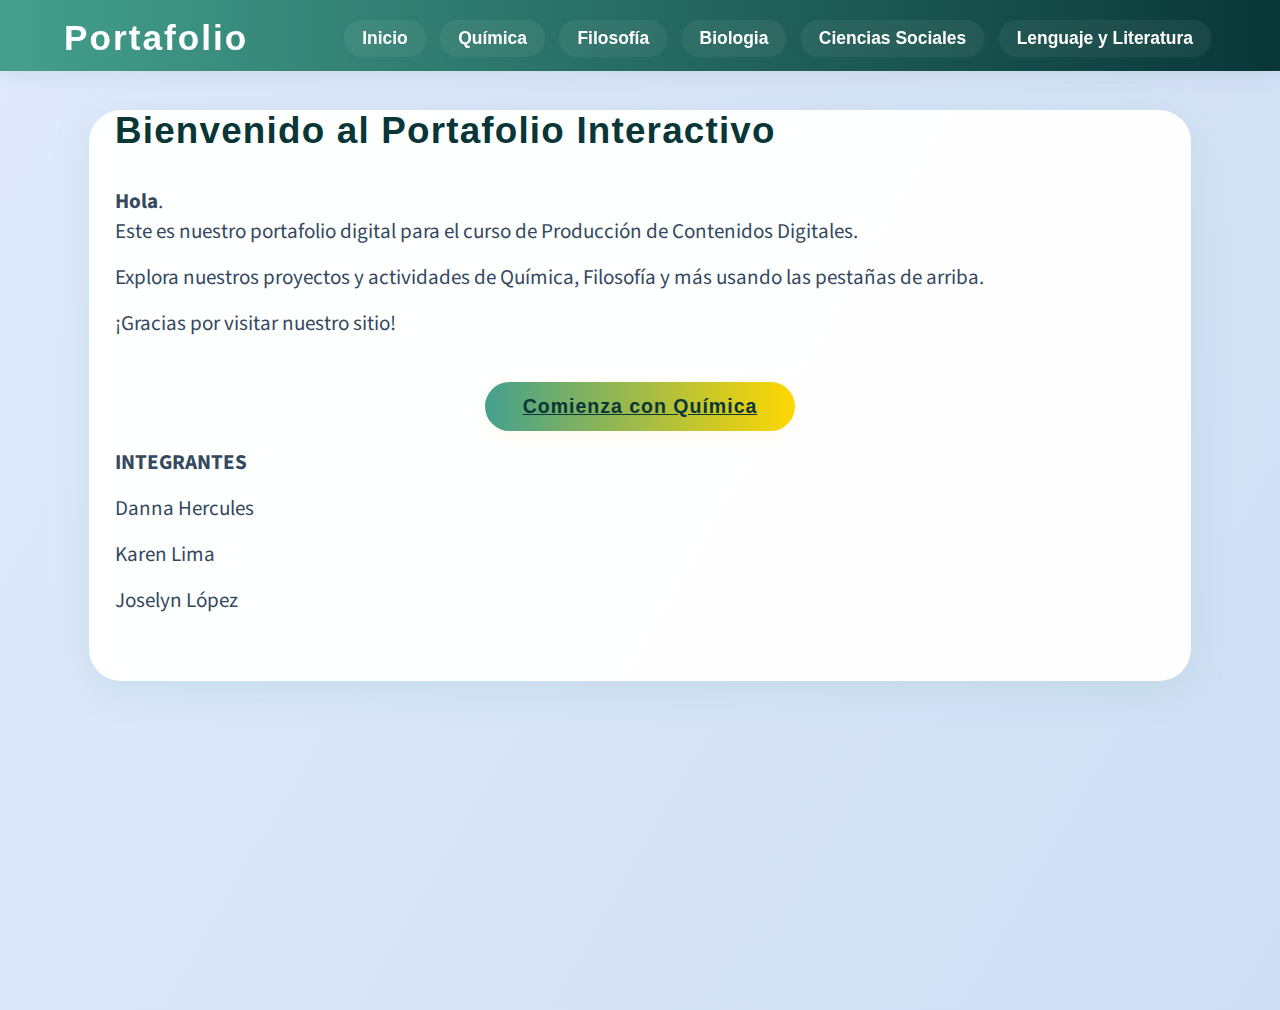
<file: index.html>
<!DOCTYPE html>
<html lang="es">
<head>
  <meta charset="UTF-8">
  <title>Portafolio Interactivo</title>
  <link rel="stylesheet" href="styles.css">
</head>
<body>
  <header class="banner">
    <h1>Portafolio</h1>

    <nav>
      <a href="index.html">Inicio</a>
      <a href="pagina2.html">Química</a>
      <a href="pagina3.html">Filosofía</a>
      <a href="pagina4.html">Biologia</a>
      <a href="pagina5.html">Ciencias Sociales</a>
      <a href="pagina6.html">Lenguaje y Literatura</a>
    </nav>
  </header>
  <main>
    <h2>Bienvenido al Portafolio Interactivo</h2>
    <p><strong>Hola</strong>.<br>
    Este es nuestro portafolio digital para el curso de Producción de Contenidos Digitales.</p>
    <p>Explora nuestros proyectos y actividades de Química, Filosofía y más usando las pestañas de arriba.</p>
    <p>¡Gracias por visitar nuestro sitio!</p>
    <a class="cta-btn" href="pagina2.html">Comienza con Química</a>
    <p><b>INTEGRANTES</b></p>
    <p>Danna Hercules</p>
    <p>Karen Lima</p>
    <p>Joselyn López</p>
  </main>
</body>
</html>
</file>
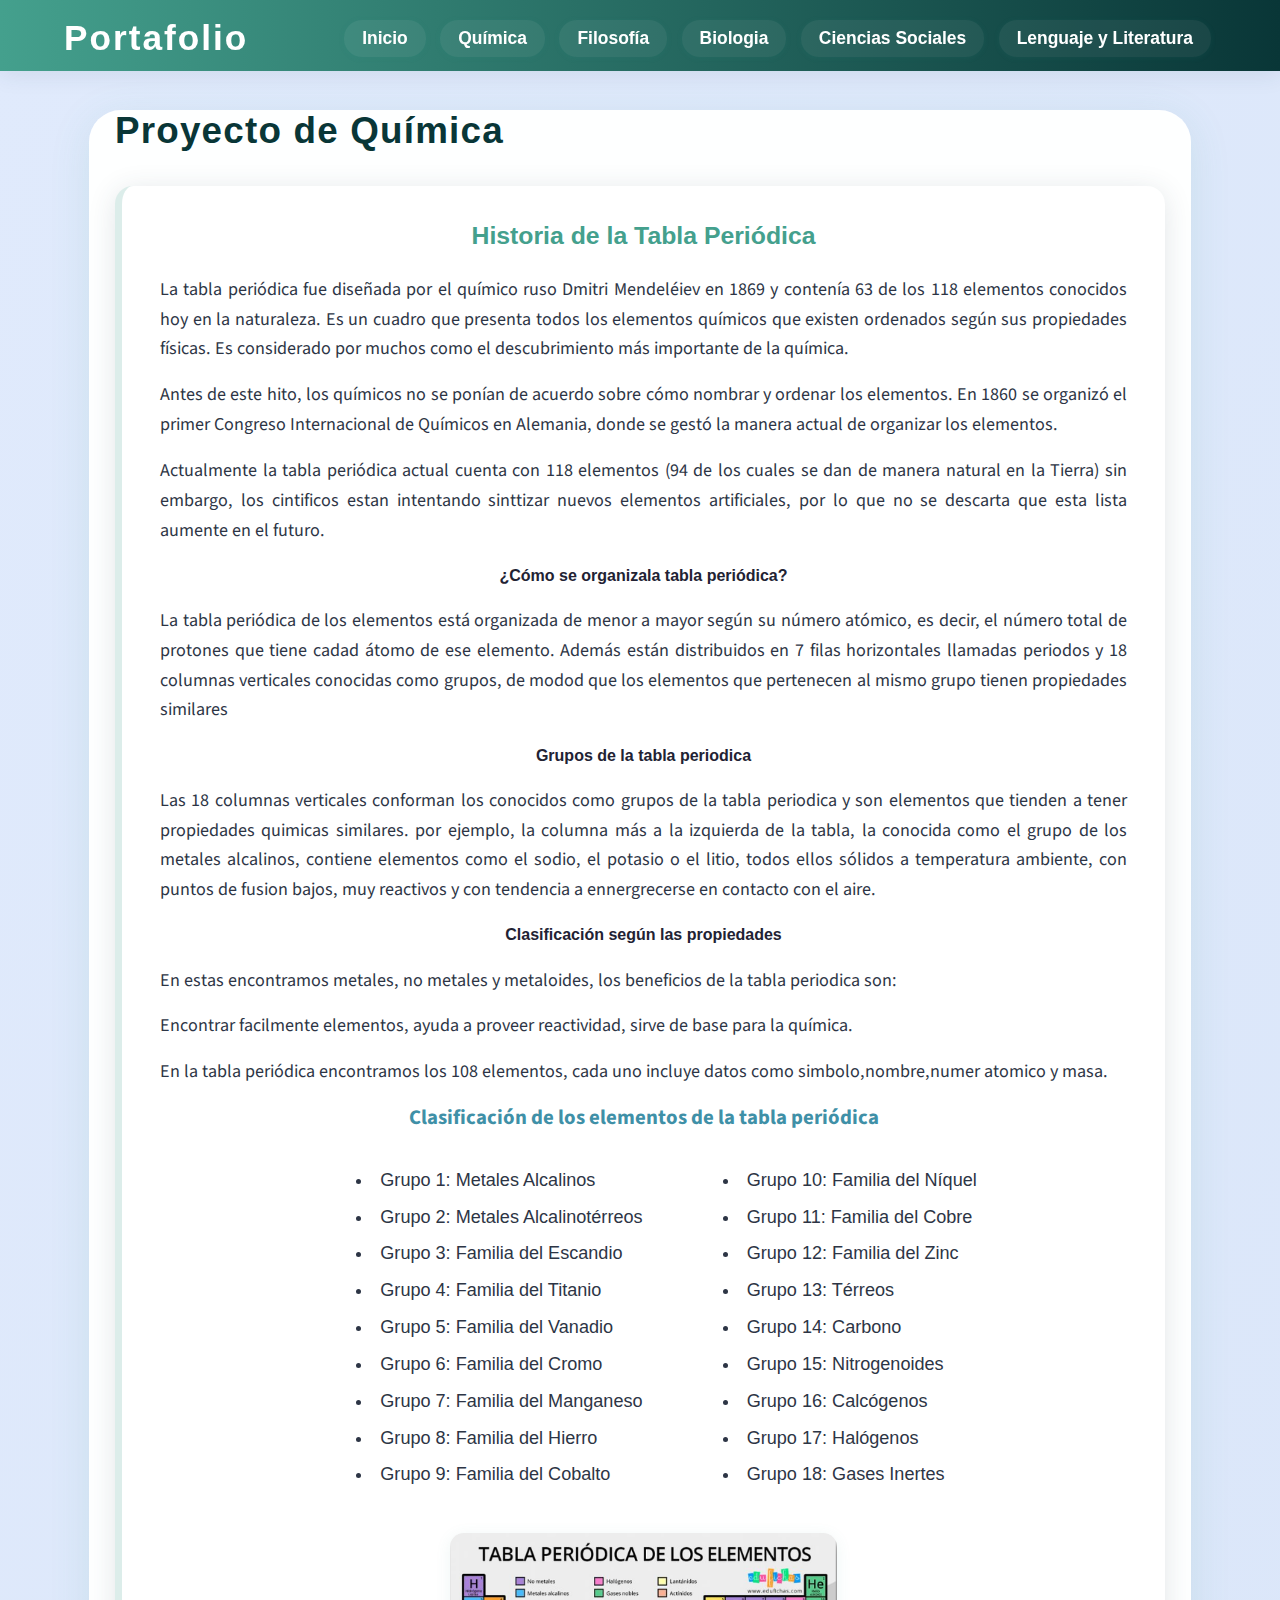
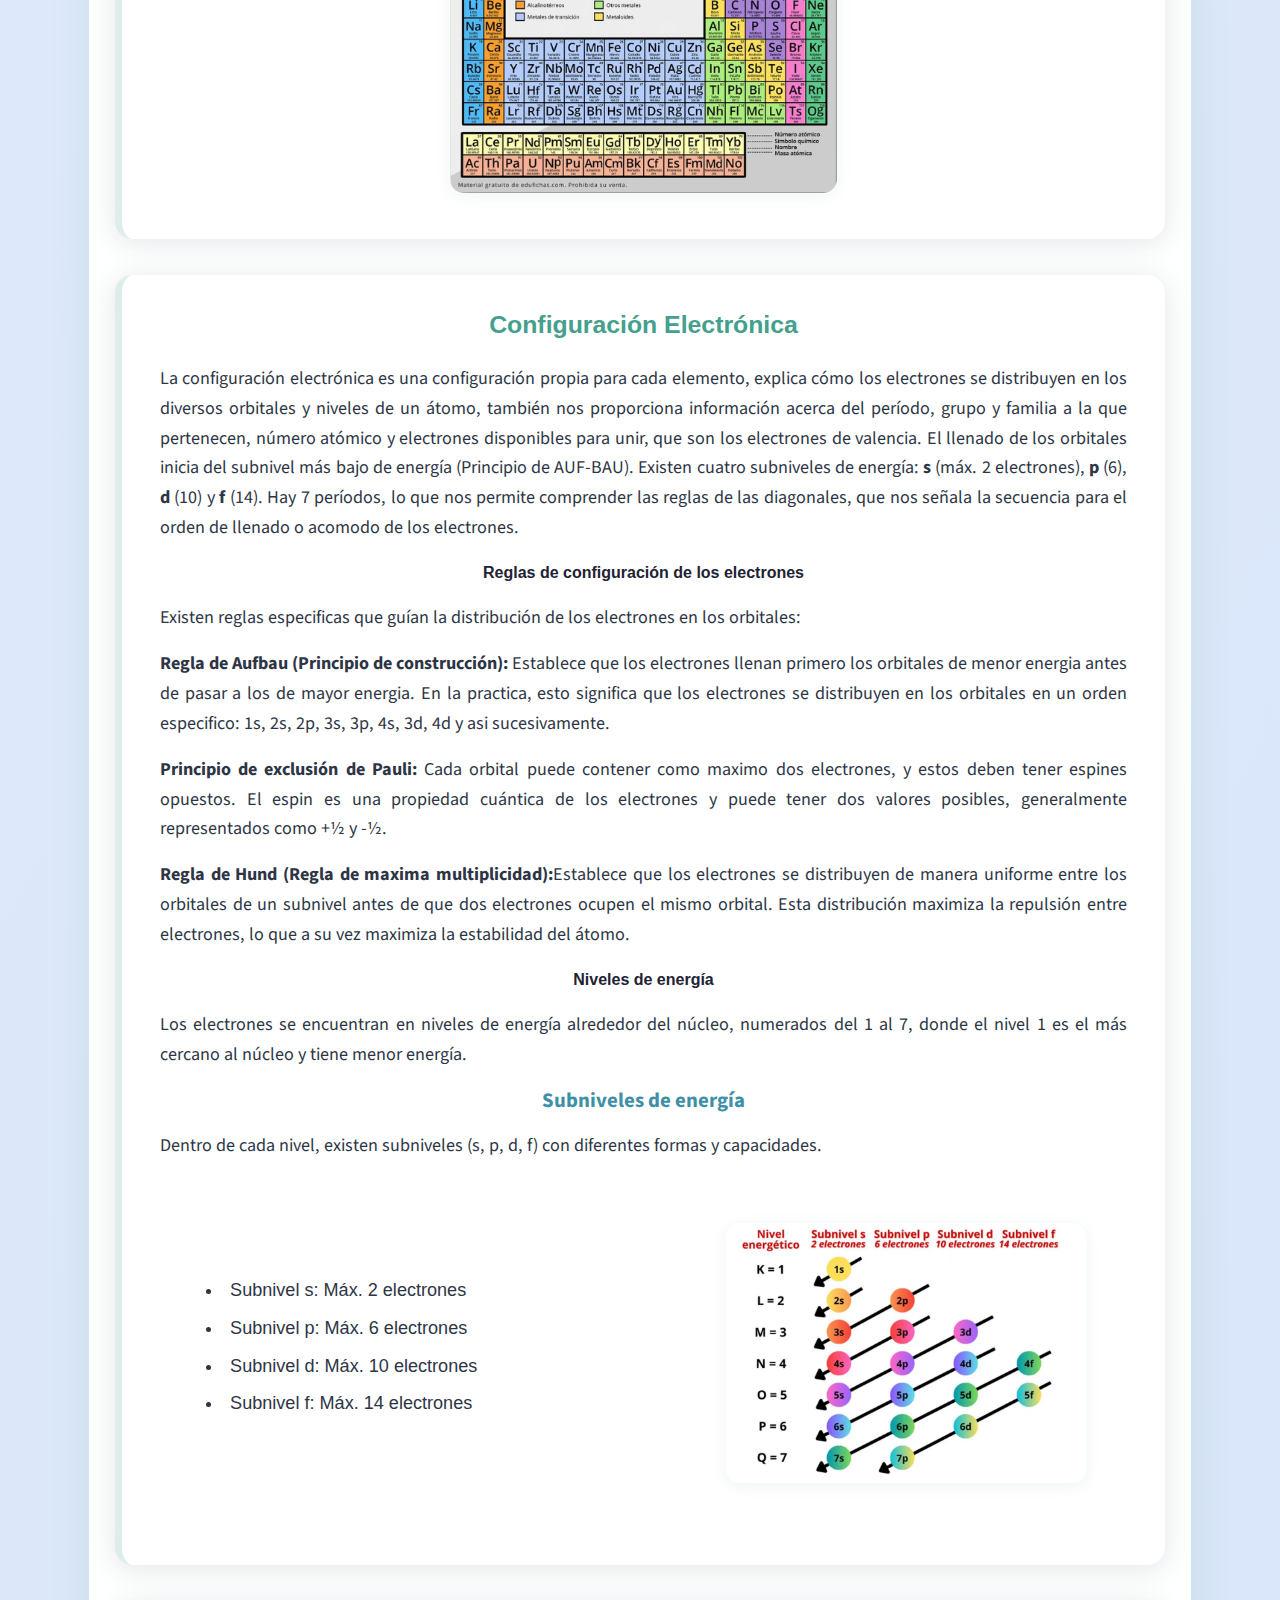
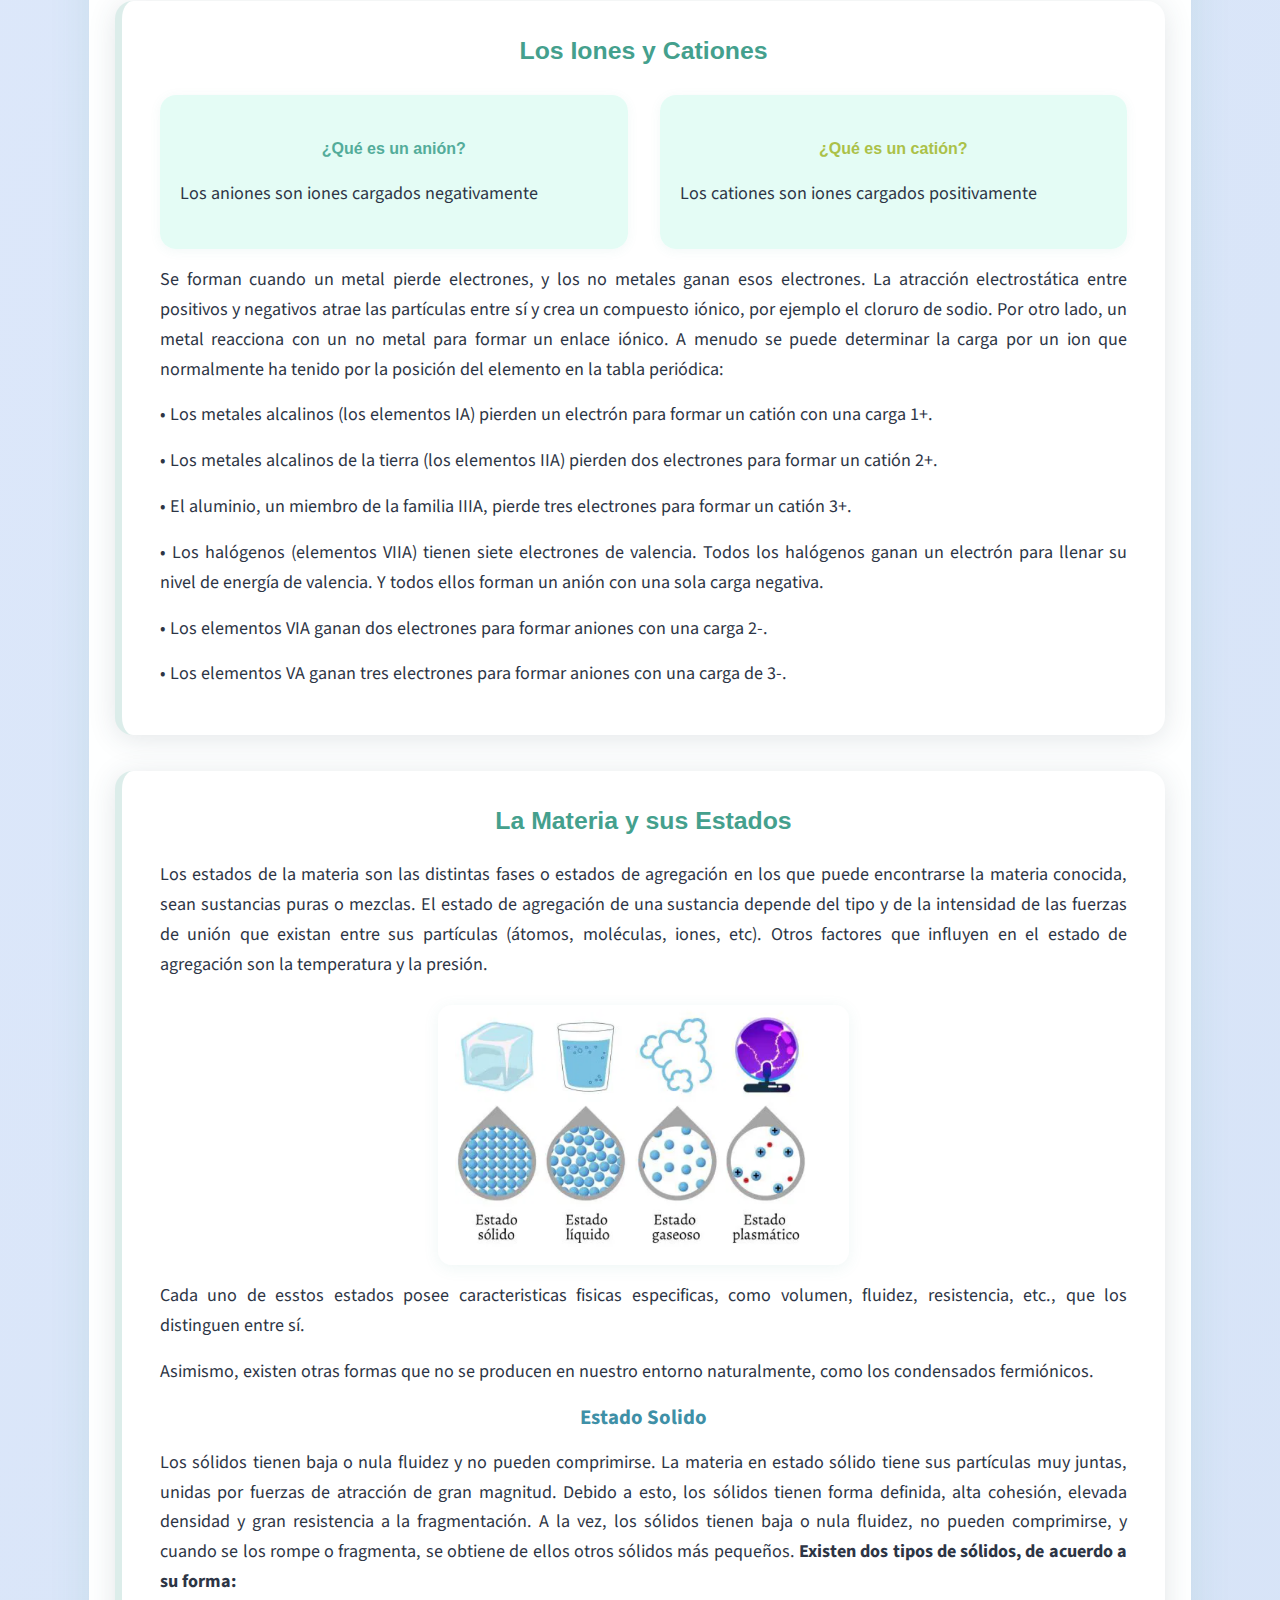
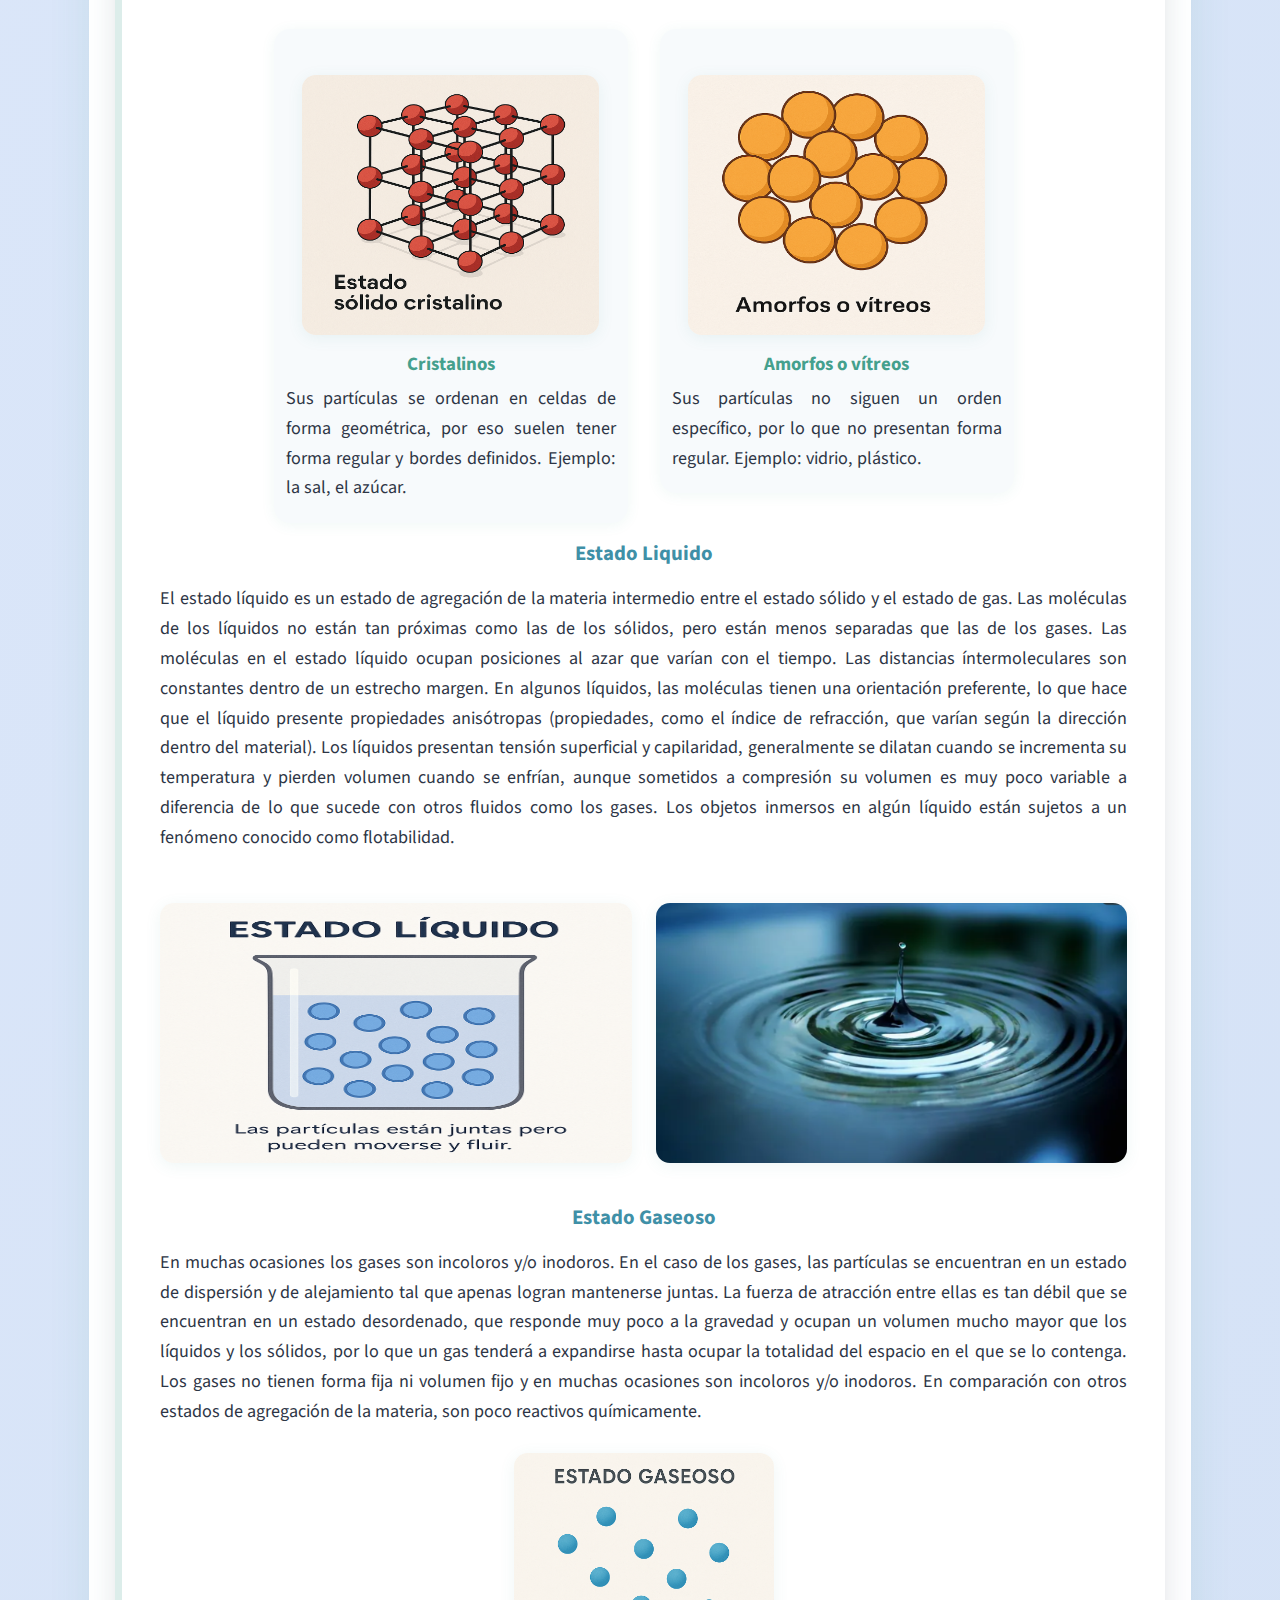
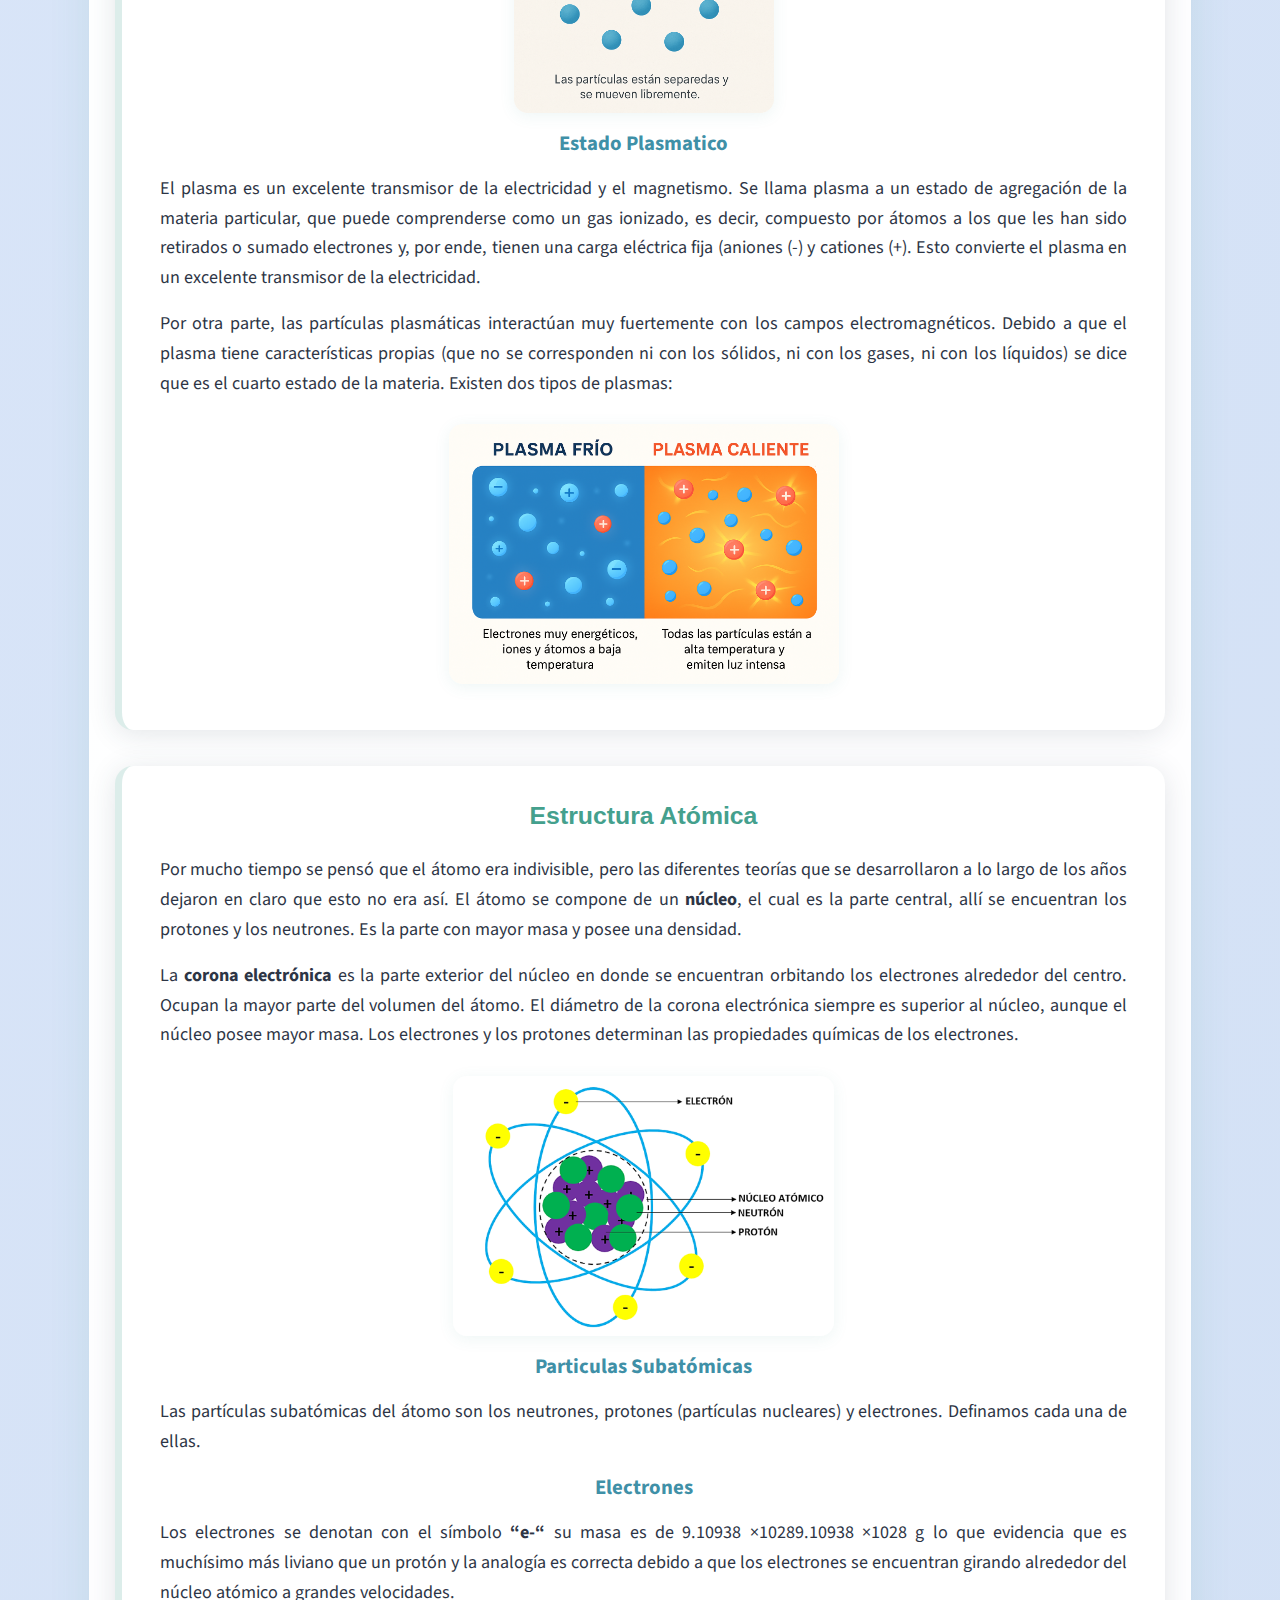
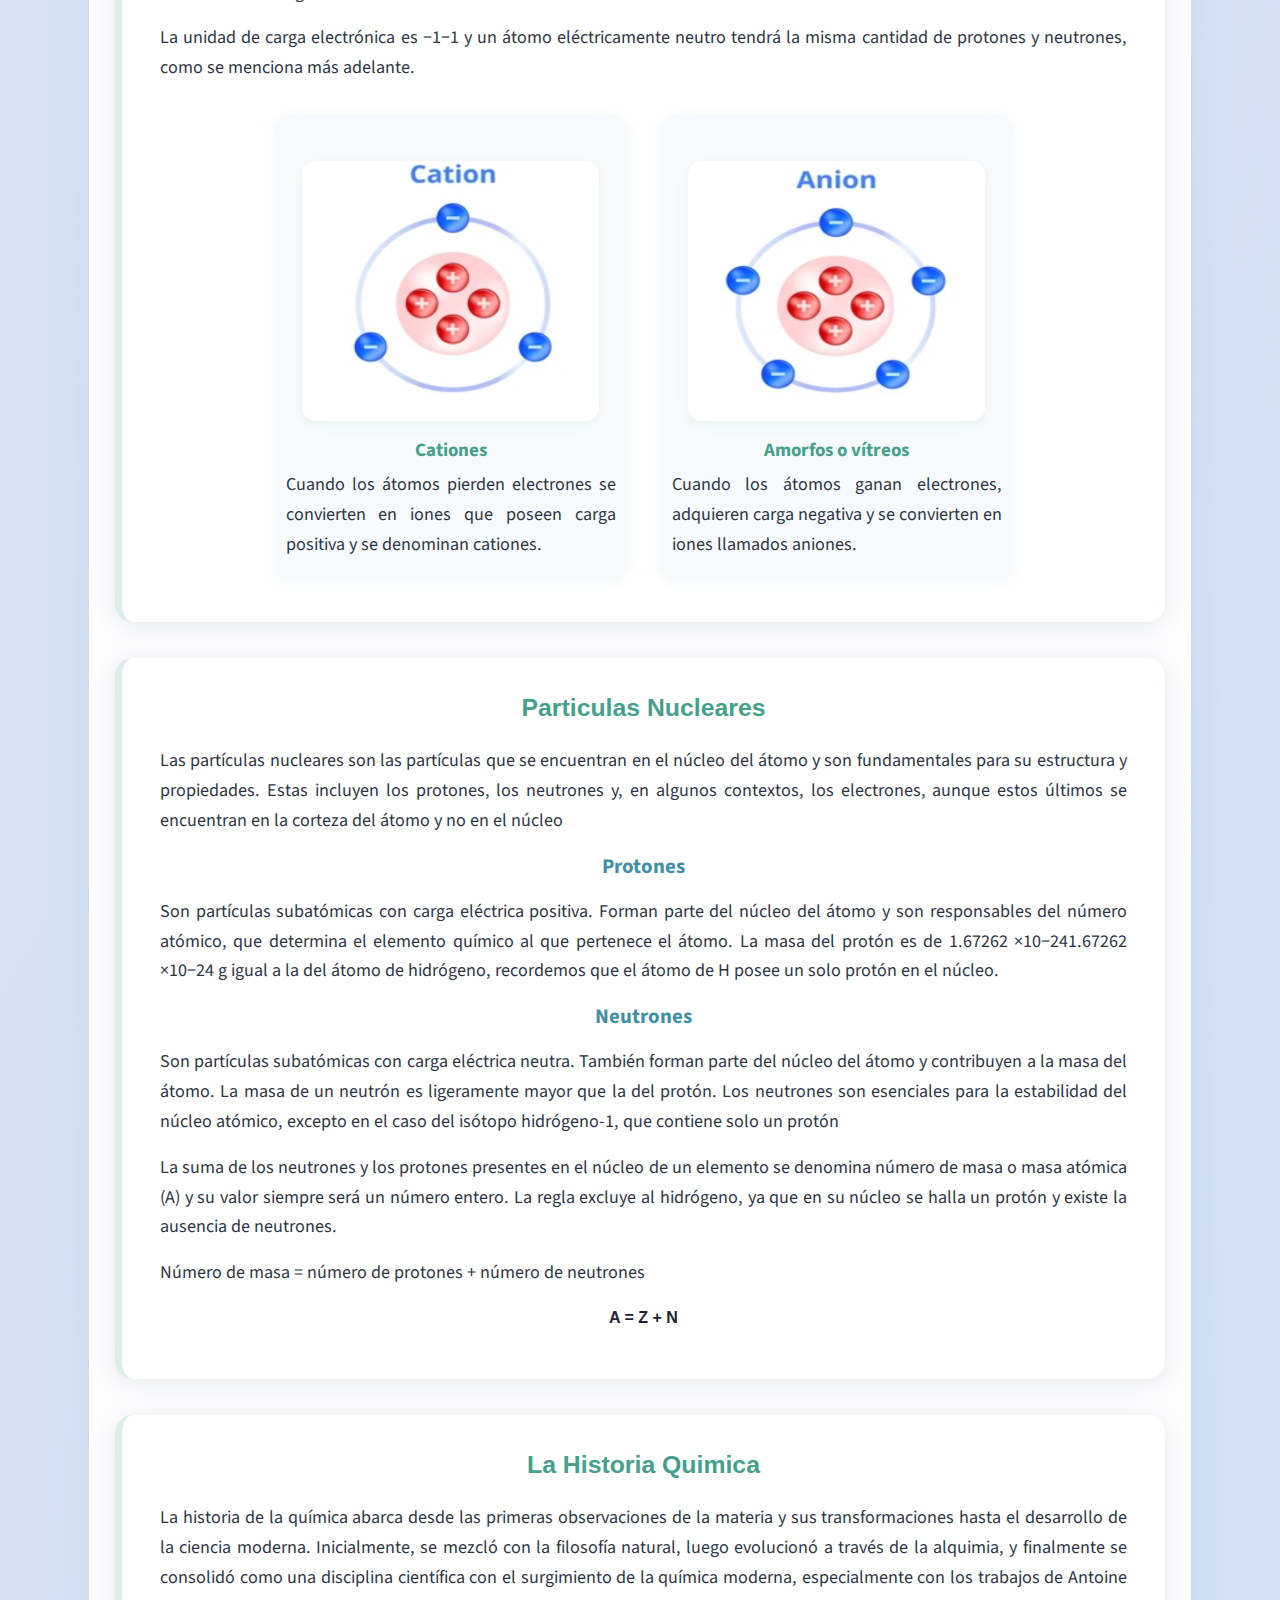
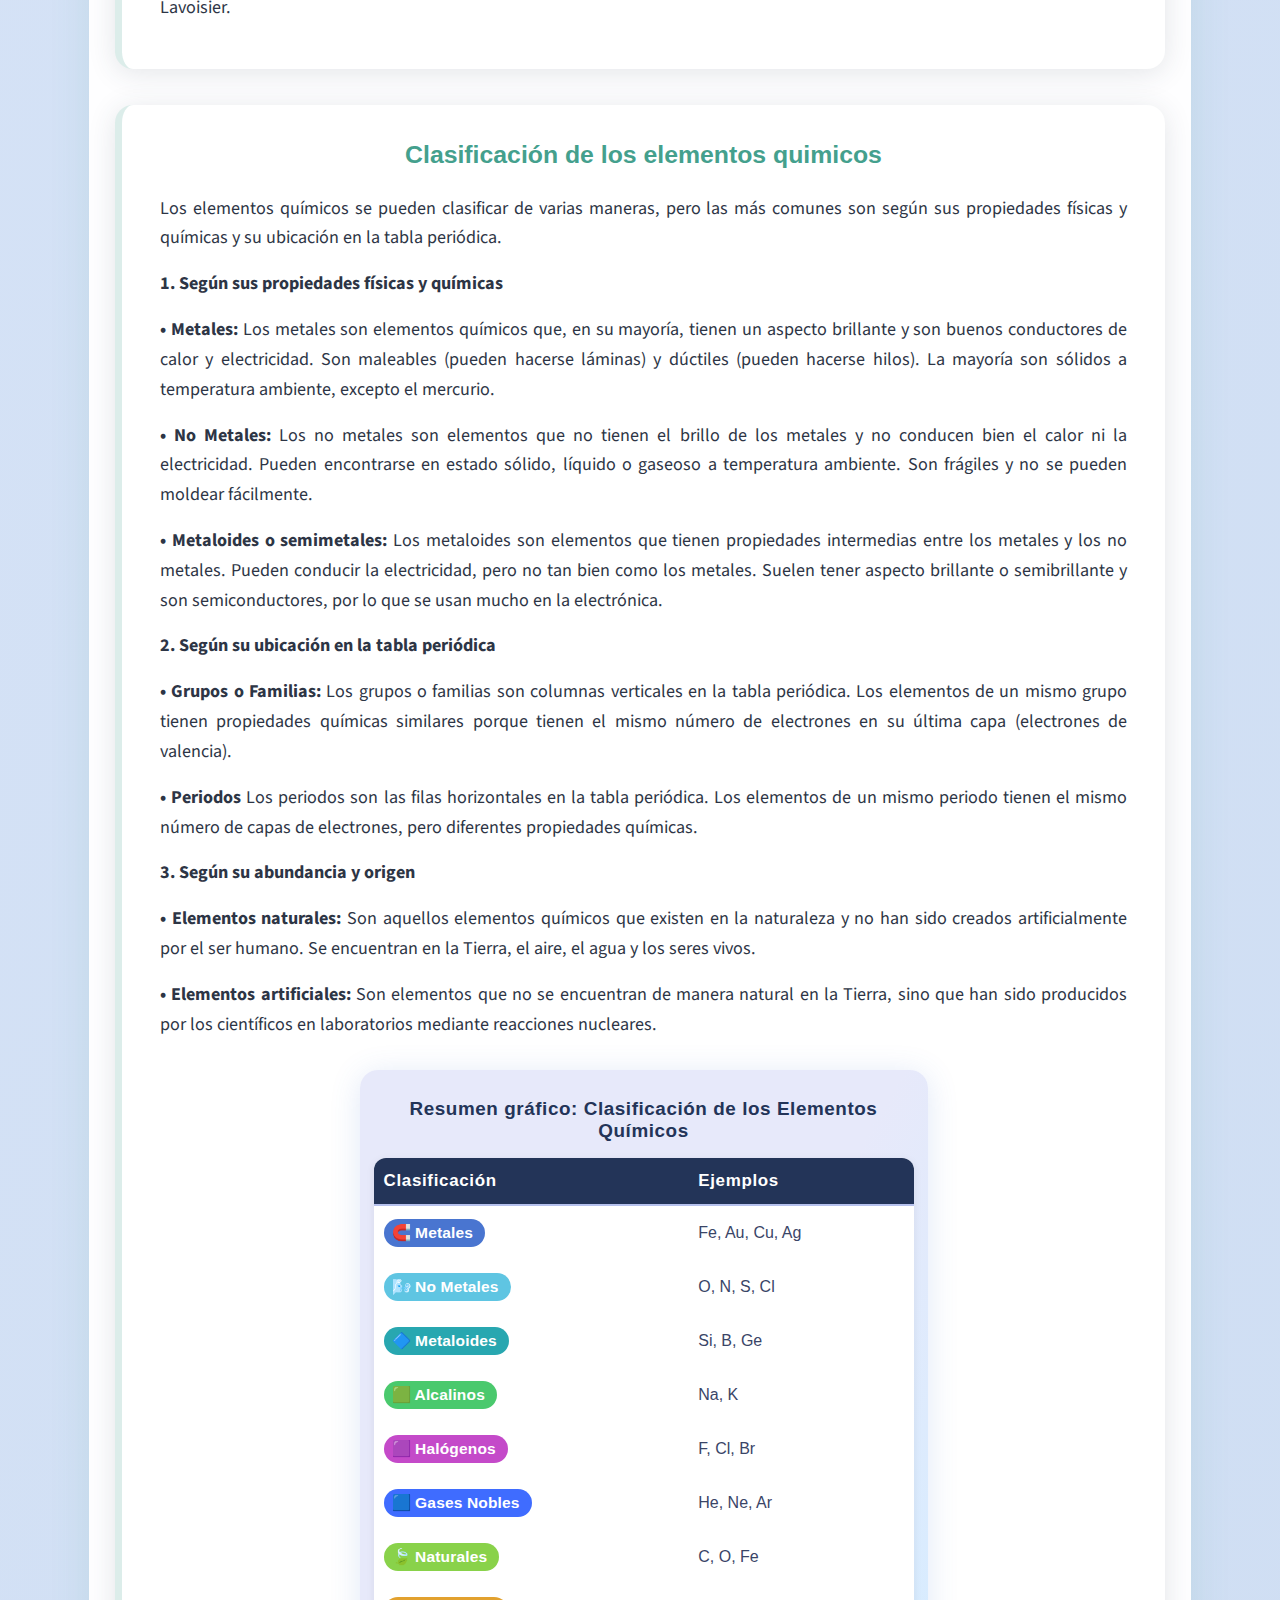
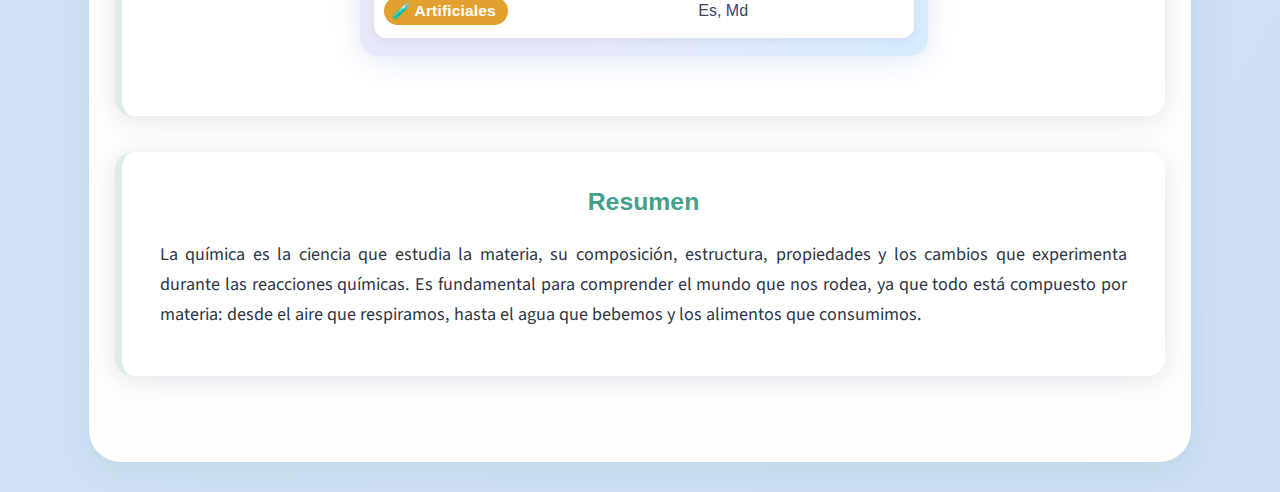
<file: pagina2.html>
<!DOCTYPE html>
<html lang="es">
<head>
  <meta charset="UTF-8">
  <title>Química</title>
  <link rel="stylesheet" href="styles.css">
</head>
<body>
  <header class="banner">
    <h1>Portafolio</h1>
    <nav>
      <a href="index.html">Inicio</a>
      <a href="pagina2.html">Química</a>
      <a href="pagina3.html">Filosofía</a>
      <a href="pagina4.html">Biologia</a>
      <a href="pagina5.html">Ciencias Sociales</a>
      <a href="pagina6.html">Lenguaje y Literatura</a>
    </nav>
  </header>
  <main>
    <h2>Proyecto de Química</h2>

    <div class="section-card">
      <h3>Historia de la Tabla Periódica</h3>

      <p>
        La tabla periódica fue diseñada por el químico ruso Dmitri Mendeléiev en 1869 y contenía 63 de los 118 elementos conocidos hoy en la naturaleza. Es un cuadro que presenta todos los elementos químicos que existen ordenados según sus propiedades físicas. Es considerado por muchos como el descubrimiento más importante de la química.
      </p>
      <p>
        Antes de este hito, los químicos no se ponían de acuerdo sobre cómo nombrar y ordenar los elementos. En 1860 se organizó el primer Congreso Internacional de Químicos en Alemania, donde se gestó la manera actual de organizar los elementos.
      </p>
      <p>Actualmente la tabla periódica actual cuenta con 118 elementos (94 de los cuales se dan de manera natural en la Tierra) sin embargo, los cintificos estan intentando sinttizar nuevos elementos artificiales, por lo que no se descarta que esta lista aumente en el futuro.</p>
      <h4>¿Cómo se organizala tabla periódica?</h4>
      <p>La tabla periódica de los elementos está organizada de menor a mayor según su número atómico, es decir, el número total de protones que tiene cadad átomo de ese elemento. Además están distribuidos en 7 filas horizontales llamadas periodos y 18 columnas verticales conocidas como grupos, de modod que los elementos que pertenecen al mismo grupo tienen propiedades similares</p>
      <h4>Grupos de la tabla periodica </h4>
      <p>Las 18 columnas verticales conforman los conocidos como grupos de la tabla periodica y son elementos que tienden a tener propiedades quimicas similares. por ejemplo, la columna más a la izquierda de la tabla, la conocida como el grupo de los metales alcalinos, contiene elementos como el sodio, el potasio o el litio, todos ellos sólidos a temperatura ambiente, con puntos de fusion bajos, muy reactivos y con tendencia a ennergrecerse en contacto con el aire.</p>
      <h4>Clasificación según las propiedades</h4>
      <p>En estas encontramos metales, no metales y metaloides, los beneficios de la tabla periodica son:</p>
      <p>Encontrar facilmente elementos, ayuda a proveer reactividad, sirve de base para la química.</p>
      <p>En la tabla periódica encontramos los 108 elementos, cada uno incluye datos como simbolo,nombre,numer atomico y masa.</p>
      <h5>Clasificación de los elementos de la tabla periódica</h5>
    <div class="grupos-columns">
    <ul>
      <li>Grupo 1: Metales Alcalinos</li>
      <li>Grupo 2: Metales Alcalinotérreos</li>
      <li>Grupo 3: Familia del Escandio</li>
      <li>Grupo 4: Familia del Titanio</li>
      <li>Grupo 5: Familia del Vanadio</li>
      <li>Grupo 6: Familia del Cromo</li>
      <li>Grupo 7: Familia del Manganeso</li>
      <li>Grupo 8: Familia del Hierro</li>
      <li>Grupo 9: Familia del Cobalto</li>
    </ul>
    <ul>
      <li>Grupo 10: Familia del Níquel</li>
      <li>Grupo 11: Familia del Cobre</li>
      <li>Grupo 12: Familia del Zinc</li>
      <li>Grupo 13: Térreos</li>
      <li>Grupo 14: Carbono</li>
      <li>Grupo 15: Nitrogenoides</li>
      <li>Grupo 16: Calcógenos</li>
      <li>Grupo 17: Halógenos</li>
      <li>Grupo 18: Gases Inertes</li>
    </ul>
  </div>
        <img src="imagenes/tabla.png" alt="Imagen de la tabla periodica">
    </div>


  <div class="section-card">
  <h3>Configuración Electrónica</h3>
  <p>
    La configuración electrónica es una configuración propia para cada elemento, explica cómo los electrones se distribuyen en los diversos orbitales y niveles de un átomo, también nos proporciona información acerca del período, grupo y familia a la que pertenecen, número atómico y electrones disponibles para unir, que son los electrones de valencia.
    El llenado de los orbitales inicia del subnivel más bajo de energía (Principio de AUF-BAU). Existen cuatro subniveles de energía: <strong>s</strong> (máx. 2 electrones), <strong>p</strong> (6), <strong>d</strong> (10) y <strong>f</strong> (14). Hay 7 períodos, lo que nos permite comprender las reglas de las diagonales, que nos señala la secuencia para el orden de llenado o acomodo de los electrones.
  </p>
  <h4>Reglas de configuración de los electrones</h4>
  <p>Existen reglas especificas que guían la distribución de los electrones en los orbitales:</p>
  <p><strong>Regla de Aufbau (Principio de construcción):</strong> Establece que los electrones llenan primero los orbitales de menor energia antes de pasar a los de mayor energia. En la practica, esto significa que los electrones se distribuyen en los orbitales en un orden especifico: 1s, 2s, 2p, 3s, 3p, 4s, 3d, 4d y asi sucesivamente.</p>
  <p><strong>Principio de exclusión de Pauli:</strong> Cada orbital puede contener como maximo dos electrones, y estos deben tener espines opuestos. El espin es una propiedad cuántica de los electrones y puede tener dos valores posibles, generalmente representados como +½ y -½.</p>
  <p><strong>Regla de Hund (Regla de maxima multiplicidad):</strong>Establece que los electrones se distribuyen de manera uniforme entre los orbitales de un subnivel antes de que dos electrones ocupen el mismo orbital. Esta distribución maximiza la repulsión entre electrones, lo que a su vez maximiza la estabilidad del átomo.</p>

  <h4>Niveles de energía</h4>
  <p>Los electrones se encuentran en niveles de energía alrededor del núcleo, numerados del 1 al 7, donde el nivel 1 es el más cercano al núcleo y tiene menor energía.</p>
  <h5>Subniveles de energía</h5>
  <p>Dentro de cada nivel, existen subniveles (s, p, d, f) con diferentes formas y capacidades.</p>
  <div class="info-imagen">
    <ul>
      <li>Subnivel s: Máx. 2 electrones</li>
      <li>Subnivel p: Máx. 6 electrones</li>
      <li>Subnivel d: Máx. 10 electrones</li>
      <li>Subnivel f: Máx. 14 electrones</li>
    </ul>
    <div class="img-columna">
      <img src="imagenes/configuracion electronica.png" alt="Configuración electrónica">
    </div>
    </div>
    </div>


    <div class="section-card">
      <h3>Los Iones y Cationes</h3>
      <div class="ion-columns">
      <div class="info-anion">
        <h4>¿Qué es un anión?</h4>
        <p>Los aniones son iones cargados negativamente</p>
      </div>
      <div class="info-cation">
        <h4>¿Qué es un catión?</h4>
        <p>Los cationes son iones cargados positivamente</p>
      </div>
    </div>
    <p>Se forman cuando un metal pierde electrones, y los no metales ganan esos electrones. La atracción electrostática entre positivos y negativos atrae las partículas entre sí y crea un compuesto iónico, por ejemplo el cloruro de sodio.
      Por otro lado, un metal reacciona con un no metal para formar un enlace iónico. A menudo se puede determinar la carga por un ion que normalmente ha tenido por la posición del elemento en la tabla periódica:
  </p>
  <p>•	Los metales alcalinos (los elementos IA) pierden un electrón para formar un catión con una carga 1+.</p>
  <p>•	Los metales alcalinos de la tierra (los elementos IIA) pierden dos electrones para formar un catión 2+.</p>
  <p>•	El aluminio, un miembro de la familia IIIA, pierde tres electrones para formar un catión 3+.</p>
  <p>•	Los halógenos (elementos VIIA) tienen siete electrones de valencia. Todos los halógenos ganan un electrón para llenar su nivel de energía de valencia. Y todos ellos forman un anión con una sola carga negativa.</p>
  <p>•	Los elementos VIA ganan dos electrones para formar aniones con una carga 2-.</p>
  <p>•	Los elementos VA ganan tres electrones para formar aniones con una carga de 3-.</p>
    </div>

    <div class="section-card">
      <h3>La Materia y sus Estados</h3>
      <p>
        Los estados de la materia son las distintas fases o estados de agregación en los que puede encontrarse la materia conocida, sean sustancias puras o mezclas. El estado de agregación de una sustancia depende del tipo y de la intensidad de las fuerzas de unión que existan entre sus partículas (átomos, moléculas, iones, etc).
        Otros factores que influyen en el estado de agregación son la temperatura y la presión.
      </p>
      <img src="imagenes/estado-materia.png" alt="Estados de la materia">
      <p>Cada uno de esstos estados posee caracteristicas fisicas especificas, como volumen, fluidez, resistencia, etc., que los distinguen entre sí.</p>
      <p>Asimismo, existen otras formas que no se producen en nuestro entorno naturalmente, como los condensados fermiónicos.</p>
      <h5>Estado Solido</h5>
      <p>Los sólidos tienen baja o nula fluidez y no pueden comprimirse.
        La materia en estado sólido tiene sus partículas muy juntas, unidas por fuerzas de atracción de gran magnitud. Debido a esto, los sólidos tienen forma definida, alta cohesión, elevada densidad  y gran resistencia a la fragmentación.
        A la vez, los sólidos tienen baja o nula fluidez, no pueden comprimirse, y cuando se los rompe o fragmenta, se obtiene de ellos otros sólidos más pequeños. <strong>Existen dos tipos de sólidos, de acuerdo a su forma:</strong></p>
      <div class="solido-tipos">
  <div class="solido-tipo">
    <img src="imagenes/solido-cristalino.png" alt="Cristalino">
    <h5>Cristalinos</h5>
    <p>
      Sus partículas se ordenan en celdas de forma geométrica, por eso suelen tener forma regular y bordes definidos. Ejemplo: la sal, el azúcar.
    </p>
  </div>
  <div class="solido-tipo">
    <img src="imagenes/solido-amorfo.png" alt="Amorfos o vítreos">
    <h5>Amorfos o vítreos</h5>
    <p>
      Sus partículas no siguen un orden específico, por lo que no presentan forma regular. Ejemplo: vidrio, plástico.
    </p>
  </div>
</div>
<h5>Estado Liquido</h5>
<p>El estado líquido es un estado de agregación de la materia intermedio entre el estado sólido y el estado de gas. Las moléculas de los líquidos no están tan próximas como las de los sólidos, pero están menos separadas que las de los gases. Las moléculas en el estado líquido ocupan posiciones al azar que varían con el tiempo. Las distancias íntermoleculares son constantes dentro de un estrecho margen.
  En algunos líquidos, las moléculas tienen una orientación preferente, lo que hace que el líquido presente propiedades anisótropas (propiedades, como el índice de refracción, que varían según la dirección dentro del material).
  Los líquidos presentan tensión superficial y capilaridad, generalmente se dilatan cuando se incrementa su temperatura y pierden volumen cuando se enfrían, aunque sometidos a compresión su volumen es muy poco variable a diferencia de lo que sucede con otros fluidos como los gases. Los objetos inmersos en algún líquido están sujetos a un fenómeno conocido como flotabilidad.</p>
<div class="imagenes-columnas">
  <img src="imagenes/liquido-1.png" alt="Primera imagen">
  <img src="imagenes/liquido.png" alt="Segunda imagen">
</div>
<h5>Estado Gaseoso</h5>
<p> En muchas ocasiones los gases son incoloros y/o inodoros.
    En el caso de los gases, las partículas se encuentran en un estado de dispersión y de alejamiento tal que apenas logran mantenerse juntas.
    La fuerza de atracción entre ellas es tan débil que se encuentran en un estado desordenado, que responde muy poco a la gravedad y ocupan un volumen mucho mayor que los líquidos y los sólidos, por lo que un gas tenderá a expandirse hasta ocupar la totalidad del espacio en el que se lo contenga.
    Los gases no tienen forma fija ni volumen fijo y en muchas ocasiones son incoloros y/o inodoros. En comparación con otros estados de agregación de la materia, son poco reactivos químicamente.
  </p>
  <img src="imagenes/gaseoso.png" alt="Estado gaseoso">
<h5>Estado Plasmatico</h5>
<p>El plasma es un excelente transmisor de la electricidad y el magnetismo.
  Se llama plasma a un estado de agregación de la materia particular, que puede comprenderse como un gas ionizado, es decir, compuesto por átomos a los que les han sido retirados o sumado electrones y, por ende, tienen una carga eléctrica fija (aniones (-) y cationes (+). Esto convierte el plasma en un excelente transmisor de la electricidad.
</p>
<p>Por otra parte, las partículas plasmáticas interactúan muy fuertemente con los campos electromagnéticos. Debido a que el plasma tiene características propias (que no se corresponden ni con los sólidos, ni con los gases, ni con los líquidos) se dice que es el cuarto estado de la materia.
  Existen dos tipos de plasmas:
</p>
<img src="imagenes/plasmatico.png" alt="Estado Plasmatico">
</div>

    <div class="section-card">
      <h3>Estructura Atómica</h3>
      <p>
        Por mucho tiempo se pensó que el átomo era indivisible, pero las diferentes teorías que se desarrollaron a lo largo de los años dejaron en claro que esto no era así. El átomo se compone de un <strong>núcleo</strong>, el cual es la parte central, allí se encuentran los protones y los neutrones. Es la parte con mayor masa y posee una densidad.
      </p>
      <p>La <strong>corona electrónica</strong> es la parte exterior del núcleo en donde se encuentran orbitando los electrones alrededor del centro. Ocupan la mayor parte del volumen del átomo. El diámetro de la corona electrónica siempre es superior al núcleo, aunque el núcleo posee mayor masa. Los electrones y los protones determinan las propiedades químicas de los  electrones.</p>
      <img src="imagenes/estructura-atomica.png" alt="Estructura atomica">
      <h5>Particulas Subatómicas</h5>
      <p>Las partículas subatómicas del átomo son los neutrones, protones (partículas nucleares) y electrones. Definamos cada una de ellas.</p>
      <h5>Electrones</h5>
      <p>Los electrones se denotan con el símbolo <strong>“e-“</strong> su masa es de 9.10938 ×10289.10938 ×1028 g lo que evidencia que es muchísimo más liviano que un protón y la analogía es correcta debido a que los electrones se encuentran girando alrededor del núcleo atómico a grandes velocidades.</p>
      <p>La unidad de carga electrónica es −1−1 y un átomo eléctricamente neutro tendrá la misma cantidad de protones y neutrones, como se menciona más adelante.</p>
    <div class="solido-tipos">
  <div class="solido-tipo">
    <img src="imagenes/cation.png" alt="Cation">
    <h5>Cationes</h5>
    <p>
      Cuando los átomos pierden electrones se convierten en iones que poseen carga positiva y se denominan cationes.
    </p>
  </div>
  <div class="solido-tipo">
    <img src="imagenes/anion.png" alt="anion">
    <h5>Amorfos o vítreos</h5>
    <p>
      Cuando los átomos ganan electrones, adquieren carga negativa y se convierten en iones llamados aniones.
    </p>
  </div>
</div>
    </div>

    <div class="section-card">
      <h3>Particulas Nucleares</h3>
      <p>Las partículas nucleares son las partículas que se encuentran en el núcleo del átomo y son fundamentales para su estructura y propiedades. Estas incluyen los protones, los neutrones y, en algunos contextos, los electrones, aunque estos últimos se encuentran en la corteza del átomo y no en el núcleo</p>
      <h5>Protones</h5>
      <p>Son partículas subatómicas con carga eléctrica positiva. Forman parte del núcleo del átomo y son responsables del número atómico, que determina el elemento químico al que pertenece el átomo. La masa del protón es de 1.67262 ×10−241.67262 ×10−24 g igual a la del átomo de hidrógeno, recordemos que el átomo de H posee un solo protón en el núcleo.</p>
      <h5>Neutrones</h5>
      <p> Son partículas subatómicas con carga eléctrica neutra. También forman parte del núcleo del átomo y contribuyen a la masa del átomo. La masa de un neutrón es ligeramente mayor que la del protón.
          Los neutrones son esenciales para la estabilidad del núcleo atómico, excepto en el caso del isótopo hidrógeno-1, que contiene solo un protón</p>
      <p>La suma de los neutrones y los protones presentes en el núcleo de un elemento se denomina número de masa o masa atómica (A) y su valor siempre será un número entero.
        La regla excluye al hidrógeno, ya que en su núcleo se halla un protón y existe la ausencia de neutrones.
      </p>
      <p>Número de masa = número de protones + número de neutrones</p>
      <h4>A = Z + N</h4>
    </div>

    <div class="section-card">
      <h3>La Historia Quimica</h3>
      <p>
        La historia de la química abarca desde las primeras observaciones de la materia y sus transformaciones hasta el desarrollo de la ciencia moderna. Inicialmente, se mezcló con la filosofía natural, luego evolucionó a través de la alquimia, y finalmente se consolidó como una disciplina científica con el surgimiento de la química moderna, especialmente con los trabajos de Antoine Lavoisier.
      </p>
    </div>

    <div class="section-card">
      <h3>Clasificación de los elementos quimicos</h3>
      <p>
        Los elementos químicos se pueden clasificar de varias maneras, pero las más comunes son según sus propiedades físicas y químicas y su ubicación en la tabla periódica.
      </p>
      <p><strong>1. Según sus propiedades físicas y químicas</strong></p>
      <p><strong>• Metales:</strong> Los metales son elementos químicos que, en su mayoría, tienen un aspecto brillante y son buenos conductores de calor y electricidad. Son maleables (pueden hacerse láminas) y dúctiles (pueden hacerse hilos). La mayoría son sólidos a temperatura ambiente, excepto el mercurio.</p>
      <p><strong>• No Metales:</strong> Los no metales son elementos que no tienen el brillo de los metales y no conducen bien el calor ni la electricidad. Pueden encontrarse en estado sólido, líquido o gaseoso a temperatura ambiente. Son frágiles y no se pueden moldear fácilmente.</p>
      <p><strong>• Metaloides o semimetales:</strong> Los metaloides son elementos que tienen propiedades intermedias entre los metales y los no metales. Pueden conducir la electricidad, pero no tan bien como los metales. Suelen tener aspecto brillante o semibrillante y son semiconductores, por lo que se usan mucho en la electrónica.</p>
      <p><strong>2. Según su ubicación en la tabla periódica</strong></p>
      <p><strong>• Grupos o Familias:</strong> Los grupos o familias son columnas verticales en la tabla periódica. Los elementos de un mismo grupo tienen propiedades químicas similares porque tienen el mismo número de electrones en su última capa (electrones de valencia).</p>
      <p><strong>• Periodos</strong> Los periodos son las filas horizontales en la tabla periódica. Los elementos de un mismo periodo tienen el mismo número de capas de electrones, pero diferentes propiedades químicas.</p>
      <p><strong>3. Según su abundancia y origen</strong></p>
      <p><strong>• Elementos naturales:</strong> Son aquellos elementos químicos que existen en la naturaleza y no han sido creados artificialmente por el ser humano. Se encuentran en la Tierra, el aire, el agua y los seres vivos.</p>
      <p><strong>• Elementos artificiales:</strong> Son elementos que no se encuentran de manera natural en la Tierra, sino que han sido producidos por los científicos en laboratorios mediante reacciones nucleares.</p>
      <p><strong></strong></p>
<div class="tabla-quimica-mod">
  <h2>Resumen gráfico: Clasificación de los Elementos Químicos</h2>
  <table>
    <thead>
      <tr>
        <th>Clasificación</th>
        <th>Ejemplos</th>
      </tr>
    </thead>
    <tbody>
      <tr>
        <td><span class="etiqueta metal">🧲 Metales</span></td>
        <td>Fe, Au, Cu, Ag</td>
      </tr>
      <tr>
        <td><span class="etiqueta no-metal">🌬️ No Metales</span></td>
        <td>O, N, S, Cl</td>
      </tr>
      <tr>
        <td><span class="etiqueta metaloide">🔷 Metaloides</span></td>
        <td>Si, B, Ge</td>
      </tr>
      <tr>
        <td><span class="etiqueta alcalino">🟩 Alcalinos</span></td>
        <td>Na, K</td>
      </tr>
      <tr>
        <td><span class="etiqueta halogeno">🟪 Halógenos</span></td>
        <td>F, Cl, Br</td>
      </tr>
      <tr>
        <td><span class="etiqueta noble">🟦 Gases Nobles</span></td>
        <td>He, Ne, Ar</td>
      </tr>
      <tr>
        <td><span class="etiqueta natural">🍃 Naturales</span></td>
        <td>C, O, Fe</td>
      </tr>
      <tr>
        <td><span class="etiqueta artificial">🧪 Artificiales</span></td>
        <td>Es, Md</td>
      </tr>
    </tbody>
  </table>
</div>
    </div>

    <div class="section-card">
      <h3>Resumen</h3>
      <p>
        La química es la ciencia que estudia la materia, su composición, estructura, propiedades y los cambios que experimenta durante las reacciones químicas. Es fundamental para comprender el mundo que nos rodea, ya que todo está compuesto por materia: desde el aire que respiramos, hasta el agua que bebemos y los alimentos que consumimos.
      </p>
    </div>
  </main>
  <script>
    let lastScroll = 0;
    window.addEventListener('scroll', () => {
      let curr = window.scrollY;
      if(curr > lastScroll && curr > 60) {
        document.body.classList.add('hide-header');
      } else {
        document.body.classList.remove('hide-header');
      }
      lastScroll = curr;
    });
  </script>
</body>
</html>
</file>
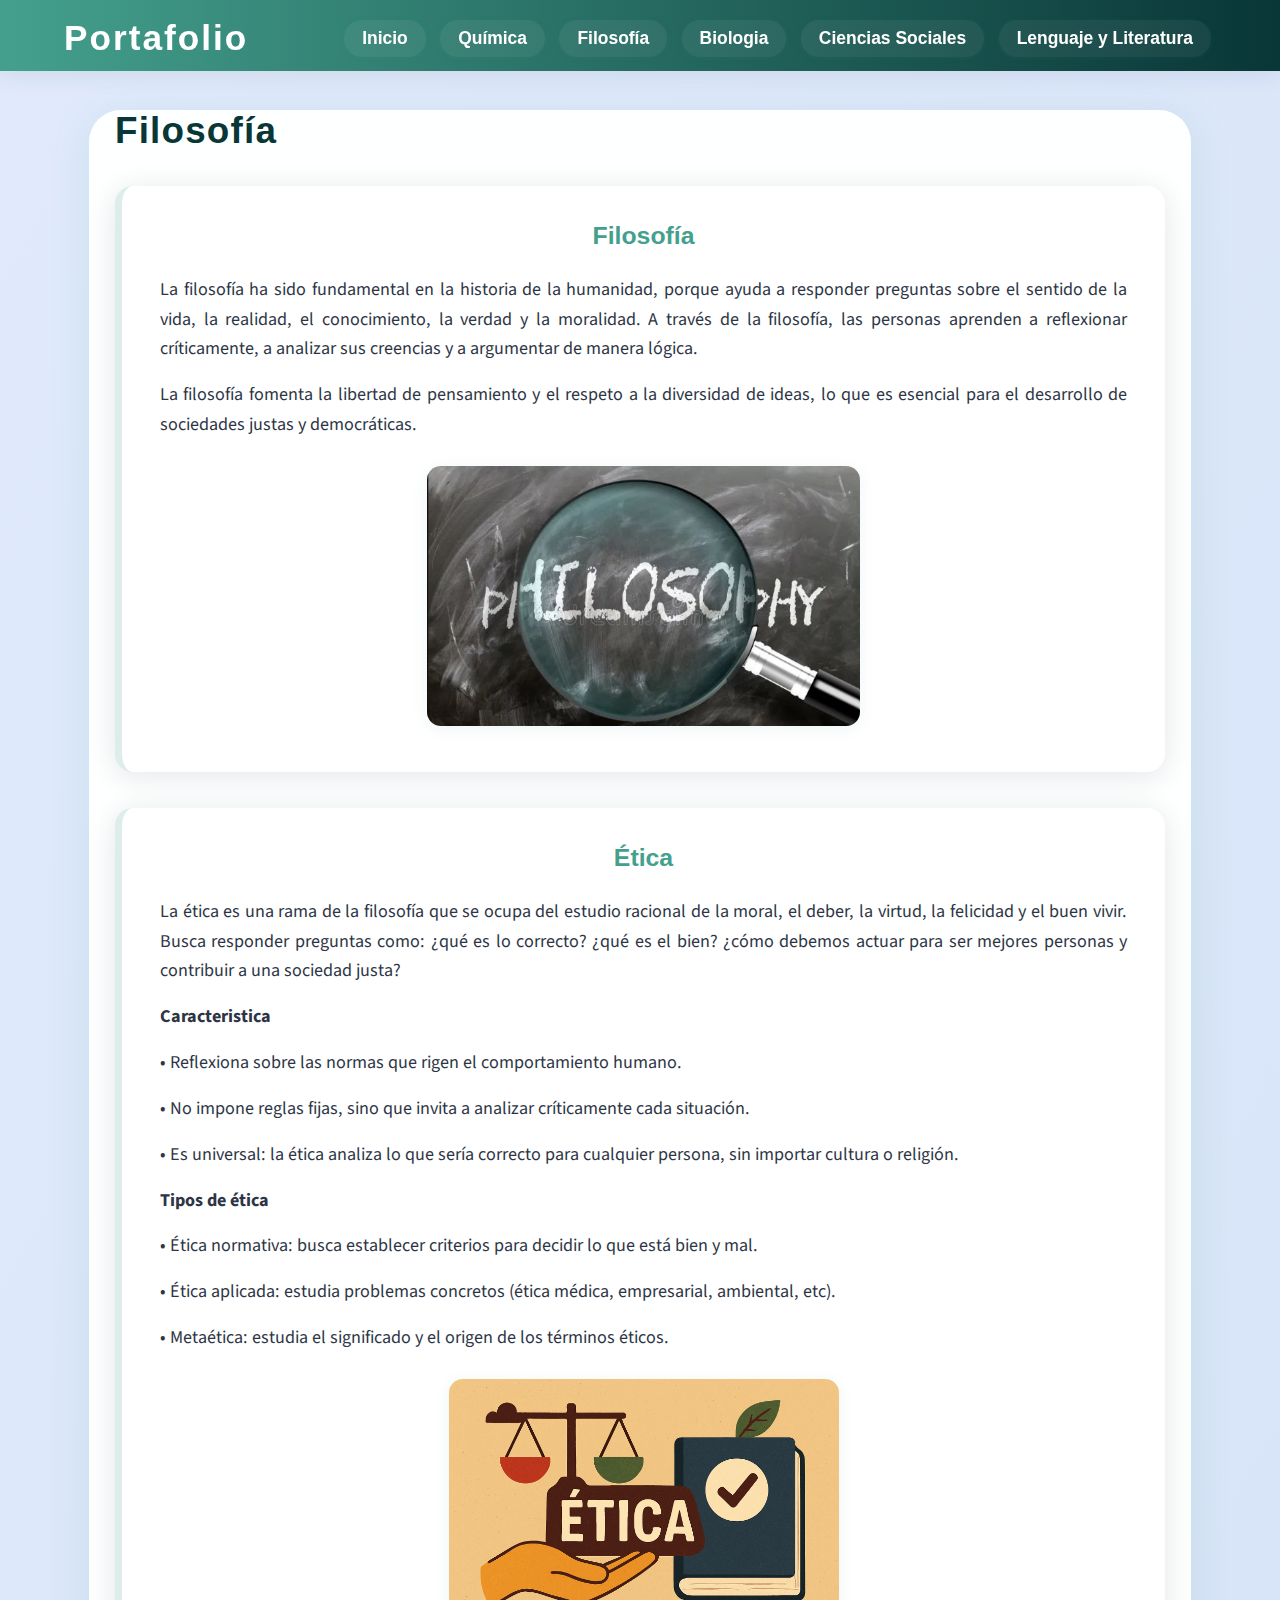
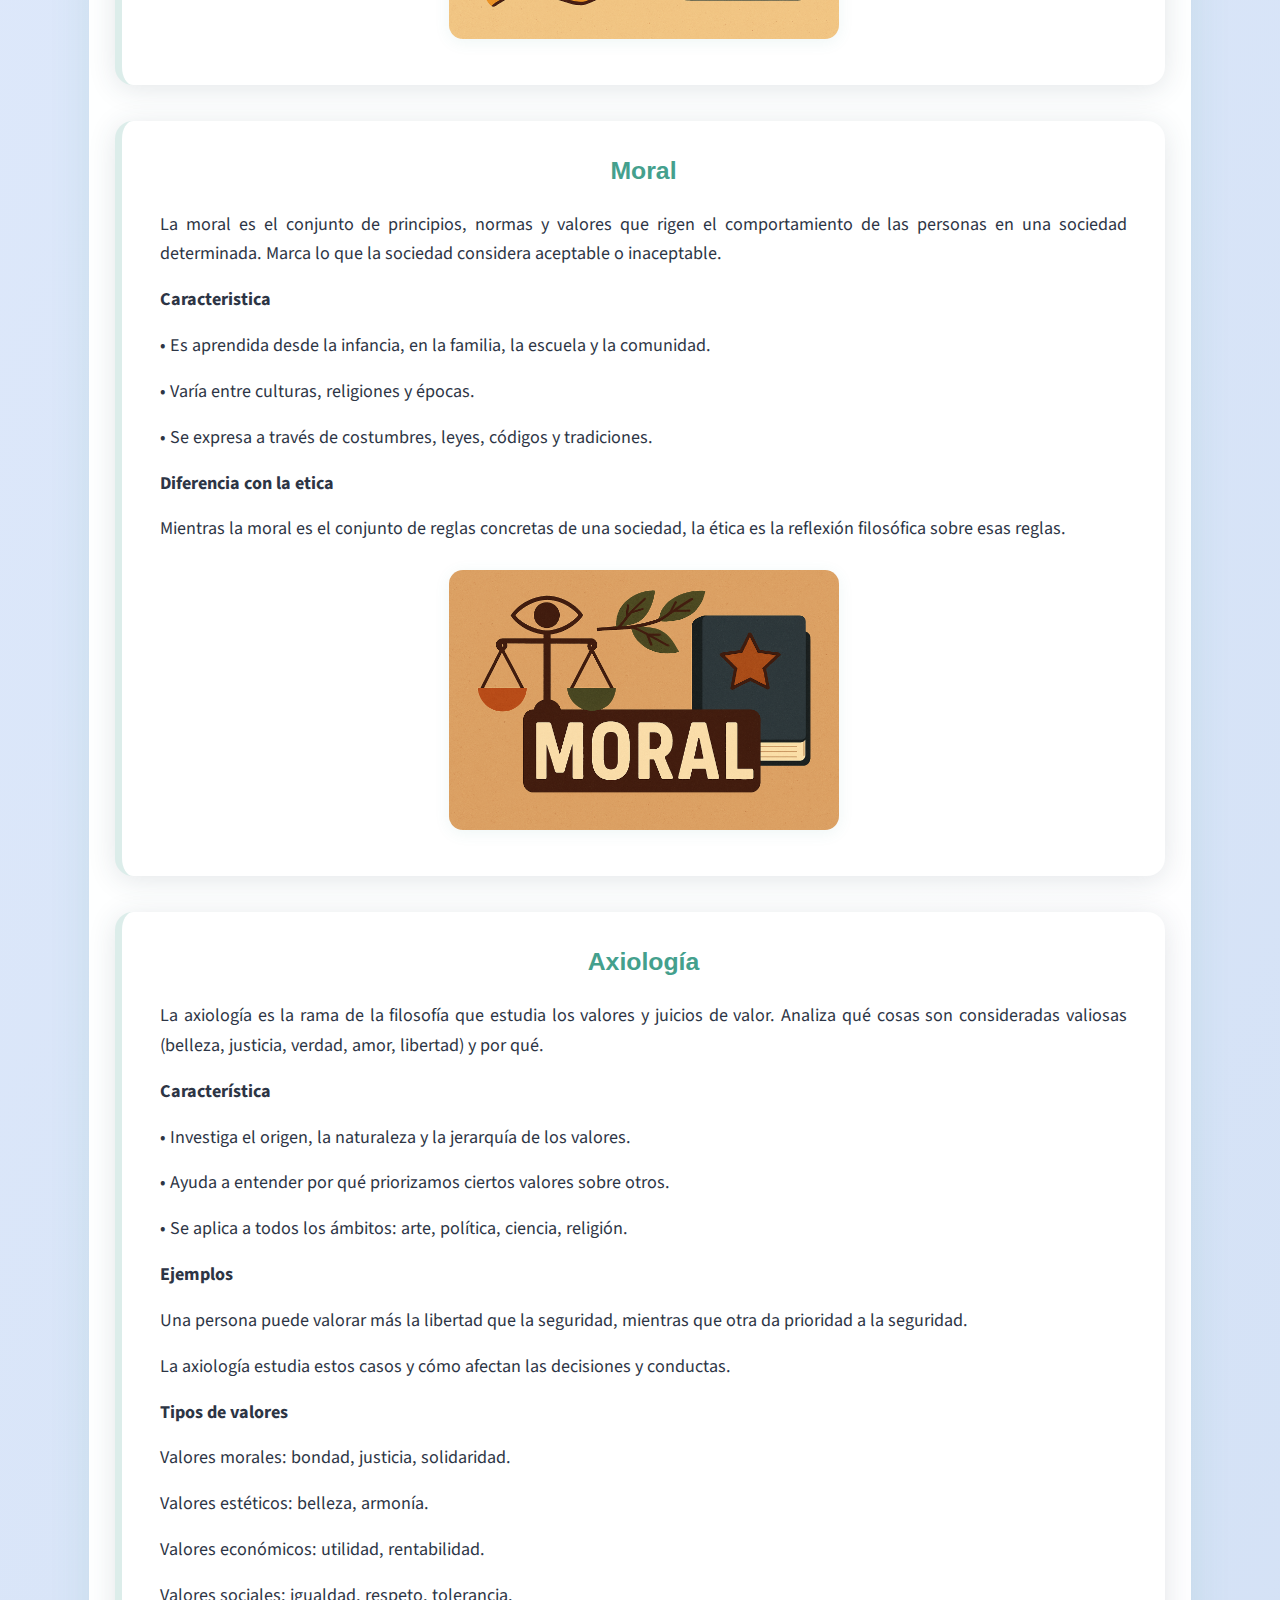
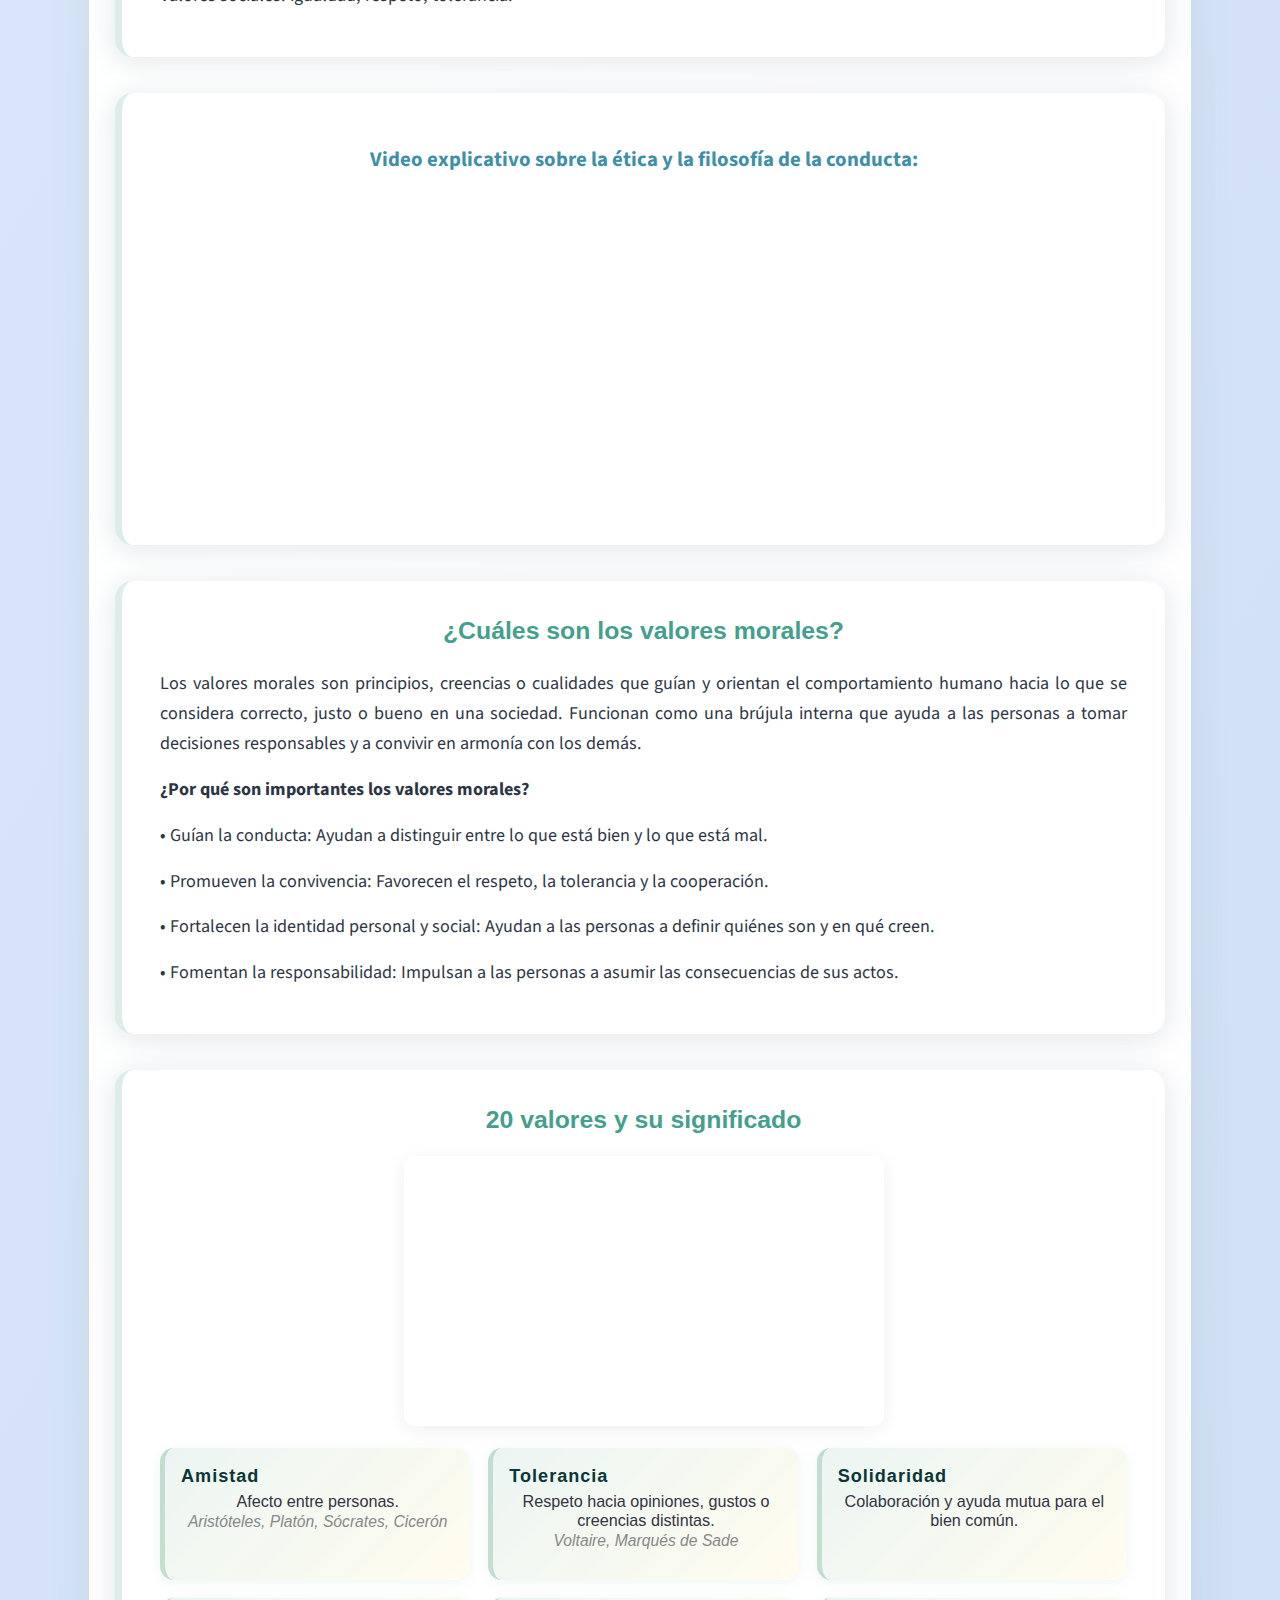
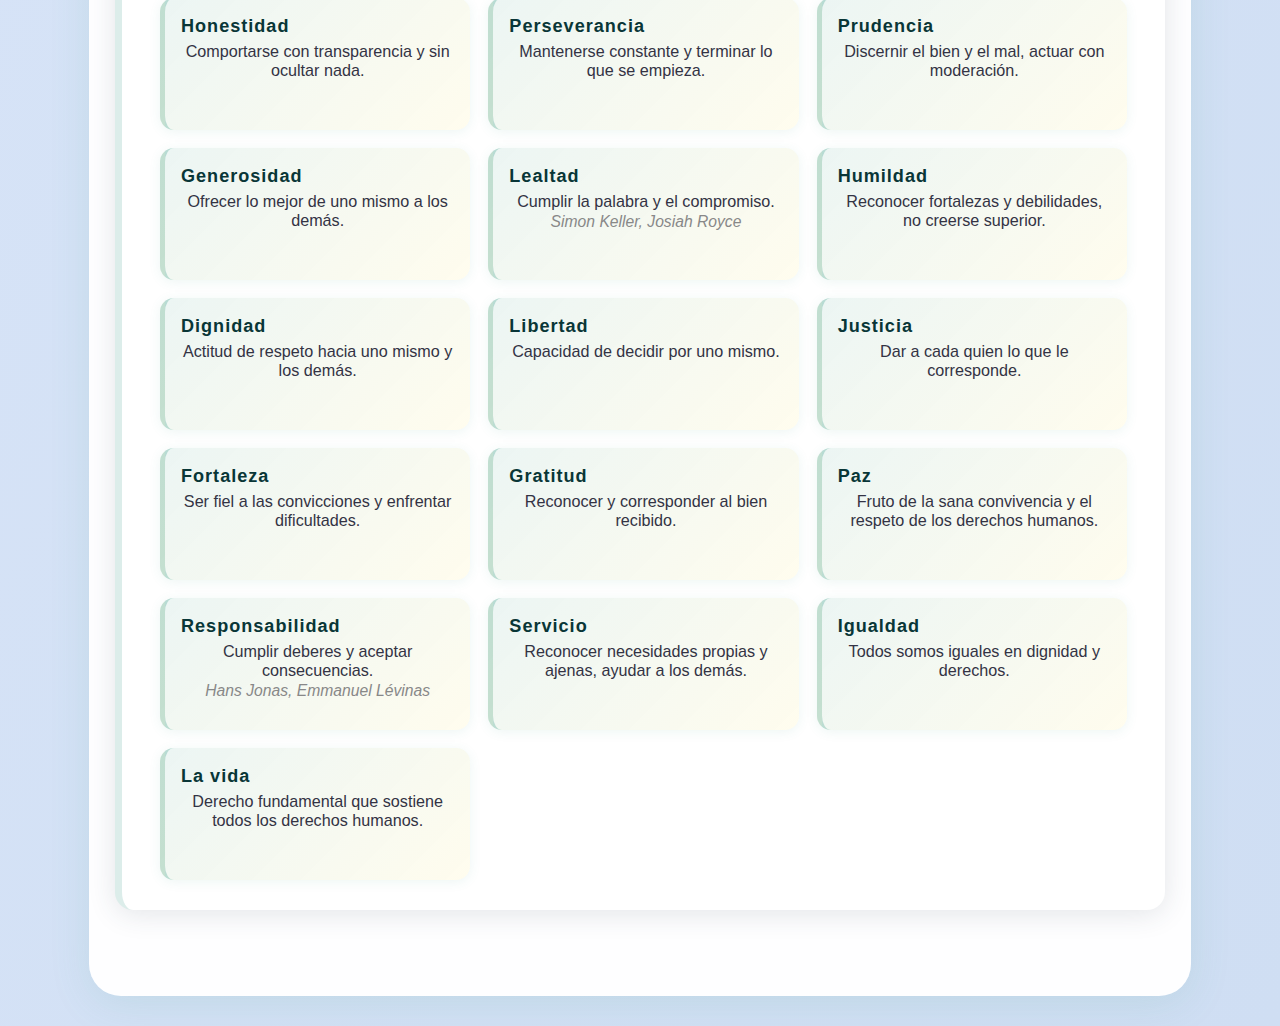
<file: pagina3.html>
<!DOCTYPE html>
<html lang="es">
<head>
  <meta charset="UTF-8">
  <title>Filosofía</title>
  <link rel="stylesheet" href="styles.css">
</head>
<body>
  <header class="banner">
    <h1>Portafolio</h1>
    <nav>
      <a href="index.html">Inicio</a>
      <a href="pagina2.html">Química</a>
      <a href="pagina3.html">Filosofía</a>
      <a href="pagina4.html">Biologia</a>
      <a href="pagina5.html">Ciencias Sociales</a>
      <a href="pagina6.html">Lenguaje y Literatura</a>
    </nav>
  </header>
  <main>
    <h2>Filosofía</h2>

    <div class="section-card">
      <h3>Filosofía</h3>
      <p>
        La filosofía ha sido fundamental en la historia de la humanidad, porque ayuda a responder preguntas sobre el sentido de la vida, la realidad, el conocimiento, la verdad y la moralidad. A través de la filosofía, las personas aprenden a reflexionar críticamente, a analizar sus creencias y a argumentar de manera lógica.
      </p>
      <p>La filosofía fomenta la libertad de pensamiento y el respeto a la diversidad de ideas, lo que es esencial para el desarrollo de sociedades justas y democráticas.</p>
    <img src="imagenes/filosofia.png" alt="Filosofía de la conducta">
    </div>

    <div class="section-card">
      <h3>Ética</h3>
      <p>
        La ética es una rama de la filosofía que se ocupa del estudio racional de la moral, el deber, la virtud, la felicidad y el buen vivir. Busca responder preguntas como: ¿qué es lo correcto? ¿qué es el bien? ¿cómo debemos actuar para ser mejores personas y contribuir a una sociedad justa?
      </p>
      <p><strong>Caracteristica</strong></p>
      <p>• Reflexiona sobre las normas que rigen el comportamiento humano.</p>
      <p>• No impone reglas fijas, sino que invita a analizar críticamente cada situación.</p>
      <p>• Es universal: la ética analiza lo que sería correcto para cualquier persona, sin importar cultura o religión.</p>
      <p><strong>Tipos de ética</strong></p>
      <p>• Ética normativa: busca establecer criterios para decidir lo que está bien y mal.</p>
      <p>• Ética aplicada: estudia problemas concretos (ética médica, empresarial, ambiental, etc).</p>
      <p>• Metaética: estudia el significado y el origen de los términos éticos.</p>
      <img src="imagenes/etica.png" alt="Ética">
    </div>

    <div class="section-card">
      <h3>Moral</h3>
      <p>
        La moral es el conjunto de principios, normas y valores que rigen el comportamiento de las personas en una sociedad determinada. Marca lo que la sociedad considera aceptable o inaceptable.
      </p>
      <p><strong>Caracteristica</strong></p>
      <p>• Es aprendida desde la infancia, en la familia, la escuela y la comunidad.</p>
      <p>• Varía entre culturas, religiones y épocas.</p>
      <p>• Se expresa a través de costumbres, leyes, códigos y tradiciones.</p>
      <p><strong>Diferencia con la etica</strong></p>
      <p>Mientras la moral es el conjunto de reglas concretas de una sociedad, la ética es la reflexión filosófica sobre esas reglas.</p>
    <img src="imagenes/moral.png" alt="moral">
    </div>

    <div class="section-card">
      <h3>Axiología</h3>
      <p>
        La axiología es la rama de la filosofía que estudia los valores y juicios de valor. Analiza qué cosas son consideradas valiosas (belleza, justicia, verdad, amor, libertad) y por qué.
      </p>
      <p><strong>Característica</strong></p>
      <p>• Investiga el origen, la naturaleza y la jerarquía de los valores.</p>
      <p>• Ayuda a entender por qué priorizamos ciertos valores sobre otros.</p>
      <p>• Se aplica a todos los ámbitos: arte, política, ciencia, religión.</p>
      <p><strong>Ejemplos</strong></p>
      <p>Una persona puede valorar más la libertad que la seguridad, mientras que otra da prioridad a la seguridad.</p>
      <p>La axiología estudia estos casos y cómo afectan las decisiones y conductas.</p>
      <p><strong>Tipos de valores</strong></p>
      <p>Valores morales: bondad, justicia, solidaridad.</p>
      <p>Valores estéticos: belleza, armonía.</p>
      <p>Valores económicos: utilidad, rentabilidad.</p>
      <p>Valores sociales: igualdad, respeto, tolerancia.</p>
    </div>

    <div class="section-card">
    <h5>Video explicativo sobre la ética y la filosofía de la conducta:</h5>
    <div style="display:flex; justify-content:center;">
    <iframe width="500" height="325" src="https://www.youtube.com/embed/EAcPykrzpac"
      title="¿Qué es la ética?" frameborder="0"
      allow="accelerometer; autoplay; clipboard-write; encrypted-media; gyroscope; picture-in-picture"
      allowfullscreen></iframe>

    </div>
    </div>


    <div class="section-card">
      <h3>¿Cuáles son los valores morales?</h3>
      <p>
        Los valores morales son principios, creencias o cualidades que guían y orientan el comportamiento humano hacia lo que se considera correcto, justo o bueno en una sociedad.
        Funcionan como una brújula interna que ayuda a las personas a tomar decisiones responsables y a convivir en armonía con los demás.
      </p>
      <p><strong>¿Por qué son importantes los valores morales?</strong></p>
      <p>• Guían la conducta: Ayudan a distinguir entre lo que está bien y lo que está mal.</p>
      <p>• Promueven la convivencia: Favorecen el respeto, la tolerancia y la cooperación.</p>
      <p>• Fortalecen la identidad personal y social: Ayudan a las personas a definir quiénes son y en qué creen.</p>
      <p>• Fomentan la responsabilidad: Impulsan a las personas a asumir las consecuencias de sus actos.</p>
    </div>

    <div class="section-card">
  <h3 style="text-align:center; margin-bottom:22px;">20 valores y su significado</h3>
  <div class="valor-video">
    <iframe width="480" height="270" src="https://www.youtube.com/embed/AIrLUSg7p_w"
      title="Video: Los 20 valores" frameborder="0"
      allow="accelerometer; autoplay; clipboard-write; encrypted-media; gyroscope; picture-in-picture"
      allowfullscreen></iframe>
  </div>
  <div class="valores-grid">
    <div class="valor-card">
      <div class="valor-nombre">Amistad</div>
      <div class="valor-desc">Afecto entre personas.</div>
      <div class="valor-filosofos">Aristóteles, Platón, Sócrates, Cicerón</div>
    </div>
    <div class="valor-card">
      <div class="valor-nombre">Tolerancia</div>
      <div class="valor-desc">Respeto hacia opiniones, gustos o creencias distintas.</div>
      <div class="valor-filosofos">Voltaire, Marqués de Sade</div>
    </div>
    <div class="valor-card">
      <div class="valor-nombre">Solidaridad</div>
      <div class="valor-desc">Colaboración y ayuda mutua para el bien común.</div>
    </div>
    <div class="valor-card">
      <div class="valor-nombre">Honestidad</div>
      <div class="valor-desc">Comportarse con transparencia y sin ocultar nada.</div>
    </div>
    <div class="valor-card">
      <div class="valor-nombre">Perseverancia</div>
      <div class="valor-desc">Mantenerse constante y terminar lo que se empieza.</div>
    </div>
    <div class="valor-card">
      <div class="valor-nombre">Prudencia</div>
      <div class="valor-desc">Discernir el bien y el mal, actuar con moderación.</div>
    </div>
    <div class="valor-card">
      <div class="valor-nombre">Generosidad</div>
      <div class="valor-desc">Ofrecer lo mejor de uno mismo a los demás.</div>
    </div>
    <div class="valor-card">
      <div class="valor-nombre">Lealtad</div>
      <div class="valor-desc">Cumplir la palabra y el compromiso.</div>
      <div class="valor-filosofos">Simon Keller, Josiah Royce</div>
    </div>
    <div class="valor-card">
      <div class="valor-nombre">Humildad</div>
      <div class="valor-desc">Reconocer fortalezas y debilidades, no creerse superior.</div>
    </div>
    <div class="valor-card">
      <div class="valor-nombre">Dignidad</div>
      <div class="valor-desc">Actitud de respeto hacia uno mismo y los demás.</div>
    </div>
    <div class="valor-card">
      <div class="valor-nombre">Libertad</div>
      <div class="valor-desc">Capacidad de decidir por uno mismo.</div>
    </div>
    <div class="valor-card">
      <div class="valor-nombre">Justicia</div>
      <div class="valor-desc">Dar a cada quien lo que le corresponde.</div>
    </div>
    <div class="valor-card">
      <div class="valor-nombre">Fortaleza</div>
      <div class="valor-desc">Ser fiel a las convicciones y enfrentar dificultades.</div>
    </div>
    <div class="valor-card">
      <div class="valor-nombre">Gratitud</div>
      <div class="valor-desc">Reconocer y corresponder al bien recibido.</div>
    </div>
    <div class="valor-card">
      <div class="valor-nombre">Paz</div>
      <div class="valor-desc">Fruto de la sana convivencia y el respeto de los derechos humanos.</div>
    </div>
    <div class="valor-card">
      <div class="valor-nombre">Responsabilidad</div>
      <div class="valor-desc">Cumplir deberes y aceptar consecuencias.</div>
      <div class="valor-filosofos">Hans Jonas, Emmanuel Lévinas</div>
    </div>
    <div class="valor-card">
      <div class="valor-nombre">Servicio</div>
      <div class="valor-desc">Reconocer necesidades propias y ajenas, ayudar a los demás.</div>
    </div>
    <div class="valor-card">
      <div class="valor-nombre">Igualdad</div>
      <div class="valor-desc">Todos somos iguales en dignidad y derechos.</div>
    </div>
    <div class="valor-card">
      <div class="valor-nombre">La vida</div>
      <div class="valor-desc">Derecho fundamental que sostiene todos los derechos humanos.</div>
    </div>
  </div>
</div>

  </main>
  <script>
    let lastScroll = 0;
    window.addEventListener('scroll', () => {
      let curr = window.scrollY;
      if(curr > lastScroll && curr > 60) {
        document.body.classList.add('hide-header');
      } else {
        document.body.classList.remove('hide-header');
      }
      lastScroll = curr;
    });
  </script>


</body>
</html>
</file>
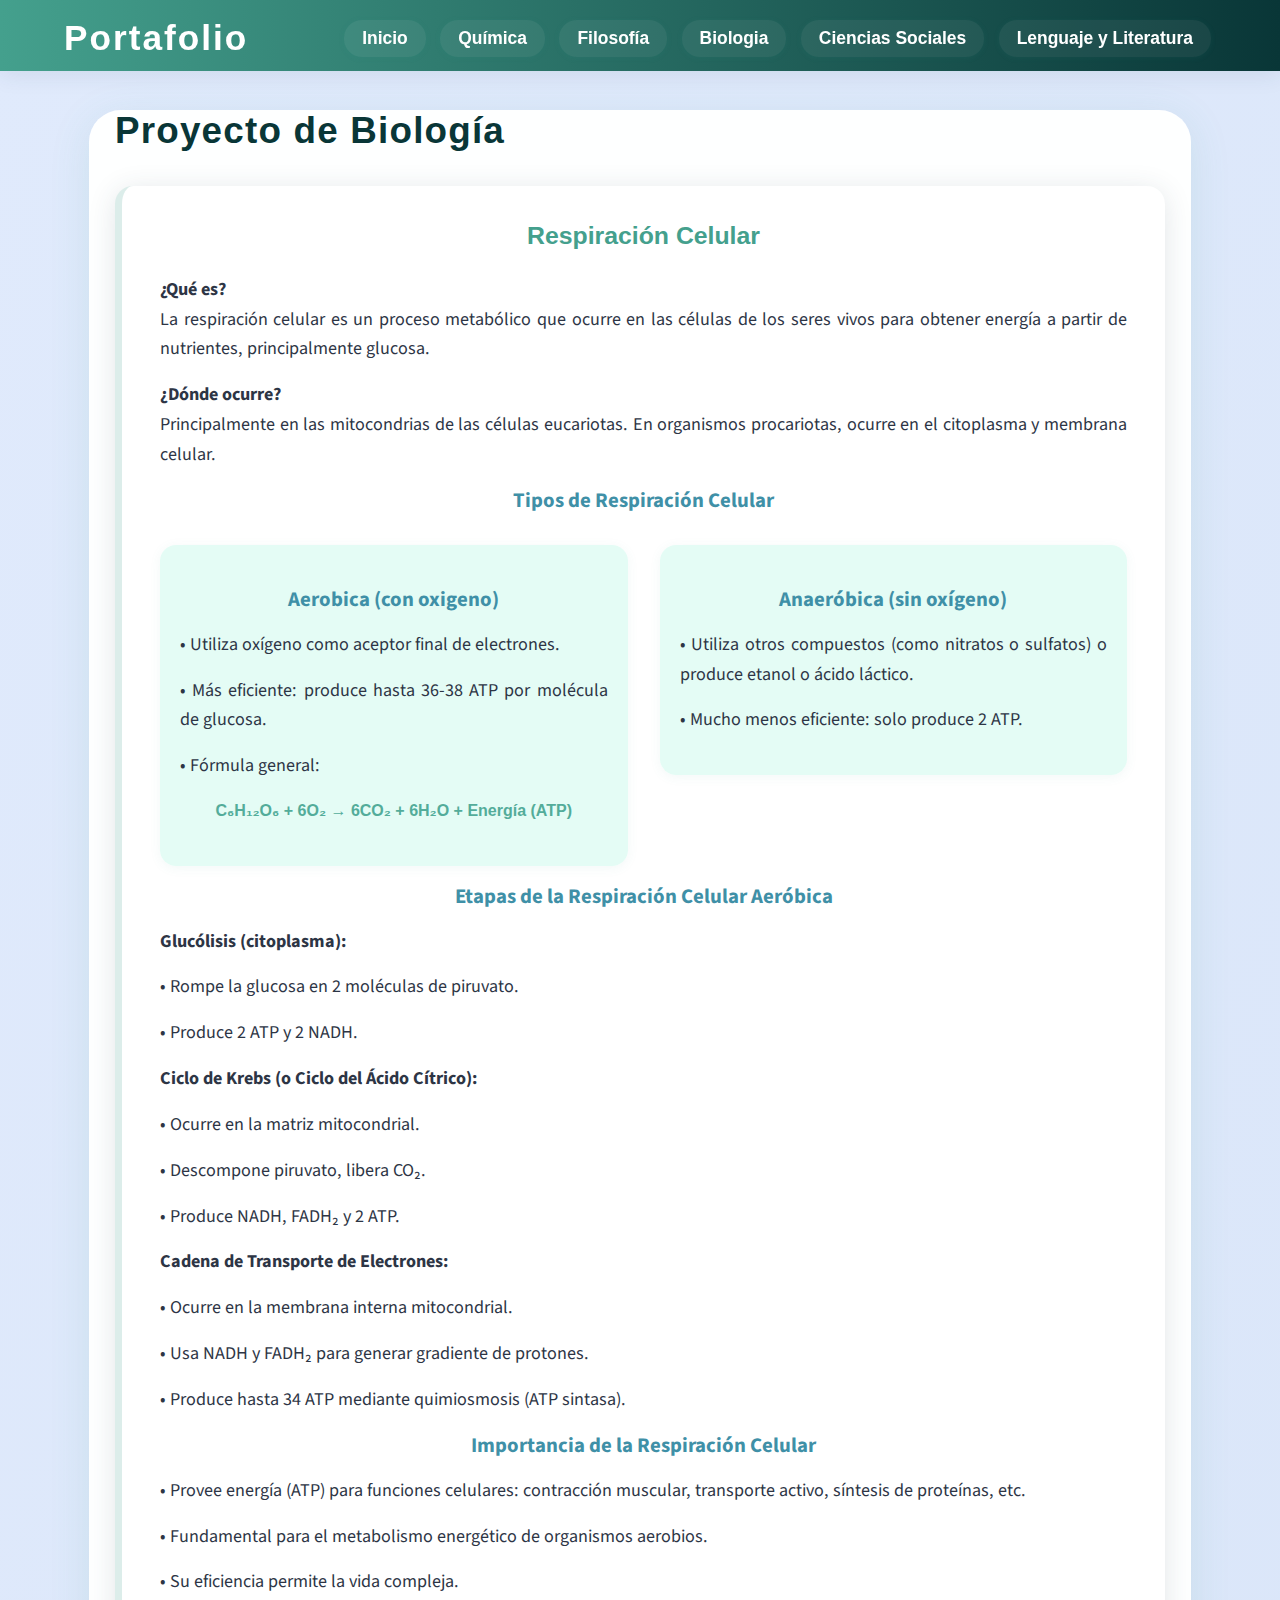
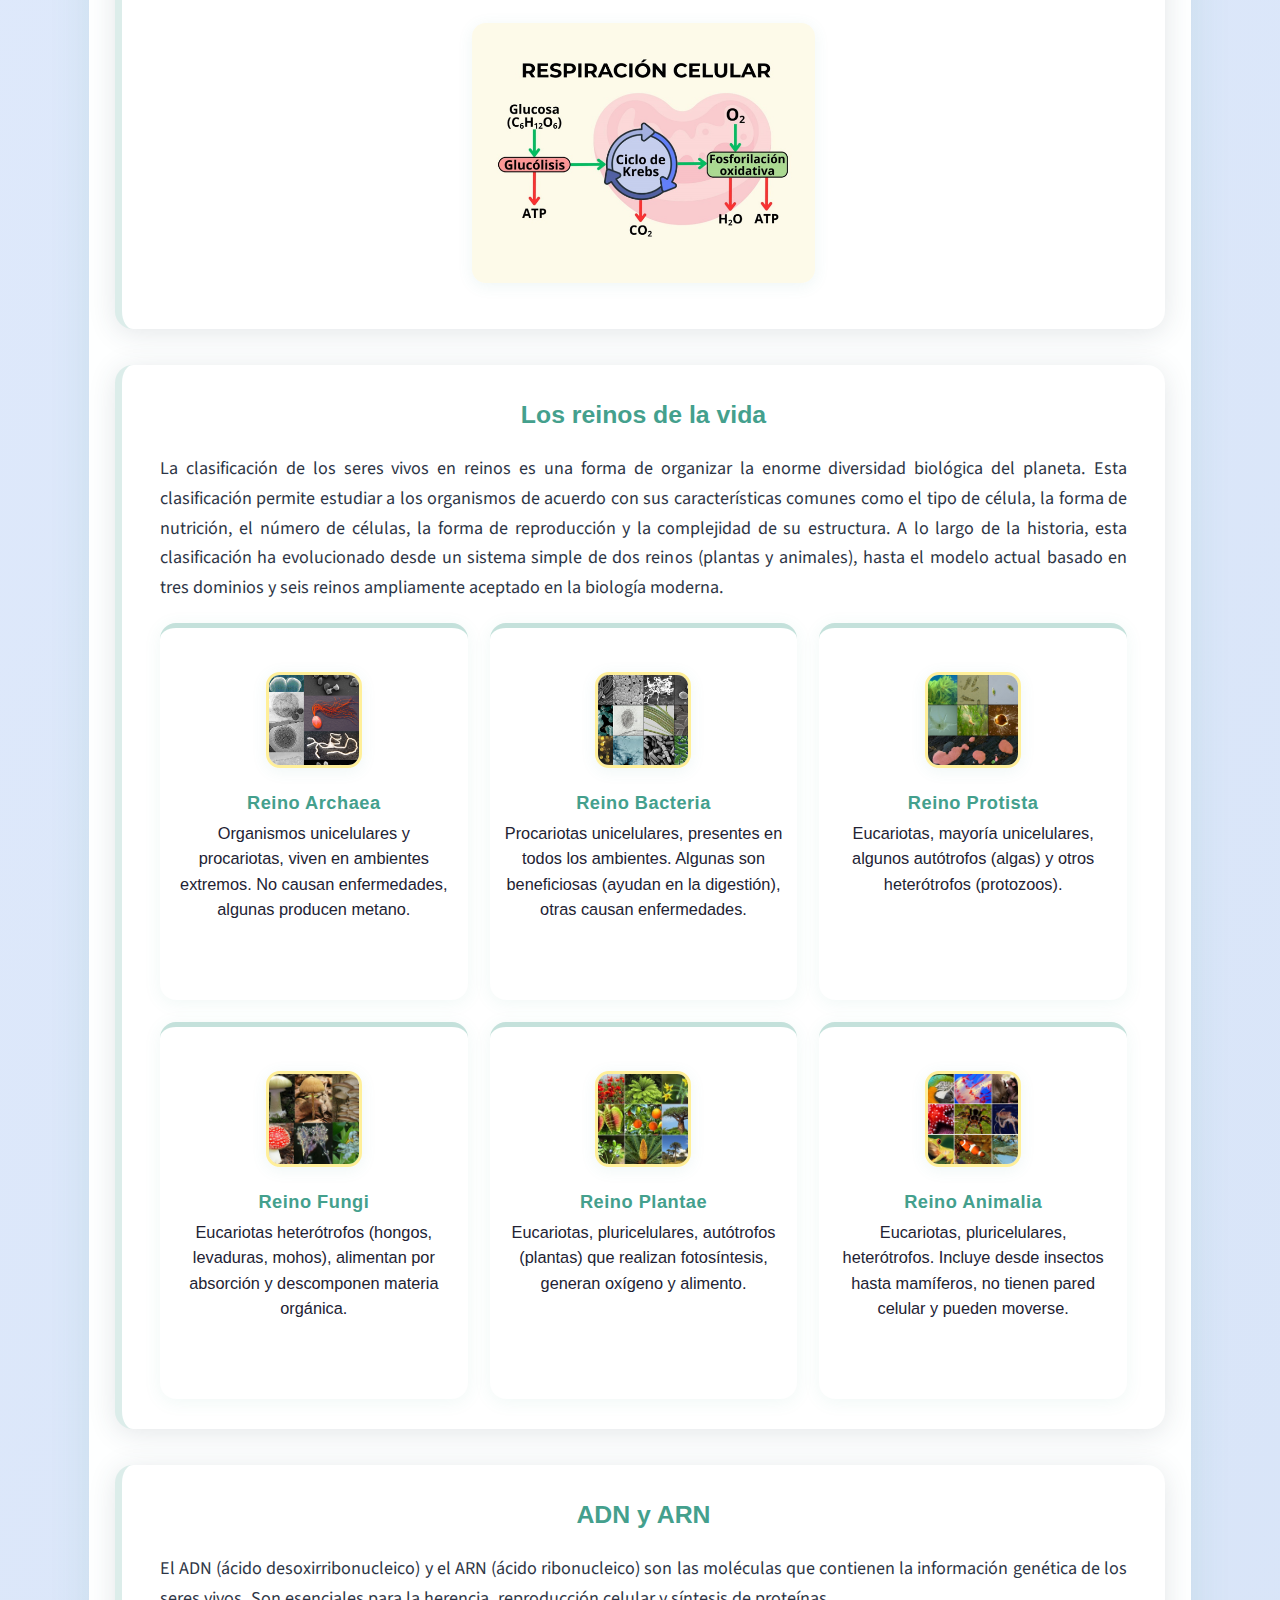
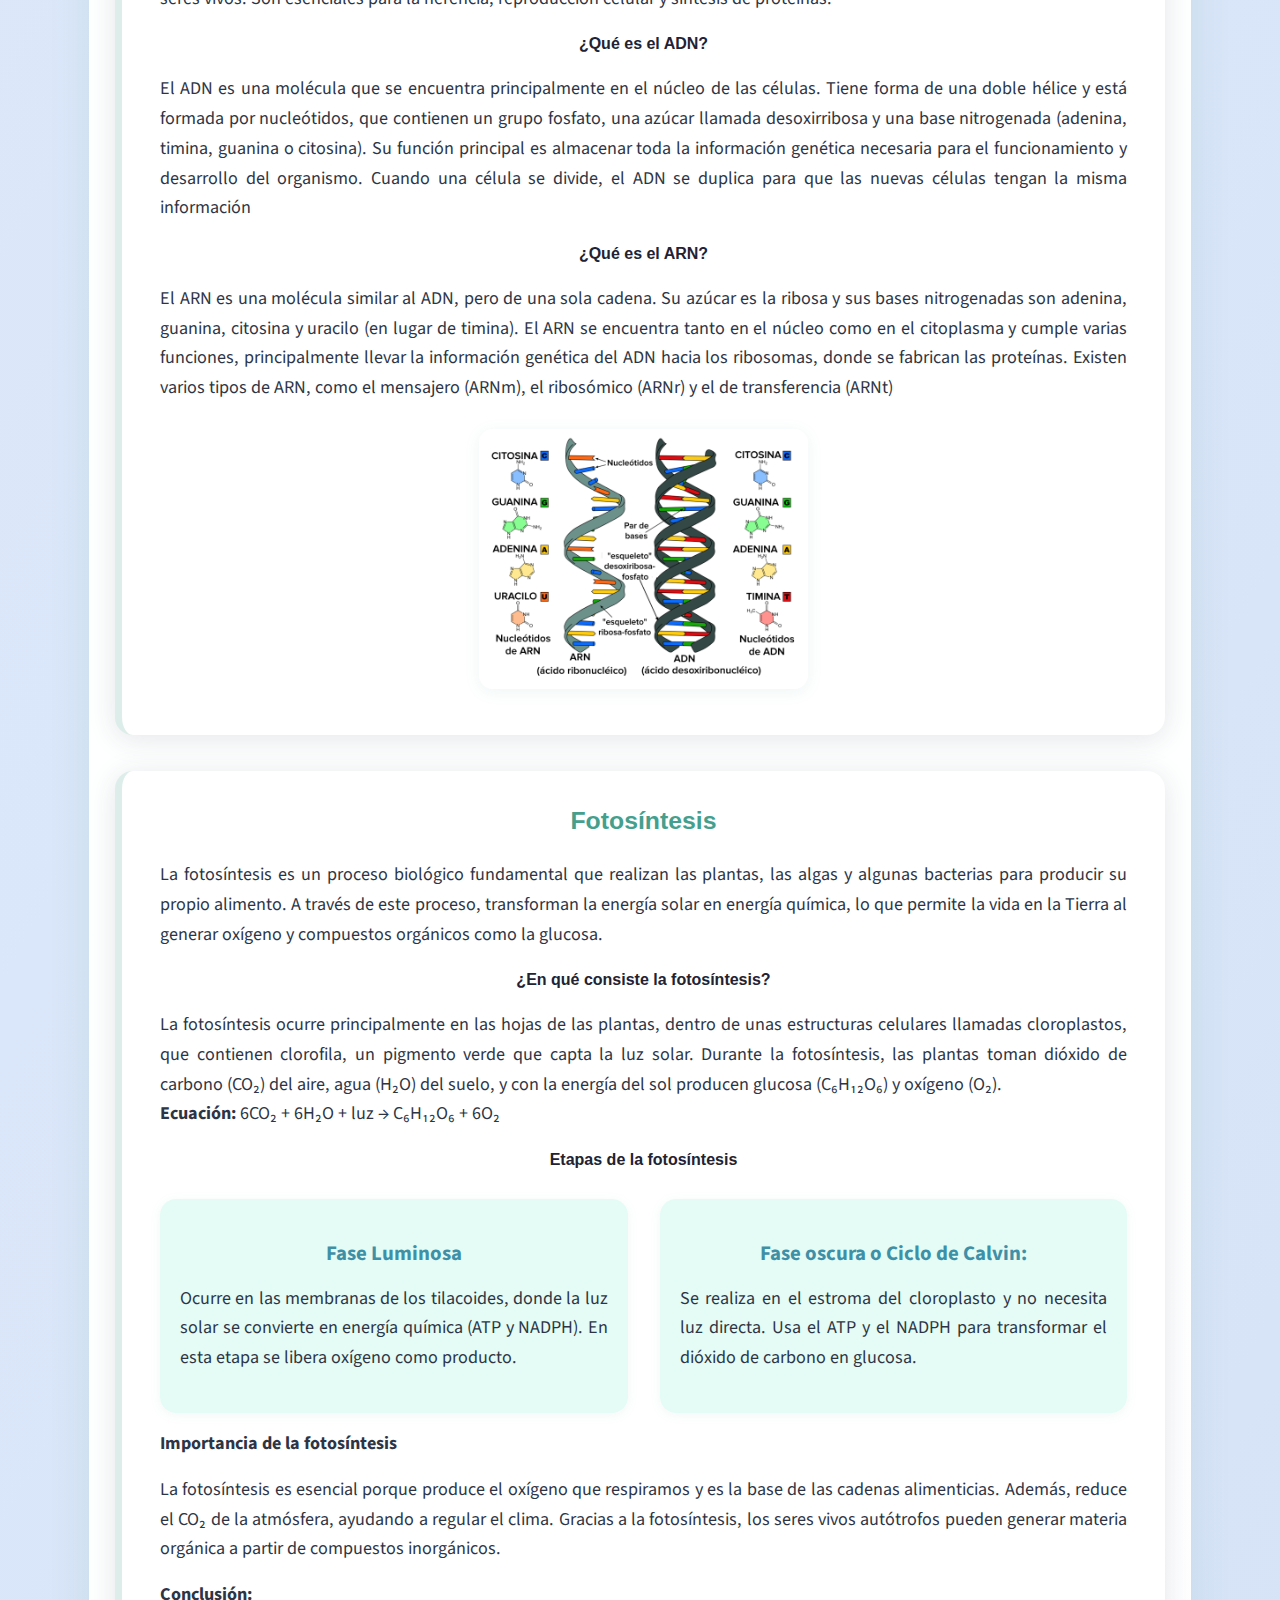
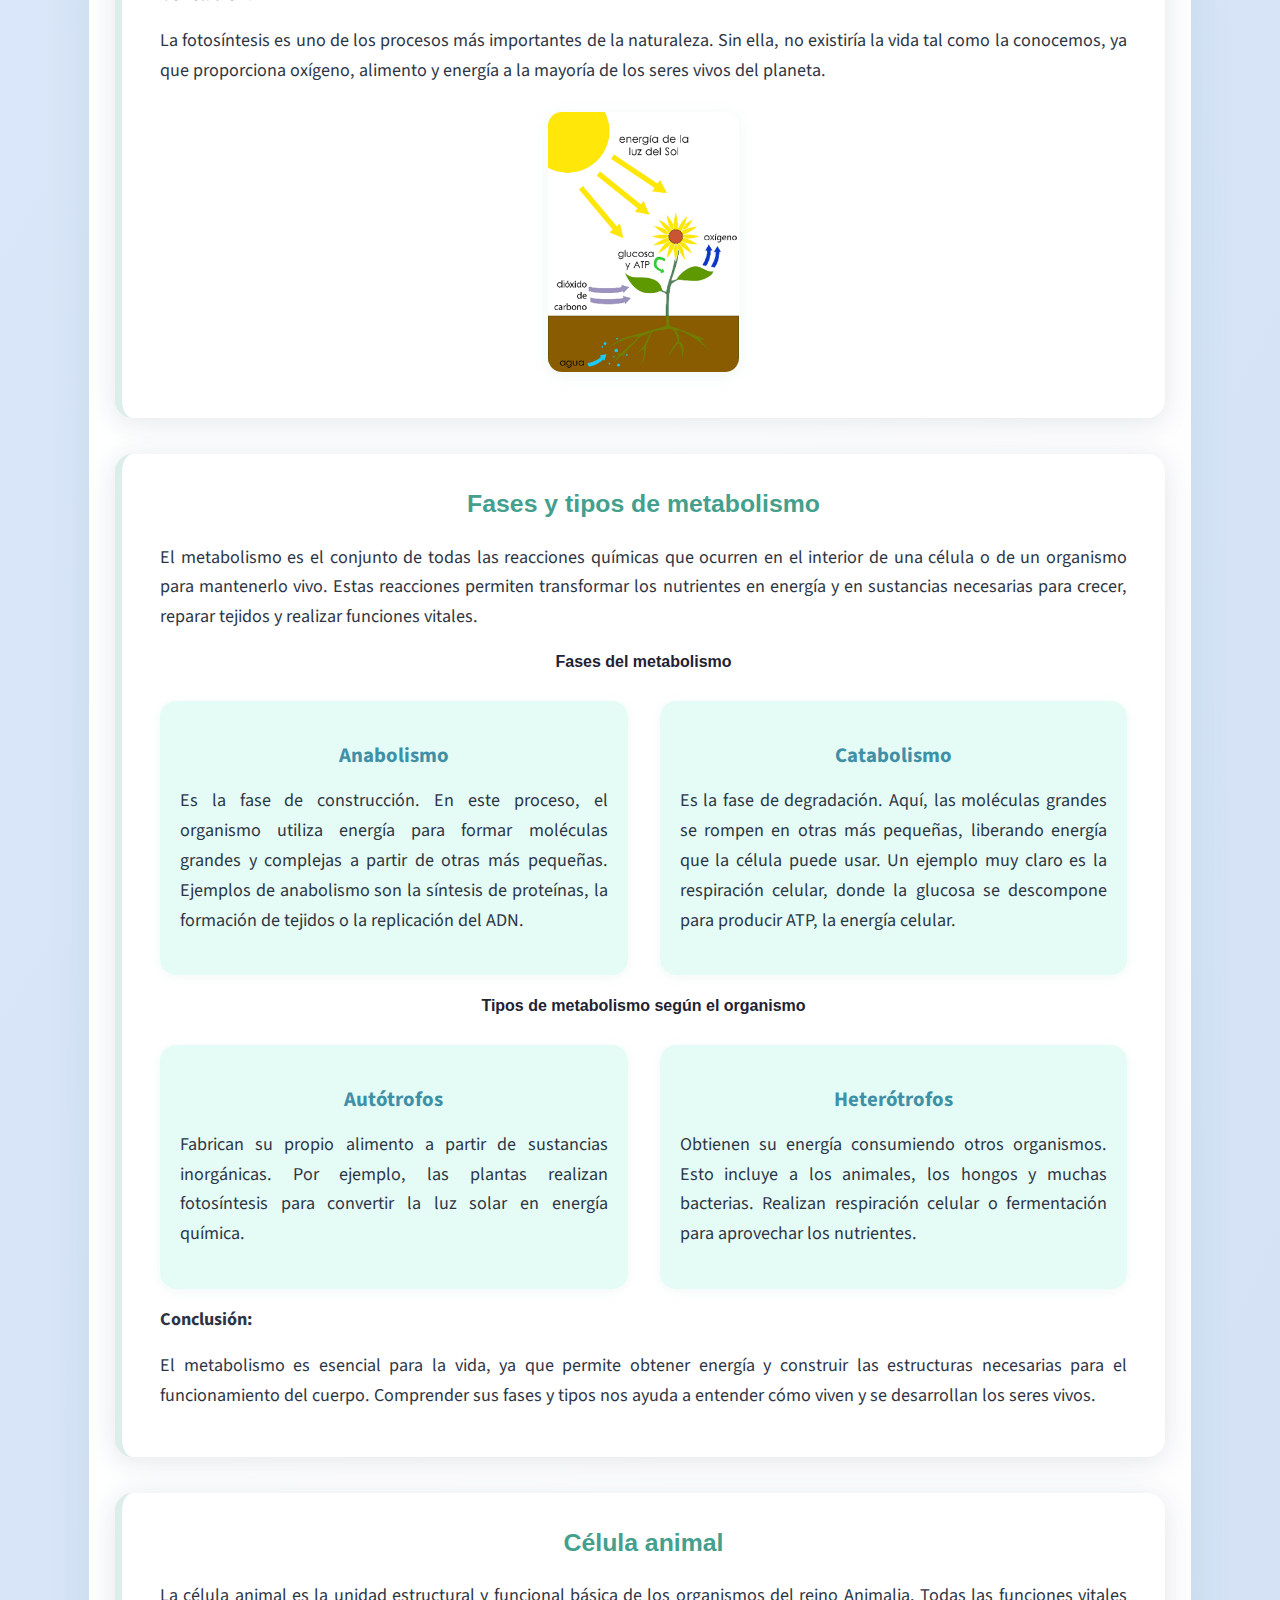
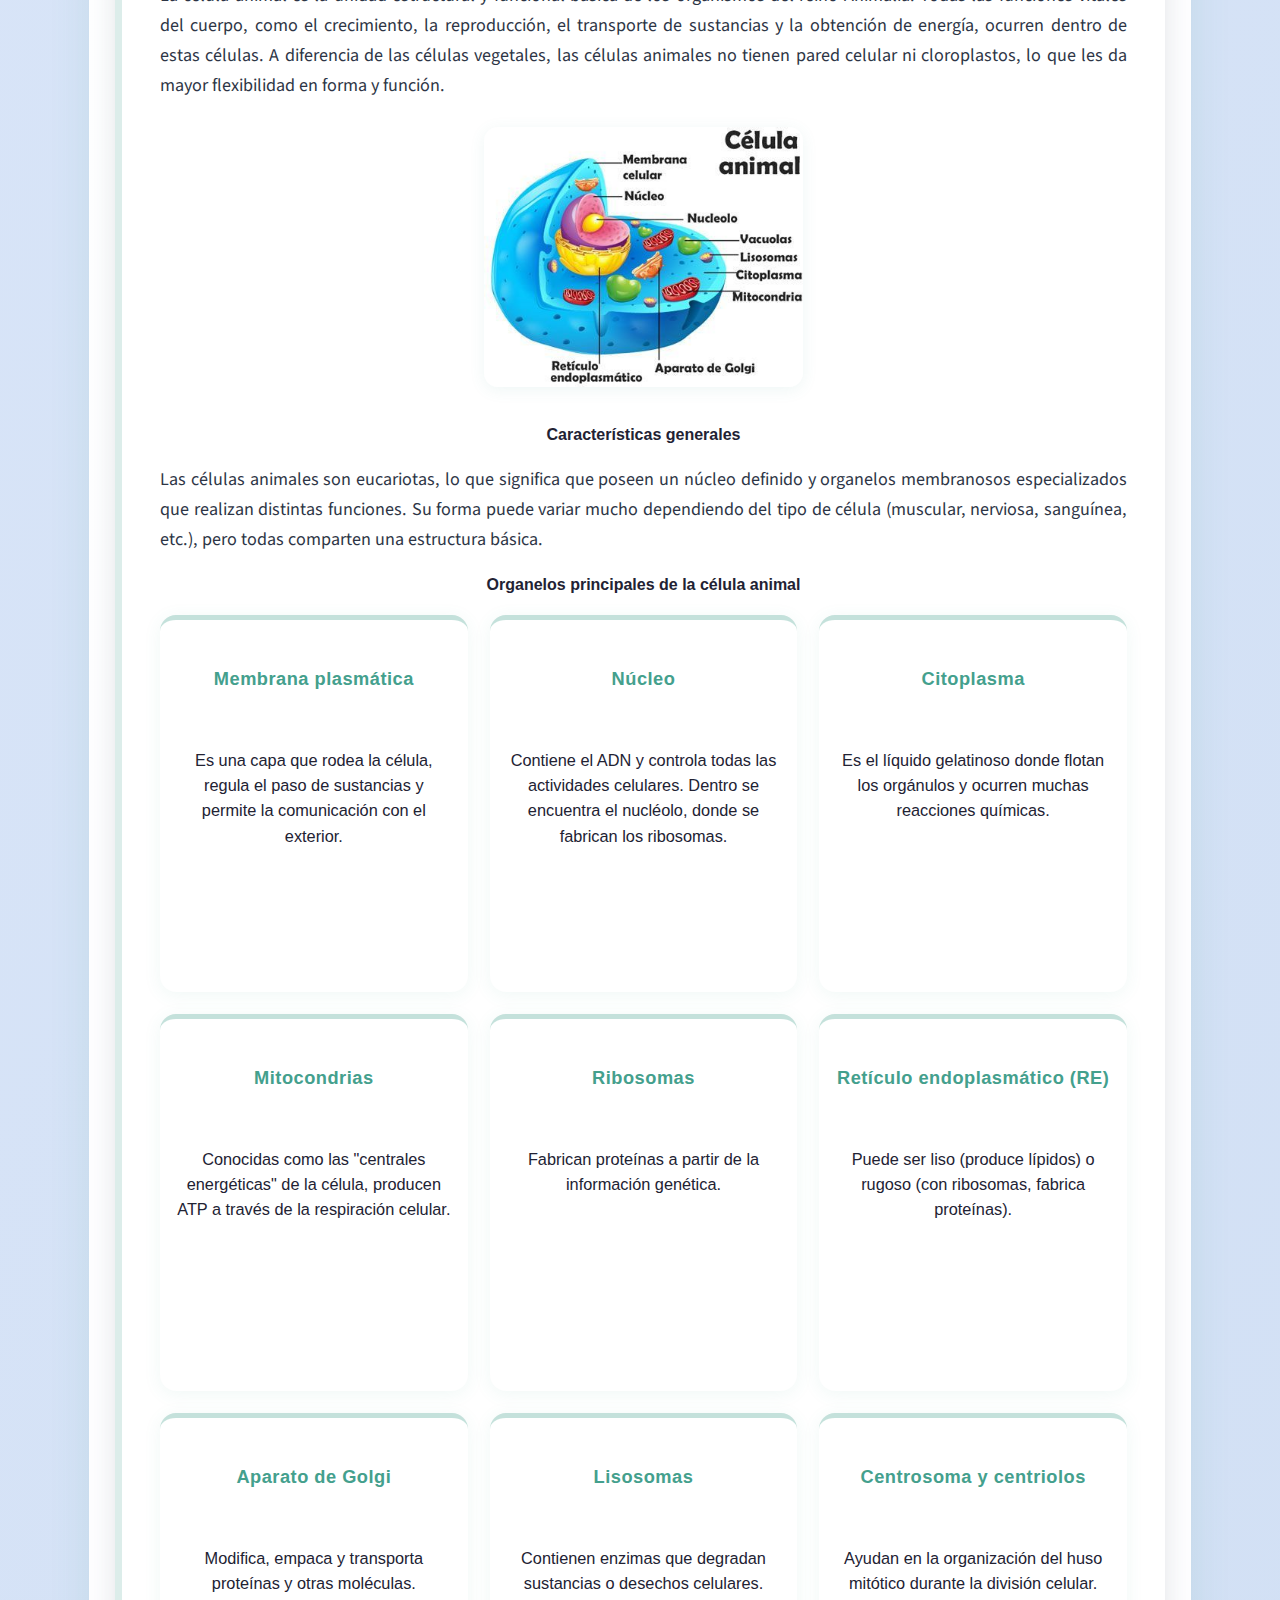
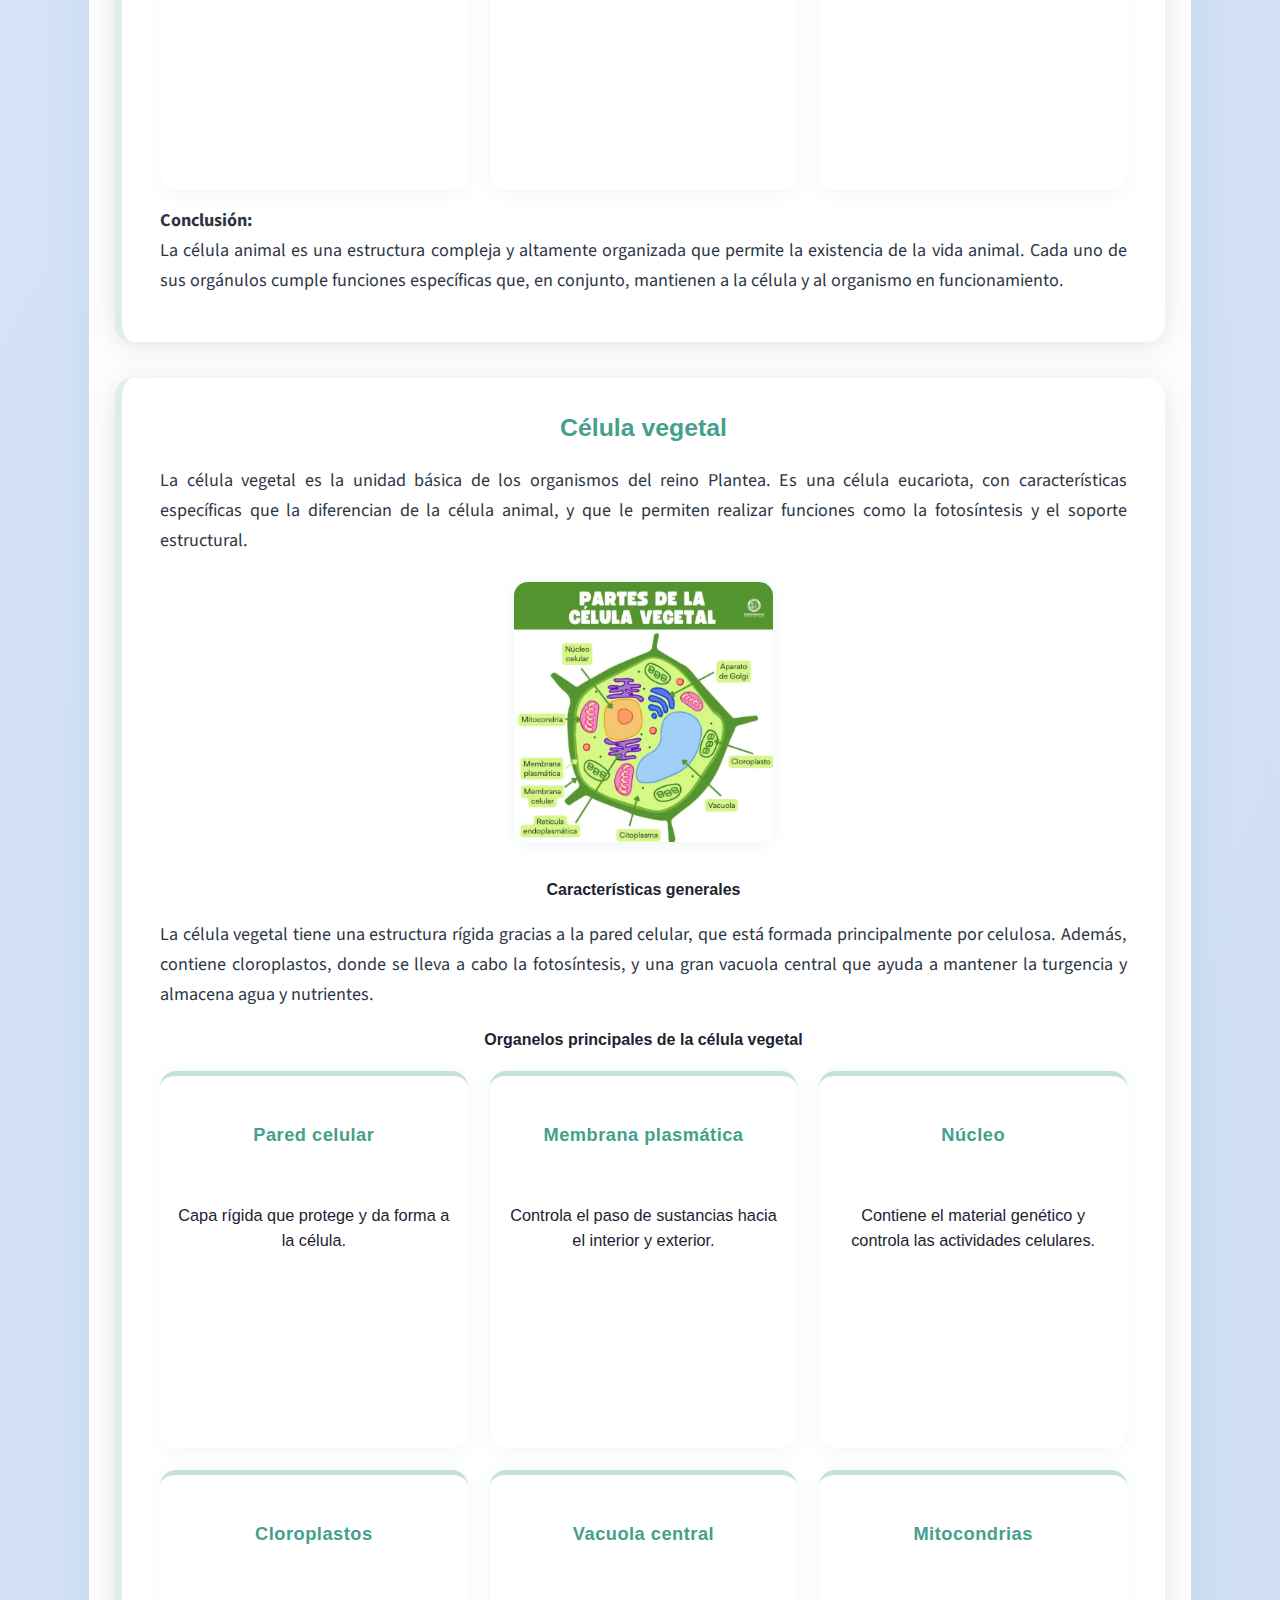
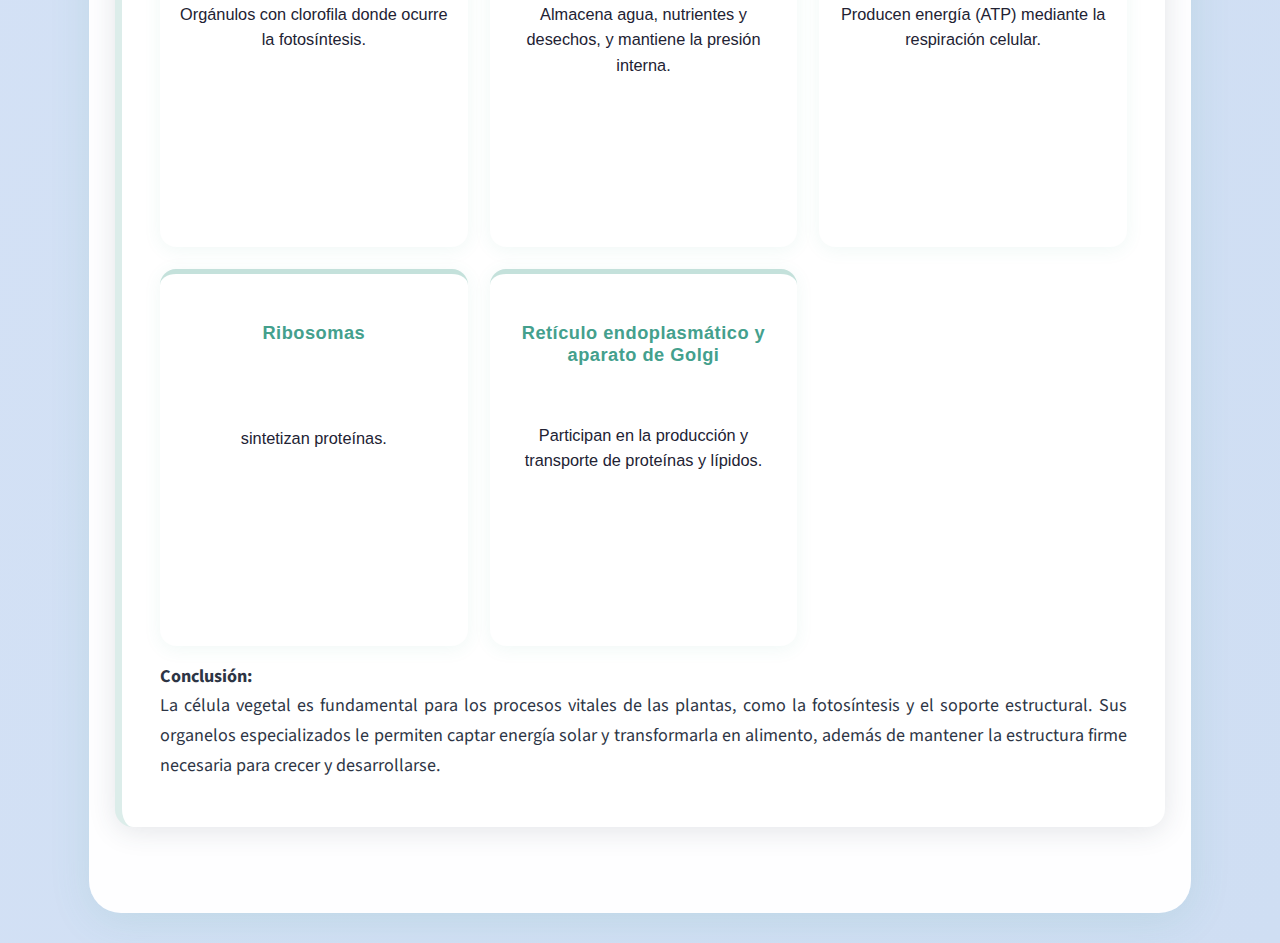
<file: pagina4.html>
<!DOCTYPE html>
<html lang="es">

<head>
  <meta charset="UTF-8">
  <title>Biología</title>
  <link rel="stylesheet" href="styles.css">
</head>

<body>
  <header class="banner">
    <h1>Portafolio</h1>
    <nav>
      <a href="index.html">Inicio</a>
      <a href="pagina2.html">Química</a>
      <a href="pagina3.html">Filosofía</a>
      <a href="pagina4.html">Biologia</a>
      <a href="pagina5.html">Ciencias Sociales</a>
      <a href="pagina6.html">Lenguaje y Literatura</a>
    </nav>
  </header>
  <main>
    <h2>Proyecto de Biología</h2>

    <div class="section-card">
      <h3>Respiración Celular</h3>
      <p><b>¿Qué es?</b><br>
        La respiración celular es un proceso metabólico que ocurre en las células de los seres vivos para obtener
        energía a partir de nutrientes, principalmente glucosa.</p>
      <p><b>¿Dónde ocurre?</b><br>
        Principalmente en las mitocondrias de las células eucariotas. En organismos procariotas, ocurre en el citoplasma
        y membrana celular.</p>
      <h5>Tipos de Respiración Celular</h5>
      <div class="ion-columns">
        <div class="info-anion">
          <h5>Aerobica (con oxigeno)</h5>
          <p>• Utiliza oxígeno como aceptor final de electrones.</p>
          <p>• Más eficiente: produce hasta 36-38 ATP por molécula de glucosa.</p>
          <p>• Fórmula general:</p>
          <h4>C₆H₁₂O₆ + 6O₂ → 6CO₂ + 6H₂O + Energía (ATP)</h4>
        </div>
        <div class="info-cation">
          <h5>Anaeróbica (sin oxígeno)</h5>
          <p>• Utiliza otros compuestos (como nitratos o sulfatos) o produce etanol o ácido láctico.</p>
          <p>• Mucho menos eficiente: solo produce 2 ATP.</p>
        </div>
      </div>

      <h5>Etapas de la Respiración Celular Aeróbica</h5>
      <p><b>Glucólisis (citoplasma):</b></p>
      <p>• Rompe la glucosa en 2 moléculas de piruvato.</p>
      <p>• Produce 2 ATP y 2 NADH.</p>
      <p><b>Ciclo de Krebs (o Ciclo del Ácido Cítrico):</b></p>
      <p>• Ocurre en la matriz mitocondrial.</p>
      <p>• Descompone piruvato, libera CO₂.</p>
      <p>• Produce NADH, FADH₂ y 2 ATP.</p>
      <p><b>Cadena de Transporte de Electrones:</b></p>
      <p>• Ocurre en la membrana interna mitocondrial.</p>
      <p>• Usa NADH y FADH₂ para generar gradiente de protones.</p>
      <p>• Produce hasta 34 ATP mediante quimiosmosis (ATP sintasa).</p>
      <h5>Importancia de la Respiración Celular</h5>
      <p>• Provee energía (ATP) para funciones celulares: contracción muscular, transporte activo, síntesis de
        proteínas, etc.</p>
      <p>• Fundamental para el metabolismo energético de organismos aerobios.</p>
      <p>• Su eficiencia permite la vida compleja.</p>
      <img src="imagenes/respiracion-celular.png" alt="respiracion celular">

    </div>

    <div class="section-card">
      <h3>Los reinos de la vida</h3>
      <p>
        La clasificación de los seres vivos en reinos es una forma de organizar la enorme diversidad biológica del
        planeta. Esta clasificación permite estudiar a los organismos de acuerdo con sus características comunes como el
        tipo de célula, la forma de nutrición, el número de células, la forma de reproducción y la complejidad de su
        estructura. A lo largo de la historia, esta clasificación ha evolucionado desde un sistema simple de dos reinos
        (plantas y animales), hasta el modelo actual basado en tres dominios y seis reinos ampliamente aceptado en la
        biología moderna.
      </p>
      <div class="reinos-grid">
        <div class="reino-card">
          <img src="imagenes/Archaea.png" alt="Reino Archaea" class="reino-img">
          <div class="reino-titulo">Reino Archaea</div>
          <div class="reino-desc">
            Organismos unicelulares y procariotas, viven en ambientes extremos. No causan enfermedades, algunas producen
            metano.
          </div>
        </div>
        <div class="reino-card">
          <img src="imagenes/bacteria.png" alt="Reino Bacteria" class="reino-img">
          <div class="reino-titulo">Reino Bacteria</div>
          <div class="reino-desc">
            Procariotas unicelulares, presentes en todos los ambientes. Algunas son beneficiosas (ayudan en la
            digestión), otras causan enfermedades.
          </div>
        </div>
        <div class="reino-card">
          <img src="imagenes/protista.png" alt="Reino Protista" class="reino-img">
          <div class="reino-titulo">Reino Protista</div>
          <div class="reino-desc">
            Eucariotas, mayoría unicelulares, algunos autótrofos (algas) y otros heterótrofos (protozoos).
          </div>
        </div>
        <div class="reino-card">
          <img src="imagenes/fungi.png" alt="Reino Fungi" class="reino-img">
          <div class="reino-titulo">Reino Fungi</div>
          <div class="reino-desc">
            Eucariotas heterótrofos (hongos, levaduras, mohos), alimentan por absorción y descomponen materia orgánica.
          </div>
        </div>
        <div class="reino-card">
          <img src="imagenes/planta.png" alt="Reino Plantae" class="reino-img">
          <div class="reino-titulo">Reino Plantae</div>
          <div class="reino-desc">
            Eucariotas, pluricelulares, autótrofos (plantas) que realizan fotosíntesis, generan oxígeno y alimento.
          </div>
        </div>
        <div class="reino-card">
          <img src="imagenes/animal.png" alt="Reino Animalia" class="reino-img">
          <div class="reino-titulo">Reino Animalia</div>
          <div class="reino-desc">
            Eucariotas, pluricelulares, heterótrofos. Incluye desde insectos hasta mamíferos, no tienen pared celular y
            pueden moverse.
          </div>
        </div>
      </div>

    </div>

    <div class="section-card">
      <h3>ADN y ARN</h3>
      <p>
        El ADN (ácido desoxirribonucleico) y el ARN (ácido ribonucleico) son las moléculas que contienen la información
        genética de los seres vivos. Son esenciales para la herencia, reproducción celular y síntesis de proteínas.
      </p>
      <h4>¿Qué es el ADN?</h4>
      <p>
        El ADN es una molécula que se encuentra principalmente en el núcleo de las células. Tiene forma de una doble
        hélice y está formada por nucleótidos, que contienen un grupo fosfato, una azúcar llamada desoxirribosa y una
        base nitrogenada (adenina, timina, guanina o citosina). Su función principal es almacenar toda la información
        genética necesaria para el funcionamiento y desarrollo del organismo. Cuando una célula se divide, el ADN se
        duplica para que las nuevas células tengan la misma información
      </p>
      <h4>¿Qué es el ARN?</h4>
      <p>
        El ARN es una molécula similar al ADN, pero de una sola cadena. Su azúcar es la ribosa y sus bases nitrogenadas
        son adenina, guanina, citosina y uracilo (en lugar de timina). El ARN se encuentra tanto en el núcleo como en el
        citoplasma y cumple varias funciones, principalmente llevar la información genética del ADN hacia los ribosomas,
        donde se fabrican las proteínas. Existen varios tipos de ARN, como el mensajero (ARNm), el ribosómico (ARNr) y
        el de transferencia (ARNt)
      </p>
      <img src="imagenes/adn-arn.png" alt="adn arn">
    </div>

    <div class="section-card">
      <h3>Fotosíntesis</h3>
      <p>
        La fotosíntesis es un proceso biológico fundamental que realizan las plantas, las algas y algunas bacterias para
        producir su propio alimento. A través de este proceso, transforman la energía solar en energía química, lo que
        permite la vida en la Tierra al generar oxígeno y compuestos orgánicos como la glucosa.
      </p>
      <h4>¿En qué consiste la fotosíntesis?</h4>
      <p>
        La fotosíntesis ocurre principalmente en las hojas de las plantas, dentro de unas estructuras celulares llamadas
        cloroplastos, que contienen clorofila, un pigmento verde que capta la luz solar. Durante la fotosíntesis, las
        plantas toman dióxido de carbono (CO₂) del aire, agua (H₂O) del suelo, y con la energía del sol producen glucosa
        (C₆H₁₂O₆) y oxígeno (O₂). <br>
        <b>Ecuación:</b> 6CO₂ + 6H₂O + luz → C₆H₁₂O₆ + 6O₂
      </p>
      <h4>Etapas de la fotosíntesis</h4>

      <div class="ion-columns">
        <div class="info-anion">
          <h5>Fase Luminosa</h5>
          <p>Ocurre en las membranas de los tilacoides, donde la luz solar se convierte en energía química (ATP y
            NADPH). En esta etapa se libera oxígeno como producto.</p>
        </div>
        <div class="info-cation">
          <h5>Fase oscura o Ciclo de Calvin: </h5>
          <p>Se realiza en el estroma del cloroplasto y no necesita luz directa. Usa el ATP y el NADPH para transformar
            el dióxido de carbono en glucosa.</p>
        </div>
      </div>
      <p>
        <b>Importancia de la fotosíntesis</b>
      </p>
      <p>La fotosíntesis es esencial porque produce el oxígeno que respiramos y es la base de las cadenas alimenticias.
        Además, reduce el CO₂ de la atmósfera, ayudando a regular el clima. Gracias a la fotosíntesis, los seres vivos
        autótrofos pueden generar materia orgánica a partir de compuestos inorgánicos.</p>
      <p><b>Conclusión:</b></p>
      <p>La fotosíntesis es uno de los procesos más importantes de la naturaleza. Sin ella, no existiría la vida tal
        como la conocemos, ya que proporciona oxígeno, alimento y energía a la mayoría de los seres vivos del planeta.
      </p>
      <img src="imagenes/fotosintesis.png" alt="fotosintesis">
    </div>


    <div class="section-card">
      <h3>Fases y tipos de metabolismo</h3>
      <p>
        El metabolismo es el conjunto de todas las reacciones químicas que ocurren en el interior de una célula o de un
        organismo para mantenerlo vivo. Estas reacciones permiten transformar los nutrientes en energía y en sustancias
        necesarias para crecer, reparar tejidos y realizar funciones vitales.
      </p>
      <h4>Fases del metabolismo</h4>
      <div class="ion-columns">
        <div class="info-anion">
          <h5>Anabolismo</h5>
          <p>Es la fase de construcción. En este proceso, el organismo utiliza energía para formar moléculas grandes y
            complejas a partir de otras más pequeñas. Ejemplos de anabolismo son la síntesis de proteínas, la formación
            de tejidos o la replicación del ADN.</p>
        </div>
        <div class="info-cation">
          <h5>Catabolismo</h5>
          <p>Es la fase de degradación. Aquí, las moléculas grandes se rompen en otras más pequeñas, liberando energía
            que la célula puede usar. Un ejemplo muy claro es la respiración celular, donde la glucosa se descompone
            para producir ATP, la energía celular.</p>
        </div>
      </div>
      <h4>Tipos de metabolismo según el organismo</h4>
      <div class="ion-columns">
        <div class="info-anion">
          <h5>Autótrofos</h5>
          <p>Fabrican su propio alimento a partir de sustancias inorgánicas. Por ejemplo, las plantas realizan
            fotosíntesis para convertir la luz solar en energía química.</p>
        </div>
        <div class="info-cation">
          <h5>Heterótrofos</h5>
          <p>Obtienen su energía consumiendo otros organismos. Esto incluye a los animales, los hongos y muchas
            bacterias. Realizan respiración celular o fermentación para aprovechar los nutrientes.</p>
        </div>
      </div>
      <p><b>Conclusión:</b></p>
      <p>El metabolismo es esencial para la vida, ya que permite obtener energía y construir las estructuras necesarias
        para el funcionamiento del cuerpo. Comprender sus fases y tipos nos ayuda a entender cómo viven y se desarrollan
        los seres vivos.</p>
    </div>

    <div class="section-card">
      <h3>Célula animal</h3>
      <p>
        La célula animal es la unidad estructural y funcional básica de los organismos del reino Animalia. Todas las
        funciones vitales del cuerpo, como el crecimiento, la reproducción, el transporte de sustancias y la obtención
        de energía, ocurren dentro de estas células. A diferencia de las células vegetales, las células animales no
        tienen pared celular ni cloroplastos, lo que les da mayor flexibilidad en forma y función.
      </p>
      <img src="imagenes/celula-animal.jpg" alt="celula animal">
      <h4><br>Características generales</h4>
      <p>
        Las células animales son eucariotas, lo que significa que poseen un núcleo definido y organelos membranosos
        especializados que realizan distintas funciones. Su forma puede variar mucho dependiendo del tipo de célula
        (muscular, nerviosa, sanguínea, etc.), pero todas comparten una estructura básica.
      </p>
      <h4>Organelos principales de la célula animal</h4>
      <div class="reinos-grid">
        <div class="reino-card">
          <div class="reino-titulo"><br>Membrana plasmática</div>
          <div class="reino-desc">
            <br><br>Es una capa que rodea la célula, regula el paso de sustancias y permite la comunicación con el
            exterior.
          </div>
        </div>
        <div class="reino-card">
          <div class="reino-titulo"><br>Núcleo</div>
          <div class="reino-desc">
            <br><br>Contiene el ADN y controla todas las actividades celulares. Dentro se encuentra el nucléolo, donde
            se fabrican los ribosomas.
          </div>
        </div>
        <div class="reino-card">
          <div class="reino-titulo"><br>Citoplasma</div>
          <div class="reino-desc">
            <br><br>Es el líquido gelatinoso donde flotan los orgánulos y ocurren muchas reacciones químicas.
          </div>
        </div>
        <div class="reino-card">
          <div class="reino-titulo"><br>Mitocondrias</div>
          <div class="reino-desc">
            <br><br>Conocidas como las "centrales energéticas" de la célula, producen ATP a través de la respiración
            celular.
          </div>
        </div>
        <div class="reino-card">
          <div class="reino-titulo"><br>Ribosomas</div>
          <div class="reino-desc">
            <br><br>Fabrican proteínas a partir de la información genética.
          </div>
        </div>
        <div class="reino-card">
          <div class="reino-titulo"><br>Retículo endoplasmático (RE)</div>
          <div class="reino-desc">
            <br><br>Puede ser liso (produce lípidos) o rugoso (con ribosomas, fabrica proteínas).
          </div>
        </div>
        <div class="reino-card">
          <div class="reino-titulo"><br>Aparato de Golgi</div>
          <div class="reino-desc">
            <br><br>Modifica, empaca y transporta proteínas y otras moléculas.
          </div>
        </div>
        <div class="reino-card">
          <div class="reino-titulo"><br>Lisosomas</div>
          <div class="reino-desc">
            <br><br>Contienen enzimas que degradan sustancias o desechos celulares.
          </div>
        </div>
        <div class="reino-card">
          <div class="reino-titulo"><br>Centrosoma y centriolos</div>
          <div class="reino-desc">
            <br><br>Ayudan en la organización del huso mitótico durante la división celular.
          </div>
        </div>
      </div>
      <p><b>Conclusión:</b> <br>La célula animal es una estructura compleja y altamente organizada que permite la
        existencia de la vida animal. Cada uno de sus orgánulos cumple funciones específicas que, en conjunto, mantienen
        a la célula y al organismo en funcionamiento.</p>
    </div>



    <div class="section-card">
      <h3>Célula vegetal</h3>
      <p>
        La célula vegetal es la unidad básica de los organismos del reino Plantea. Es una célula eucariota, con
        características específicas que la diferencian de la célula animal, y que le permiten realizar funciones como la
        fotosíntesis y el soporte estructural.
      </p>
      <img src="imagenes/celula-vegetal.png" alt="celula vegetal">
      <h4><br>Características generales</h4>
      <p>
        La célula vegetal tiene una estructura rígida gracias a la pared celular, que está formada principalmente por
        celulosa. Además, contiene cloroplastos, donde se lleva a cabo la fotosíntesis, y una gran vacuola central que
        ayuda a mantener la turgencia y almacena agua y nutrientes.
      </p>
      <h4>Organelos principales de la célula vegetal</h4>
      <div class="reinos-grid">
        <div class="reino-card">
          <div class="reino-titulo"><br>Pared celular</div>
          <div class="reino-desc">
            <br><br>Capa rígida que protege y da forma a la célula.
          </div>
        </div>
        <div class="reino-card">
          <div class="reino-titulo"><br>Membrana plasmática</div>
          <div class="reino-desc">
            <br><br>Controla el paso de sustancias hacia el interior y exterior.
          </div>
        </div>
        <div class="reino-card">
          <div class="reino-titulo"><br>Núcleo</div>
          <div class="reino-desc">
            <br><br>Contiene el material genético y controla las actividades celulares.
          </div>
        </div>
        <div class="reino-card">
          <div class="reino-titulo"><br>Cloroplastos</div>
          <div class="reino-desc">
            <br><br>Orgánulos con clorofila donde ocurre la fotosíntesis.
          </div>
        </div>
        <div class="reino-card">
          <div class="reino-titulo"><br>Vacuola central</div>
          <div class="reino-desc">
            <br><br>Almacena agua, nutrientes y desechos, y mantiene la presión interna.
          </div>
        </div>
        <div class="reino-card">
          <div class="reino-titulo"><br>Mitocondrias</div>
          <div class="reino-desc">
            <br><br>Producen energía (ATP) mediante la respiración celular.
          </div>
        </div>
        <div class="reino-card">
          <div class="reino-titulo"><br>Ribosomas</div>
          <div class="reino-desc">
            <br><br><br>sintetizan proteínas.
          </div>
        </div>
        <div class="reino-card">
          <div class="reino-titulo"><br>Retículo endoplasmático y aparato de Golgi</div>
          <div class="reino-desc">
            <br><br>Participan en la producción y transporte de proteínas y lípidos.
          </div>
        </div>
      </div>

      <p><b>Conclusión:</b><br> La célula vegetal es fundamental para los procesos vitales de las plantas, como la
        fotosíntesis y el soporte estructural. Sus organelos especializados le permiten captar energía solar y
        transformarla en alimento, además de mantener la estructura firme necesaria para crecer y desarrollarse.</p>
    </div>
  </main>
  <script>
    let lastScroll = 0;
    window.addEventListener('scroll', () => {
      let curr = window.scrollY;
      if (curr > lastScroll && curr > 60) {
        document.body.classList.add('hide-header');
      } else {
        document.body.classList.remove('hide-header');
      }
      lastScroll = curr;
    });
  </script>
</body>

</html>
</file>
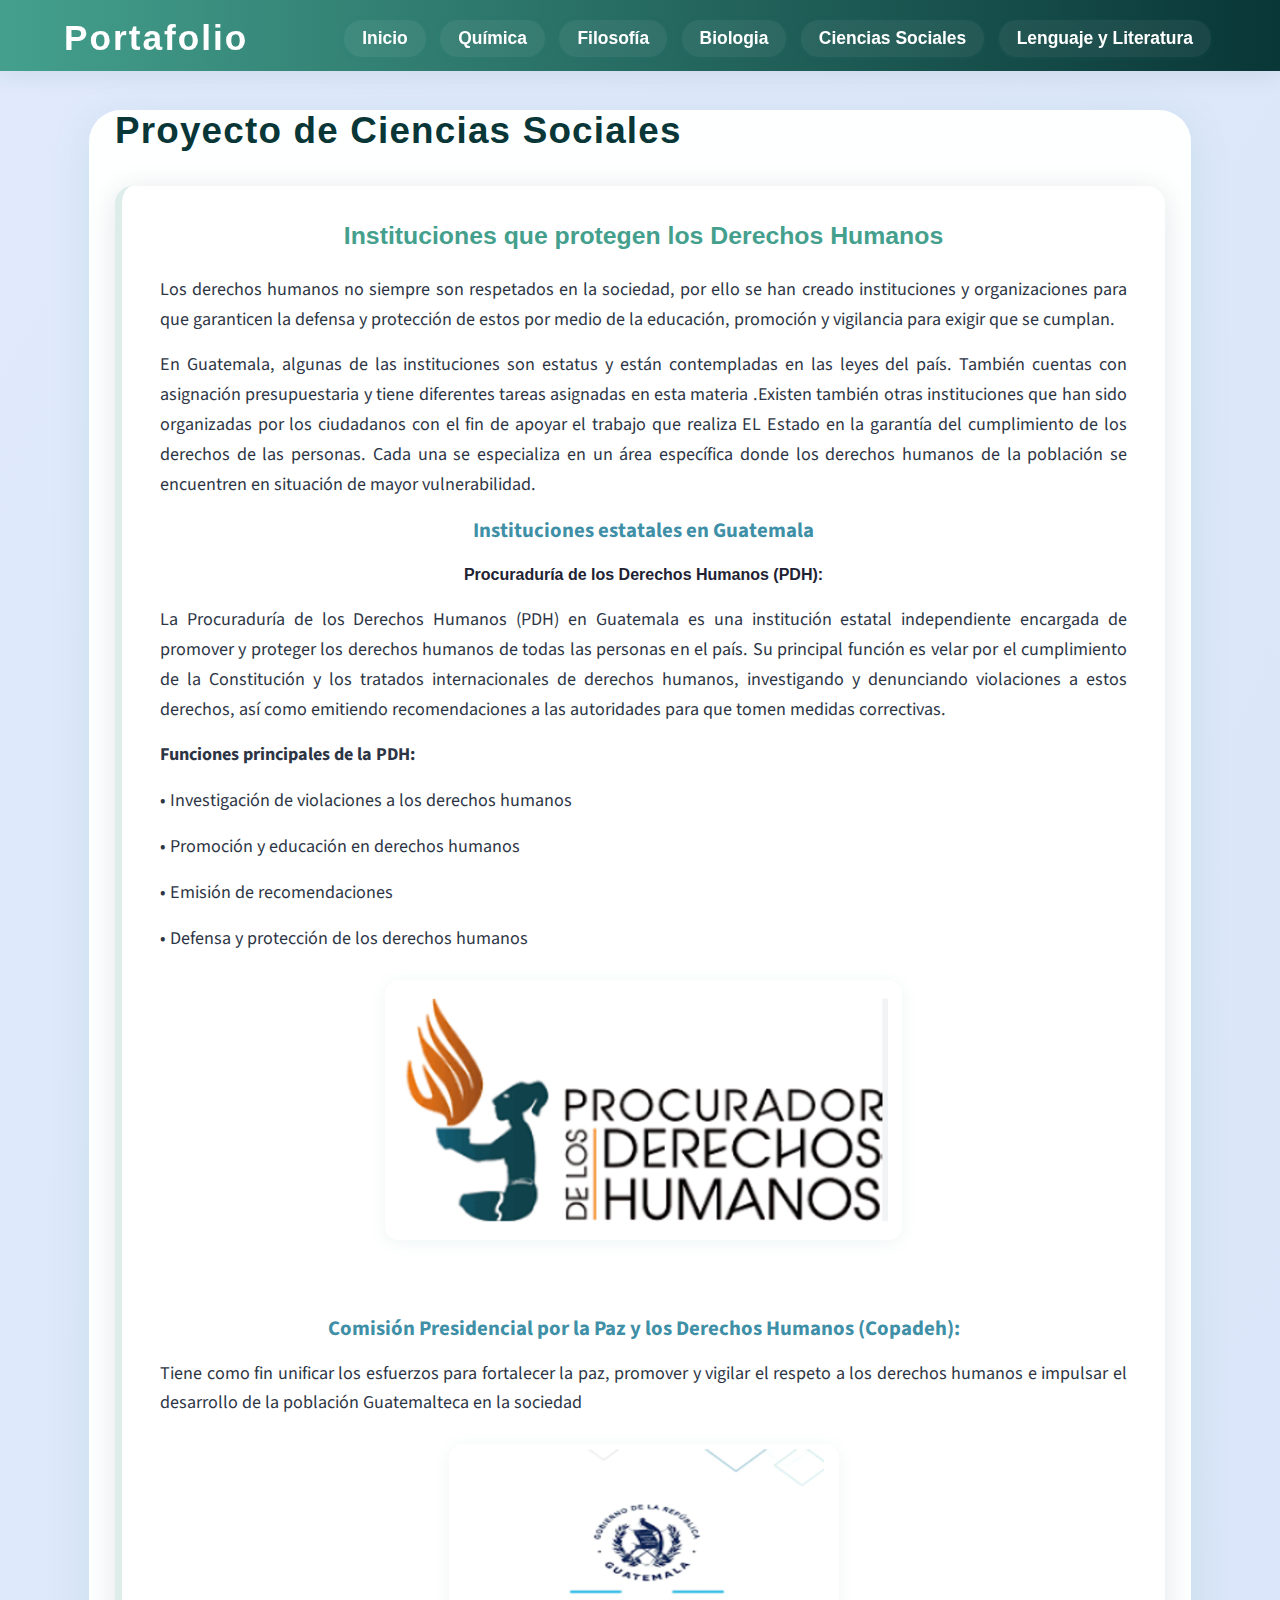
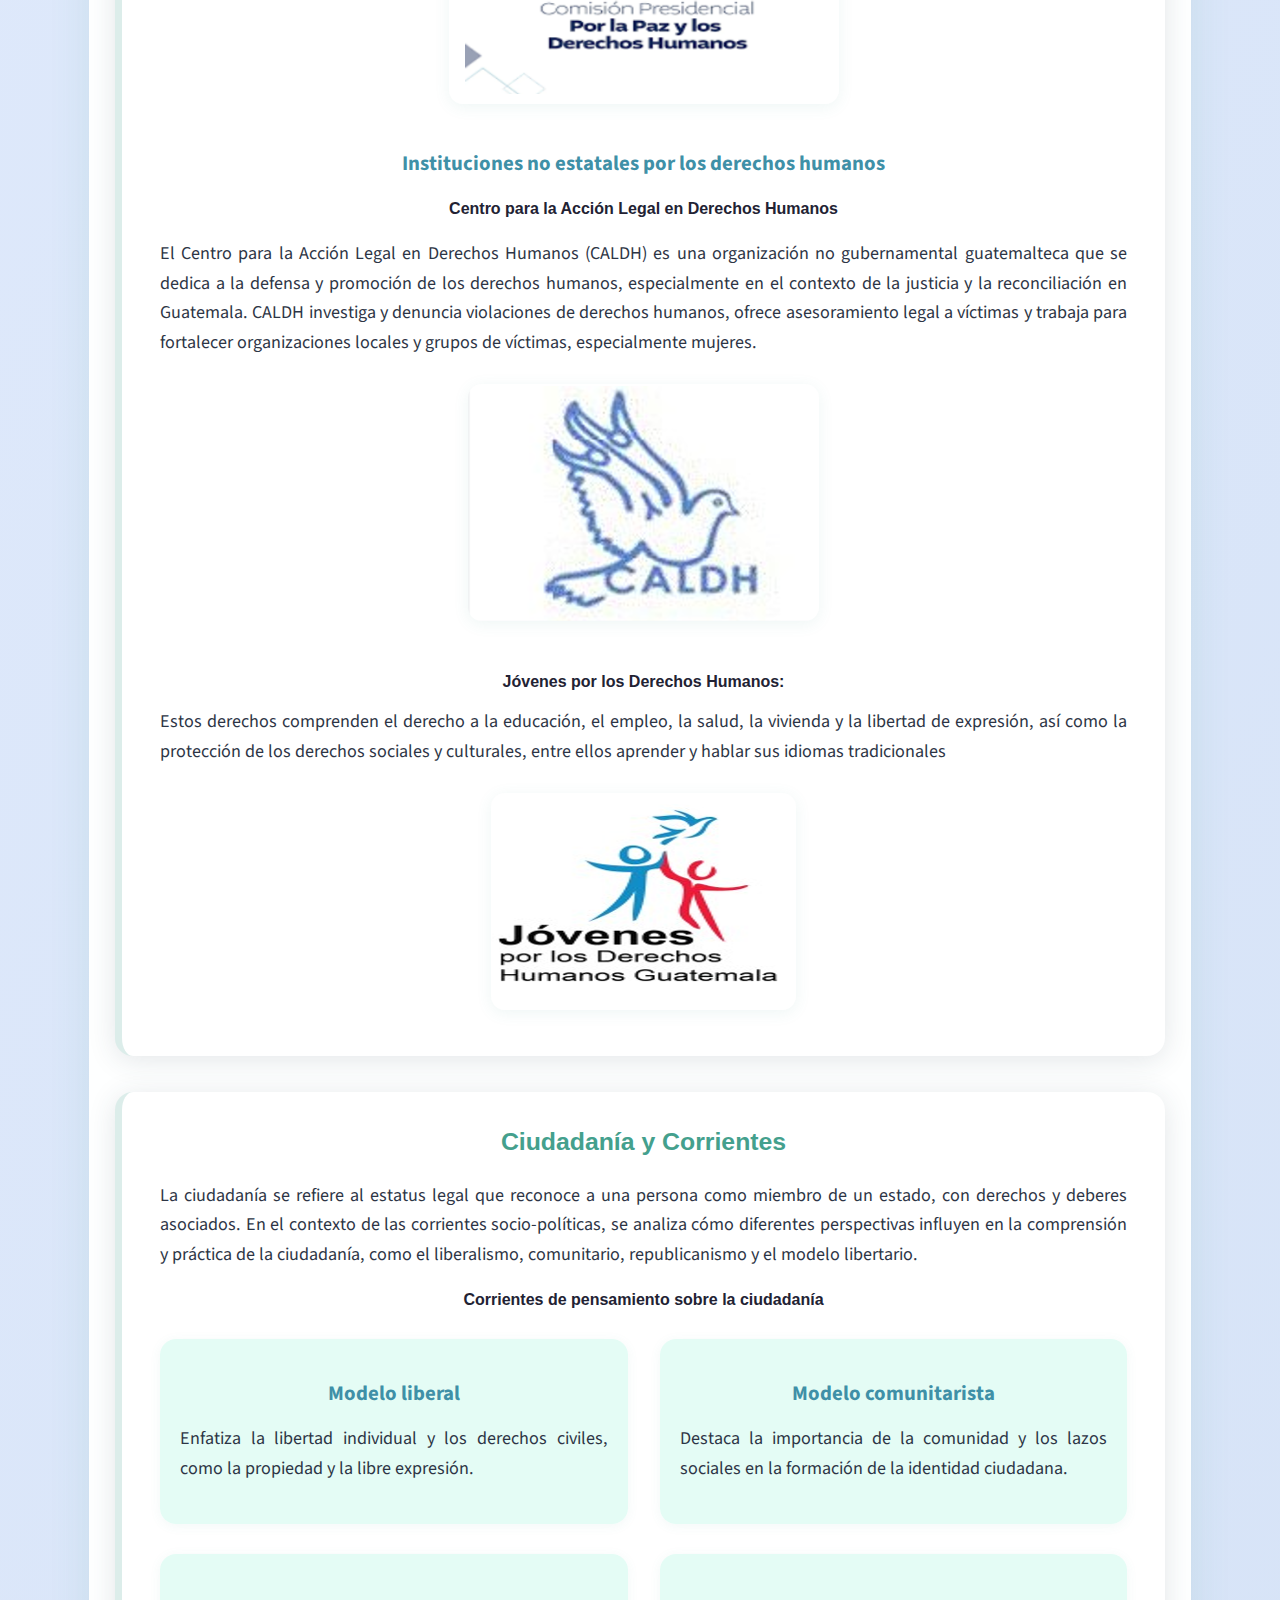
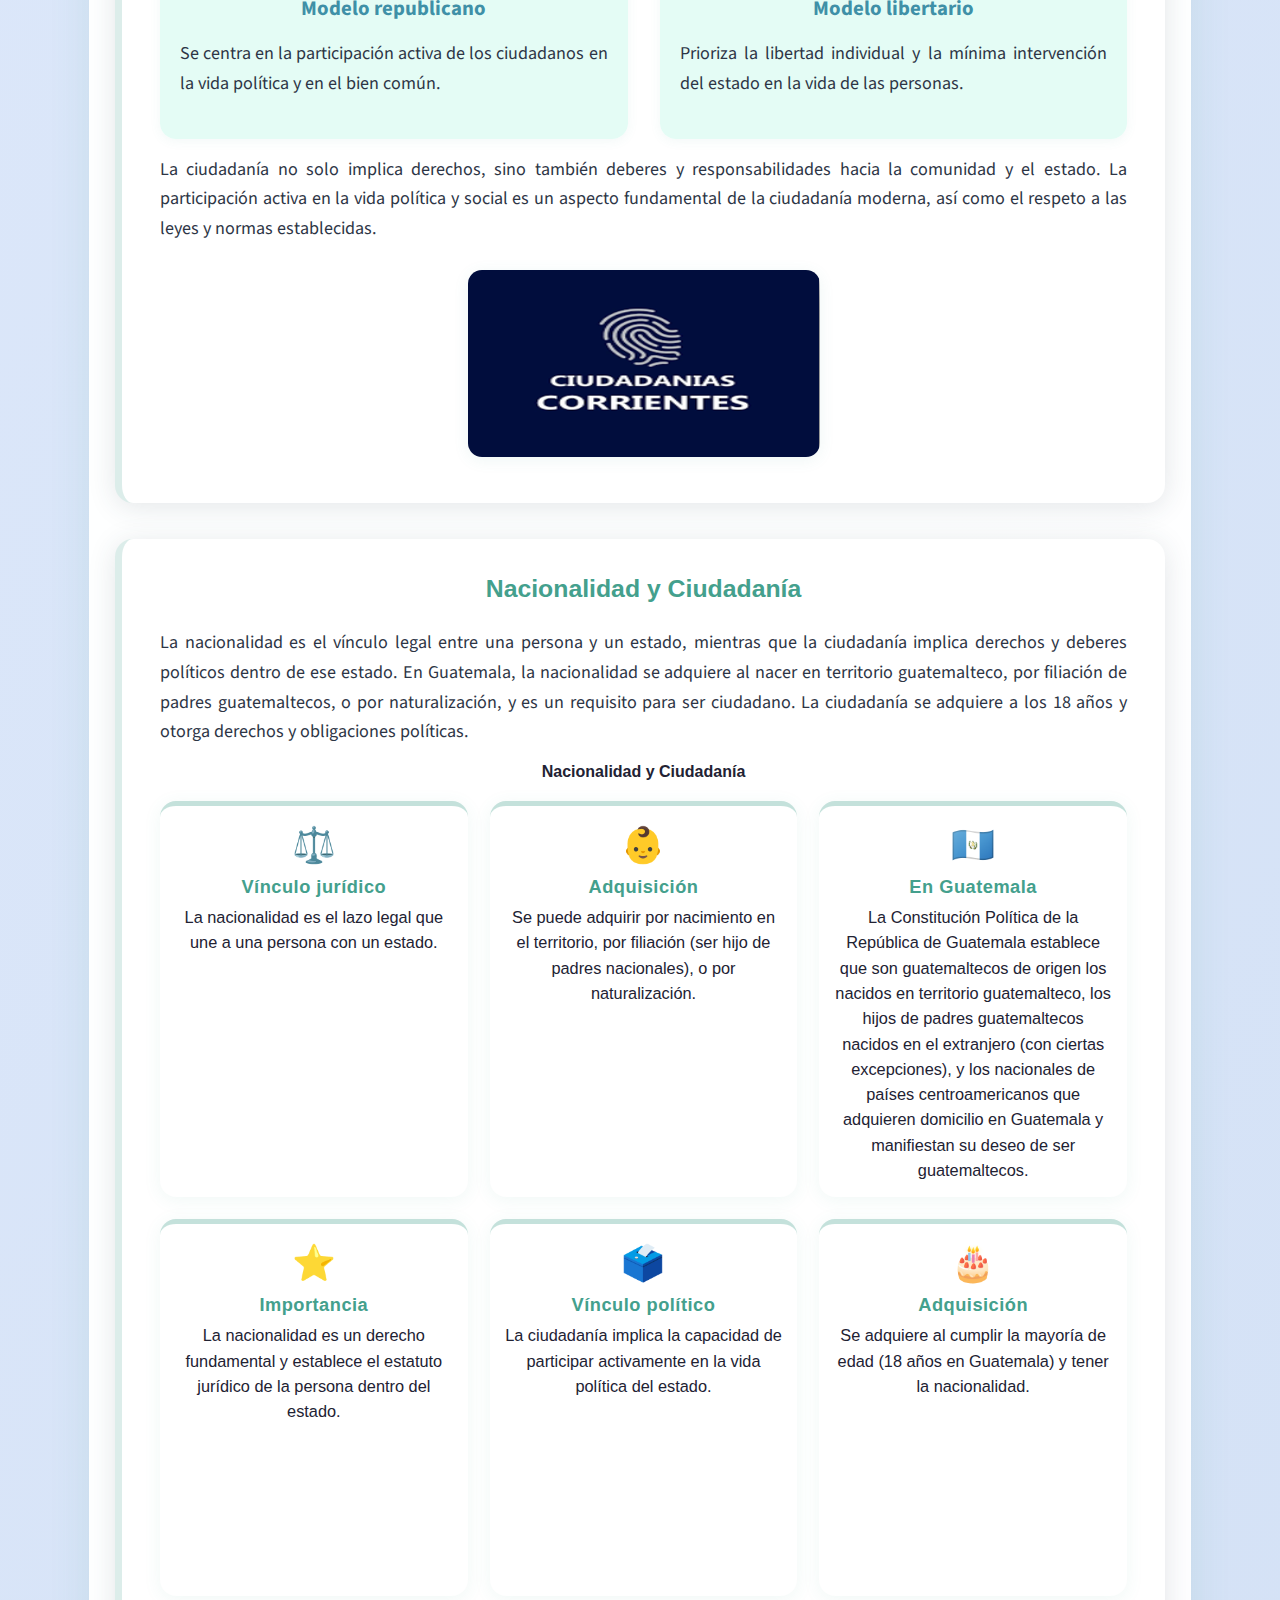
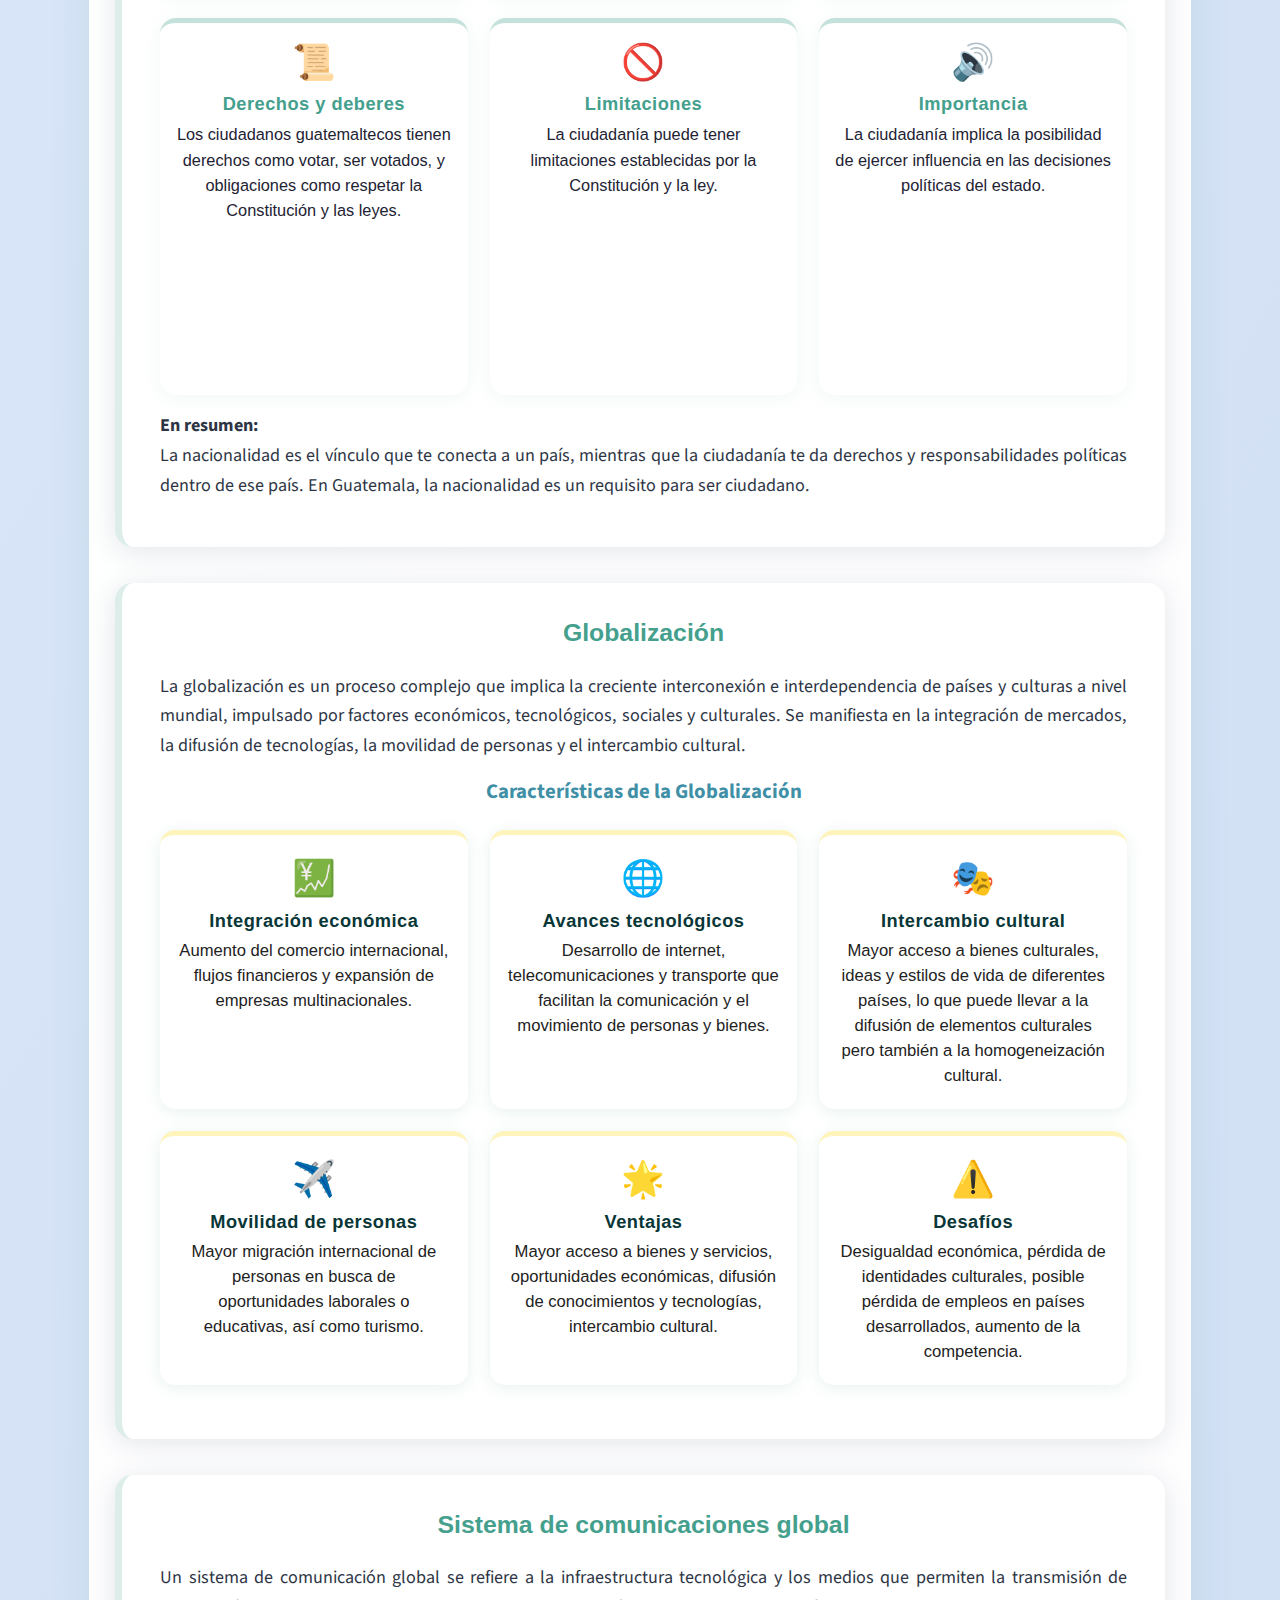
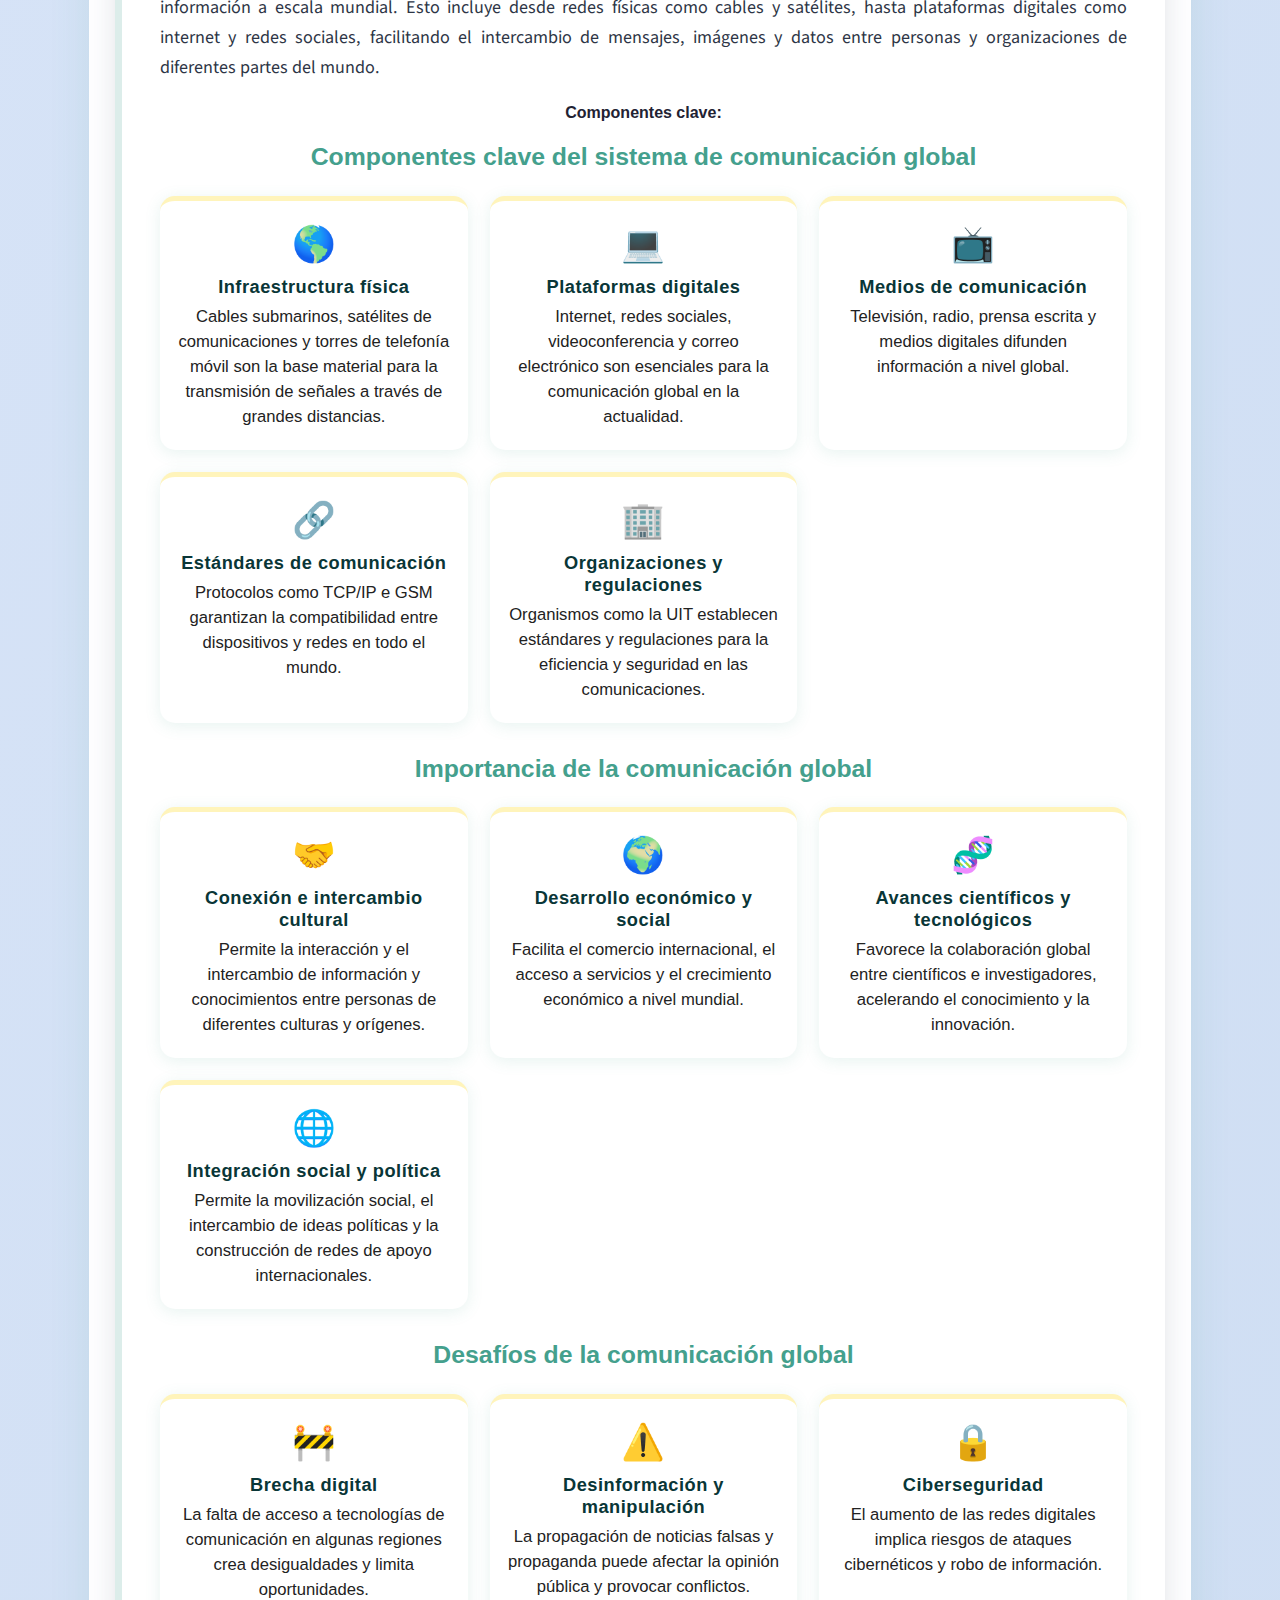
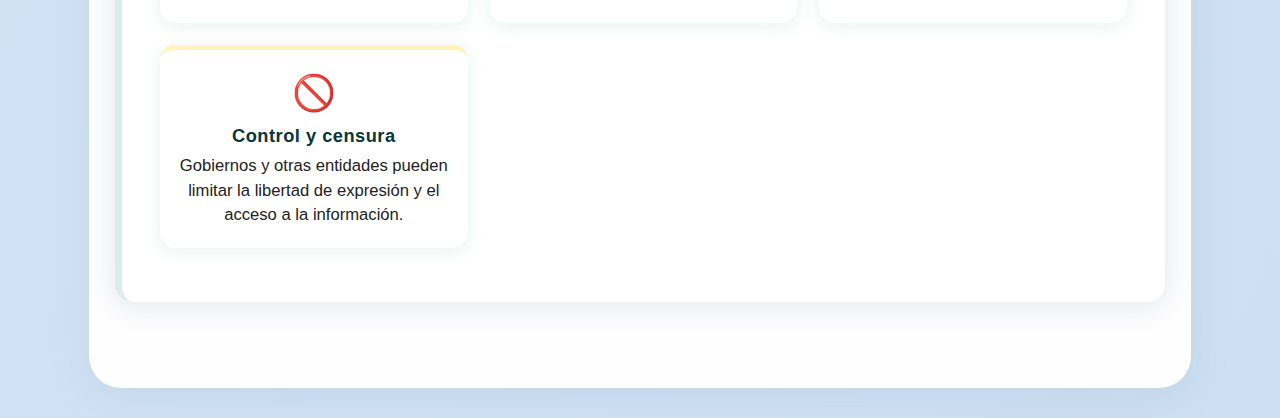
<file: pagina5.html>
<!DOCTYPE html>
<html lang="es">

<head>
    <meta charset="UTF-8">
    <title>Ciencias Sociales</title>
    <link rel="stylesheet" href="styles.css">
</head>

<body>
    <header class="banner">
        <h1>Portafolio</h1>
        <nav>
            <a href="index.html">Inicio</a>
            <a href="pagina2.html">Química</a>
            <a href="pagina3.html">Filosofía</a>
            <a href="pagina4.html">Biologia</a>
            <a href="pagina5.html">Ciencias Sociales</a>
            <a href="pagina6.html">Lenguaje y Literatura</a>
        </nav>
    </header>
    <main>
        <h2>Proyecto de Ciencias Sociales</h2>

        <div class="section-card">
            <h3>Instituciones que protegen los Derechos Humanos</h3>
            <p>
                Los derechos humanos no siempre son respetados en la sociedad, por ello se han creado instituciones y
                organizaciones para que garanticen la defensa y protección de estos por medio de la educación, promoción
                y vigilancia para exigir que se cumplan.
            </p>
            <p>En Guatemala, algunas de las instituciones son estatus y están contempladas en las leyes del país.
                También cuentas con asignación presupuestaria y tiene diferentes tareas asignadas en esta materia
                .Existen también otras instituciones que han sido organizadas por los ciudadanos con el fin de apoyar el
                trabajo que realiza EL Estado en la garantía del cumplimiento de los derechos de las personas. Cada una
                se especializa en un área específica donde los derechos humanos de la población se encuentren en
                situación de mayor vulnerabilidad.</p>
            <h5>Instituciones estatales en Guatemala</h5>
            <h4>Procuraduría de los Derechos Humanos (PDH):</h4>
            <p>La Procuraduría de los Derechos Humanos (PDH) en Guatemala es una institución estatal independiente
                encargada de promover y proteger los derechos humanos de todas las personas en el país. Su principal
                función es velar por el cumplimiento de la Constitución y los tratados internacionales de derechos
                humanos, investigando y denunciando violaciones a estos derechos, así como emitiendo recomendaciones a
                las autoridades para que tomen medidas correctivas. </p>
            <p><b>Funciones principales de la PDH:</b></p>
            <p>• Investigación de violaciones a los derechos humanos</p>
            <p>• Promoción y educación en derechos humanos</p>
            <p>• Emisión de recomendaciones</p>
            <p>• Defensa y protección de los derechos humanos</p>
            <img src="imagenes/derechos-humanos.png" alt="derechos humanos">

            <h5><br><br>Comisión Presidencial por la Paz y los Derechos Humanos (Copadeh):</h5>
            <p>Tiene como fin unificar los esfuerzos para fortalecer la paz, promover y vigilar el respeto a los
                derechos humanos e impulsar el desarrollo de la población Guatemalteca en la sociedad </p>
            <img src="imagenes/comision-presidencial.png" alt="comision presidencial">
            <h5><br>Instituciones no estatales por los derechos humanos </h5>
            <h4>Centro para la Acción Legal en Derechos Humanos </h4>
            <p>El Centro para la Acción Legal en Derechos Humanos (CALDH) es una organización no gubernamental
                guatemalteca que se dedica a la defensa y promoción de los derechos humanos, especialmente en el
                contexto de la justicia y la reconciliación en Guatemala. CALDH investiga y denuncia violaciones de
                derechos humanos, ofrece asesoramiento legal a víctimas y trabaja para fortalecer organizaciones locales
                y grupos de víctimas, especialmente mujeres.</p>
            <img src="imagenes/caldh.png" alt="caldh">
            <b><br><br>Jóvenes por los Derechos Humanos:</b>
            <p>Estos derechos comprenden el derecho a la educación, el empleo, la salud, la vivienda y la libertad de
                expresión, así como la protección de los derechos sociales y culturales, entre ellos aprender y hablar
                sus idiomas tradicionales</p>
            <img src="imagenes/jovenes.png" alt="jovenes">
        </div>

        <div class="section-card">
            <h3>Ciudadanía y Corrientes</h3>
            <p>
                La ciudadanía se refiere al estatus legal que reconoce a una persona como miembro de un estado, con
                derechos y deberes asociados. En el contexto de las corrientes socio-políticas, se analiza cómo
                diferentes perspectivas influyen en la comprensión y práctica de la ciudadanía, como el liberalismo,
                comunitario, republicanismo y el modelo libertario.
            </p>
            <h4>Corrientes de pensamiento sobre la ciudadanía</h4>
            <div class="ion-columns">
                <div class="info-anion">
                    <h5>Modelo liberal</h5>
                    <p>Enfatiza la libertad individual y los derechos civiles, como la propiedad y la libre expresión.
                    </p>
                </div>
                <div class="info-cation">
                    <h5>Modelo comunitarista</h5>
                    <p>Destaca la importancia de la comunidad y los lazos sociales en la formación de la identidad
                        ciudadana.</p>
                </div>
            </div>
            <h5></h5>
            <div class="ion-columns">
                <div class="info-cation">
                    <h5>Modelo republicano</h5>
                    <p>Se centra en la participación activa de los ciudadanos en la vida política y en el bien común.
                    </p>
                </div>
                <div class="info-cation">
                    <h5>Modelo libertario</h5>
                    <p>Prioriza la libertad individual y la mínima intervención del estado en la vida de las personas.
                    </p>
                </div>
            </div>
            <p>
                La ciudadanía no solo implica derechos, sino también deberes y responsabilidades hacia la comunidad y el
                estado. La participación activa en la vida política y social es un aspecto fundamental de la ciudadanía
                moderna, así como el respeto a las leyes y normas establecidas.
            </p>
            <img src="imagenes/ciudadanias.png" alt="ciudadanias">
        </div>

        <div class="section-card">
            <h3>Nacionalidad y Ciudadanía</h3>
            <p>La nacionalidad es el vínculo legal entre una persona y un estado, mientras que la ciudadanía implica
                derechos y deberes políticos dentro de ese estado. En Guatemala, la nacionalidad se adquiere al nacer en
                territorio guatemalteco, por filiación de padres guatemaltecos, o por naturalización, y es un requisito
                para ser ciudadano. La ciudadanía se adquiere a los 18 años y otorga derechos y obligaciones políticas.
            </p>
            <b>Nacionalidad y Ciudadanía</b>
            <div class="reinos-grid">
                <div class="reino-card">
                    <div class="global-icon" style="margin-bottom:2px;">⚖️</div>
                    <div class="reino-titulo">Vínculo jurídico</div>
                    <div class="reino-desc">
                        La nacionalidad es el lazo legal que une a una persona con un estado.
                    </div>
                </div>
                <div class="reino-card">
                    <div class="global-icon" style="margin-bottom:2px;">👶</div>
                    <div class="reino-titulo">Adquisición</div>
                    <div class="reino-desc">
                        Se puede adquirir por nacimiento en el territorio, por filiación (ser hijo de padres
                        nacionales), o por naturalización.
                    </div>
                </div>
                <div class="reino-card">
                    <div class="global-icon" style="margin-bottom:2px;">🇬🇹</div>
                    <div class="reino-titulo">En Guatemala</div>
                    <div class="reino-desc">
                        La Constitución Política de la República de Guatemala establece que son guatemaltecos de origen
                        los nacidos en territorio guatemalteco, los hijos de padres guatemaltecos nacidos en el
                        extranjero (con ciertas excepciones), y los nacionales de países centroamericanos que adquieren
                        domicilio en Guatemala y manifiestan su deseo de ser guatemaltecos.
                    </div>
                </div>
                <div class="reino-card">
                    <div class="global-icon" style="margin-bottom:2px;">⭐</div>
                    <div class="reino-titulo">Importancia</div>
                    <div class="reino-desc">
                        La nacionalidad es un derecho fundamental y establece el estatuto jurídico de la persona dentro
                        del estado.
                    </div>
                </div>
                <div class="reino-card">
                    <div class="global-icon" style="margin-bottom:2px;">🗳️</div>
                    <div class="reino-titulo">Vínculo político</div>
                    <div class="reino-desc">
                        La ciudadanía implica la capacidad de participar activamente en la vida política del estado.
                    </div>
                </div>
                <div class="reino-card">
                    <div class="global-icon" style="margin-bottom:2px;">🎂</div>
                    <div class="reino-titulo">Adquisición</div>
                    <div class="reino-desc">
                        Se adquiere al cumplir la mayoría de edad (18 años en Guatemala) y tener la nacionalidad.
                    </div>
                </div>
                <div class="reino-card">
                    <div class="global-icon" style="margin-bottom:2px;">📜</div>
                    <div class="reino-titulo">Derechos y deberes</div>
                    <div class="reino-desc">
                        Los ciudadanos guatemaltecos tienen derechos como votar, ser votados, y obligaciones como
                        respetar la Constitución y las leyes.
                    </div>
                </div>
                <div class="reino-card">
                    <div class="global-icon" style="margin-bottom:2px;">🚫</div>
                    <div class="reino-titulo">Limitaciones</div>
                    <div class="reino-desc">
                        La ciudadanía puede tener limitaciones establecidas por la Constitución y la ley.
                    </div>
                </div>
                <div class="reino-card">
                    <div class="global-icon" style="margin-bottom:2px;">🔊</div>
                    <div class="reino-titulo">Importancia</div>
                    <div class="reino-desc">
                        La ciudadanía implica la posibilidad de ejercer influencia en las decisiones políticas del
                        estado.
                    </div>
                </div>
            </div>


            <p>
                <b>En resumen:</b><br> La nacionalidad es el vínculo que te conecta a un país, mientras que la
                ciudadanía te da derechos y responsabilidades políticas dentro de ese país. En Guatemala, la
                nacionalidad es un requisito para ser ciudadano.
            </p>
        </div>

        <div class="section-card">
            <h3>Globalización</h3>
            <p>
                La globalización es un proceso complejo que implica la creciente interconexión e interdependencia de
                países y culturas a nivel mundial, impulsado por factores económicos, tecnológicos, sociales y
                culturales. Se manifiesta en la integración de mercados, la difusión de tecnologías, la movilidad de
                personas y el intercambio cultural.
            </p>
            <h5 style="text-align:center;">Características de la Globalización</h5>
            <div class="global-grid">
                <div class="global-card">
                    <div class="global-icon">💹</div>
                    <div class="global-title">Integración económica</div>
                    <div class="global-desc">Aumento del comercio internacional, flujos financieros y expansión de
                        empresas multinacionales.</div>
                </div>
                <div class="global-card">
                    <div class="global-icon">🌐</div>
                    <div class="global-title">Avances tecnológicos</div>
                    <div class="global-desc">Desarrollo de internet, telecomunicaciones y transporte que facilitan la
                        comunicación y el movimiento de personas y bienes.</div>
                </div>
                <div class="global-card">
                    <div class="global-icon">🎭</div>
                    <div class="global-title">Intercambio cultural</div>
                    <div class="global-desc">Mayor acceso a bienes culturales, ideas y estilos de vida de diferentes
                        países, lo que puede llevar a la difusión de elementos culturales pero también a la
                        homogeneización cultural.</div>
                </div>
                <div class="global-card">
                    <div class="global-icon">✈️</div>
                    <div class="global-title">Movilidad de personas</div>
                    <div class="global-desc">Mayor migración internacional de personas en busca de oportunidades
                        laborales o educativas, así como turismo.</div>
                </div>
                <div class="global-card">
                    <div class="global-icon">🌟</div>
                    <div class="global-title">Ventajas</div>
                    <div class="global-desc">Mayor acceso a bienes y servicios, oportunidades económicas, difusión de
                        conocimientos y tecnologías, intercambio cultural.</div>
                </div>
                <div class="global-card">
                    <div class="global-icon">⚠️</div>
                    <div class="global-title">Desafíos</div>
                    <div class="global-desc">Desigualdad económica, pérdida de identidades culturales, posible pérdida
                        de empleos en países desarrollados, aumento de la competencia.</div>
                </div>
            </div>
        </div>


        <div class="section-card">
            <h3>Sistema de comunicaciones global</h3>
            <p>
                Un sistema de comunicación global se refiere a la infraestructura tecnológica y los medios que permiten
                la transmisión de información a escala mundial. Esto incluye desde redes físicas como cables y
                satélites, hasta plataformas digitales como internet y redes sociales, facilitando el intercambio de
                mensajes, imágenes y datos entre personas y organizaciones de diferentes partes del mundo.
            </p>
            <h4>Componentes clave:</h4>

            <h3 style="text-align:center;">Componentes clave del sistema de comunicación global</h3>
            <div class="global-grid">
                <div class="global-card">
                    <div class="global-icon">🌎</div>
                    <div class="global-title">Infraestructura física</div>
                    <div class="global-desc">
                        Cables submarinos, satélites de comunicaciones y torres de telefonía móvil son la base material
                        para la transmisión de señales a través de grandes distancias.
                    </div>
                </div>
                <div class="global-card">
                    <div class="global-icon">💻</div>
                    <div class="global-title">Plataformas digitales</div>
                    <div class="global-desc">
                        Internet, redes sociales, videoconferencia y correo electrónico son esenciales para la
                        comunicación global en la actualidad.
                    </div>
                </div>
                <div class="global-card">
                    <div class="global-icon">📺</div>
                    <div class="global-title">Medios de comunicación</div>
                    <div class="global-desc">
                        Televisión, radio, prensa escrita y medios digitales difunden información a nivel global.
                    </div>
                </div>
                <div class="global-card">
                    <div class="global-icon">🔗</div>
                    <div class="global-title">Estándares de comunicación</div>
                    <div class="global-desc">
                        Protocolos como TCP/IP e GSM garantizan la compatibilidad entre dispositivos y redes en todo el
                        mundo.
                    </div>
                </div>
                <div class="global-card">
                    <div class="global-icon">🏢</div>
                    <div class="global-title">Organizaciones y regulaciones</div>
                    <div class="global-desc">
                        Organismos como la UIT establecen estándares y regulaciones para la eficiencia y seguridad en
                        las comunicaciones.
                    </div>
                </div>
            </div>

            <h3 style="text-align:center; margin-top:32px;">Importancia de la comunicación global</h3>
            <div class="global-grid">
                <div class="global-card">
                    <div class="global-icon">🤝</div>
                    <div class="global-title">Conexión e intercambio cultural</div>
                    <div class="global-desc">
                        Permite la interacción y el intercambio de información y conocimientos entre personas de
                        diferentes culturas y orígenes.
                    </div>
                </div>
                <div class="global-card">
                    <div class="global-icon">🌍</div>
                    <div class="global-title">Desarrollo económico y social</div>
                    <div class="global-desc">
                        Facilita el comercio internacional, el acceso a servicios y el crecimiento económico a nivel
                        mundial.
                    </div>
                </div>
                <div class="global-card">
                    <div class="global-icon">🧬</div>
                    <div class="global-title">Avances científicos y tecnológicos</div>
                    <div class="global-desc">
                        Favorece la colaboración global entre científicos e investigadores, acelerando el conocimiento y
                        la innovación.
                    </div>
                </div>
                <div class="global-card">
                    <div class="global-icon">🌐</div>
                    <div class="global-title">Integración social y política</div>
                    <div class="global-desc">
                        Permite la movilización social, el intercambio de ideas políticas y la construcción de redes de
                        apoyo internacionales.
                    </div>
                </div>
            </div>

            <h3 style="text-align:center; margin-top:32px;">Desafíos de la comunicación global</h3>
            <div class="global-grid">
                <div class="global-card">
                    <div class="global-icon">🚧</div>
                    <div class="global-title">Brecha digital</div>
                    <div class="global-desc">
                        La falta de acceso a tecnologías de comunicación en algunas regiones crea desigualdades y limita
                        oportunidades.
                    </div>
                </div>
                <div class="global-card">
                    <div class="global-icon">⚠️</div>
                    <div class="global-title">Desinformación y manipulación</div>
                    <div class="global-desc">
                        La propagación de noticias falsas y propaganda puede afectar la opinión pública y provocar
                        conflictos.
                    </div>
                </div>
                <div class="global-card">
                    <div class="global-icon">🔒</div>
                    <div class="global-title">Ciberseguridad</div>
                    <div class="global-desc">
                        El aumento de las redes digitales implica riesgos de ataques cibernéticos y robo de información.
                    </div>
                </div>
                <div class="global-card">
                    <div class="global-icon">🚫</div>
                    <div class="global-title">Control y censura</div>
                    <div class="global-desc">
                        Gobiernos y otras entidades pueden limitar la libertad de expresión y el acceso a la
                        información.
                    </div>
                </div>
            </div>
        </div>

        </div>
    </main>
    <script>
        let lastScroll = 0;
        window.addEventListener('scroll', () => {
            let curr = window.scrollY;
            if (curr > lastScroll && curr > 60) {
                document.body.classList.add('hide-header');
            } else {
                document.body.classList.remove('hide-header');
            }
            lastScroll = curr;
        });
    </script>
</body>

</html>
</file>
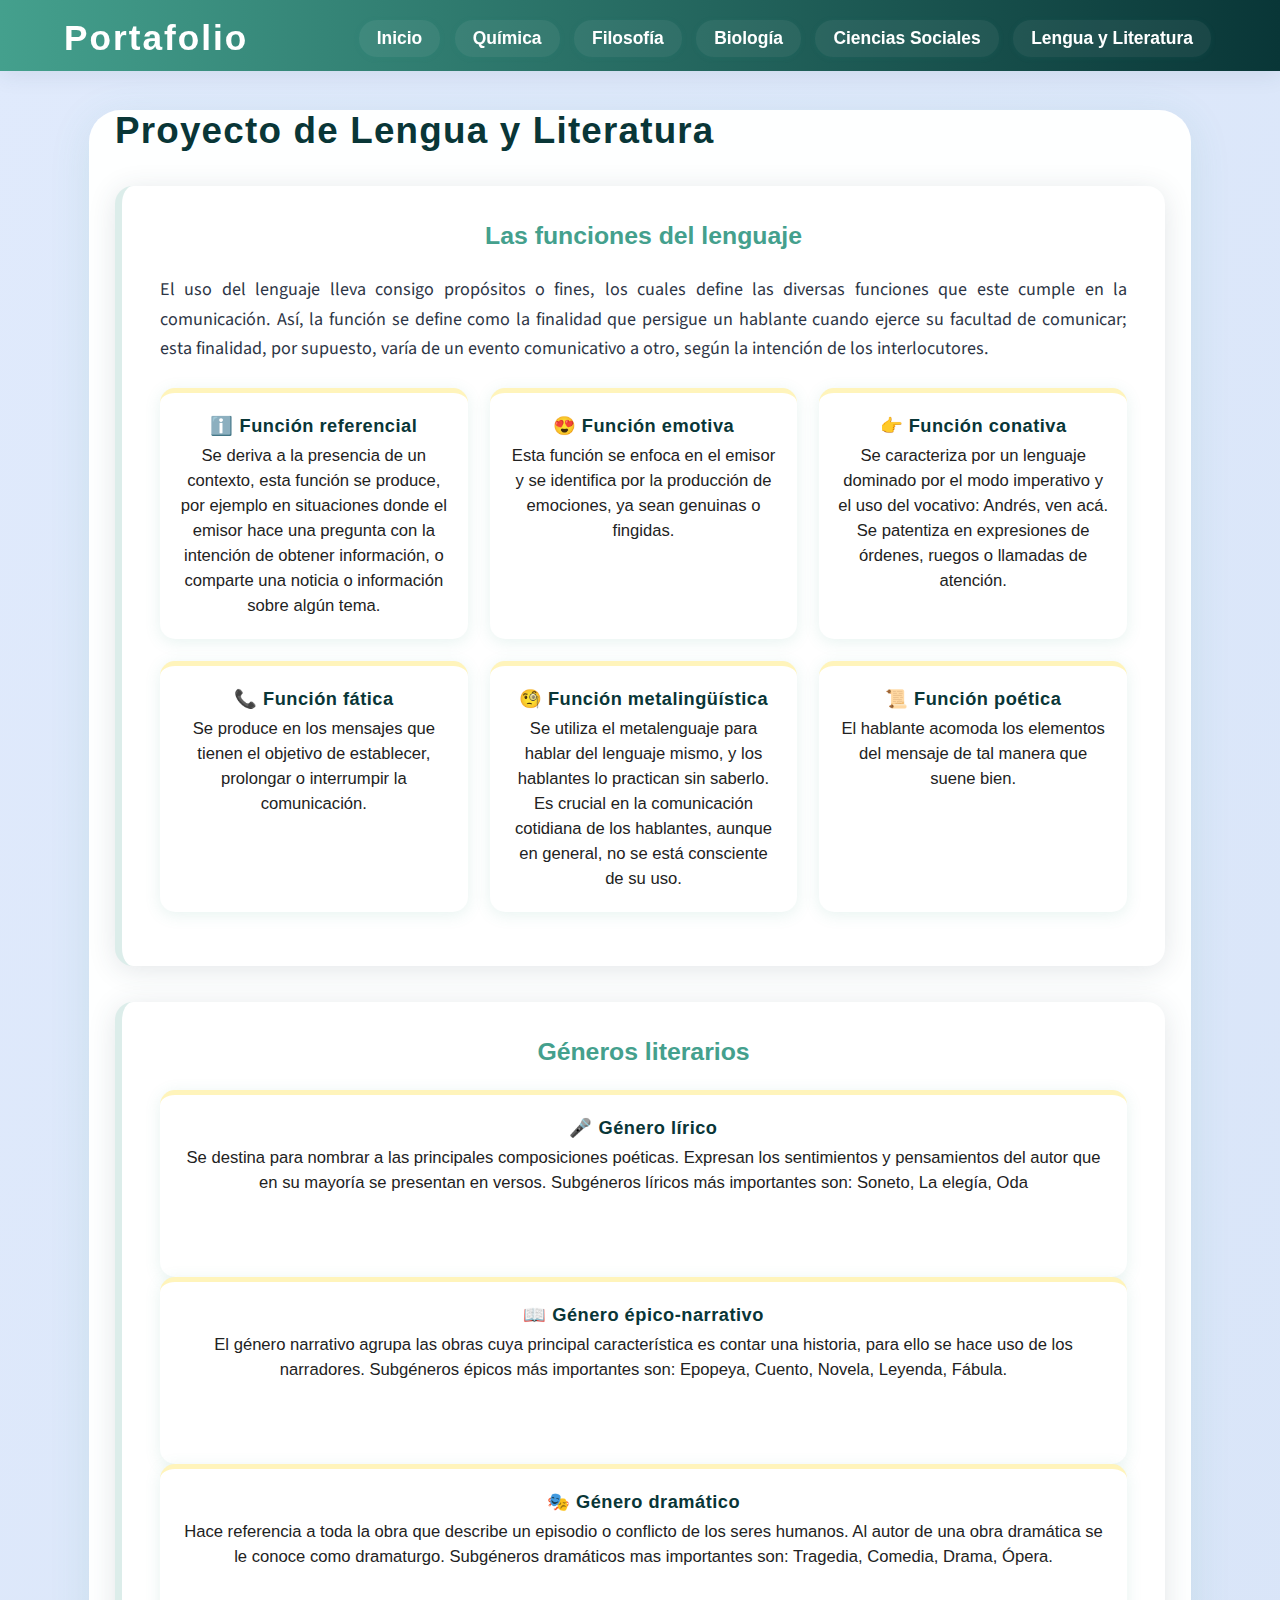
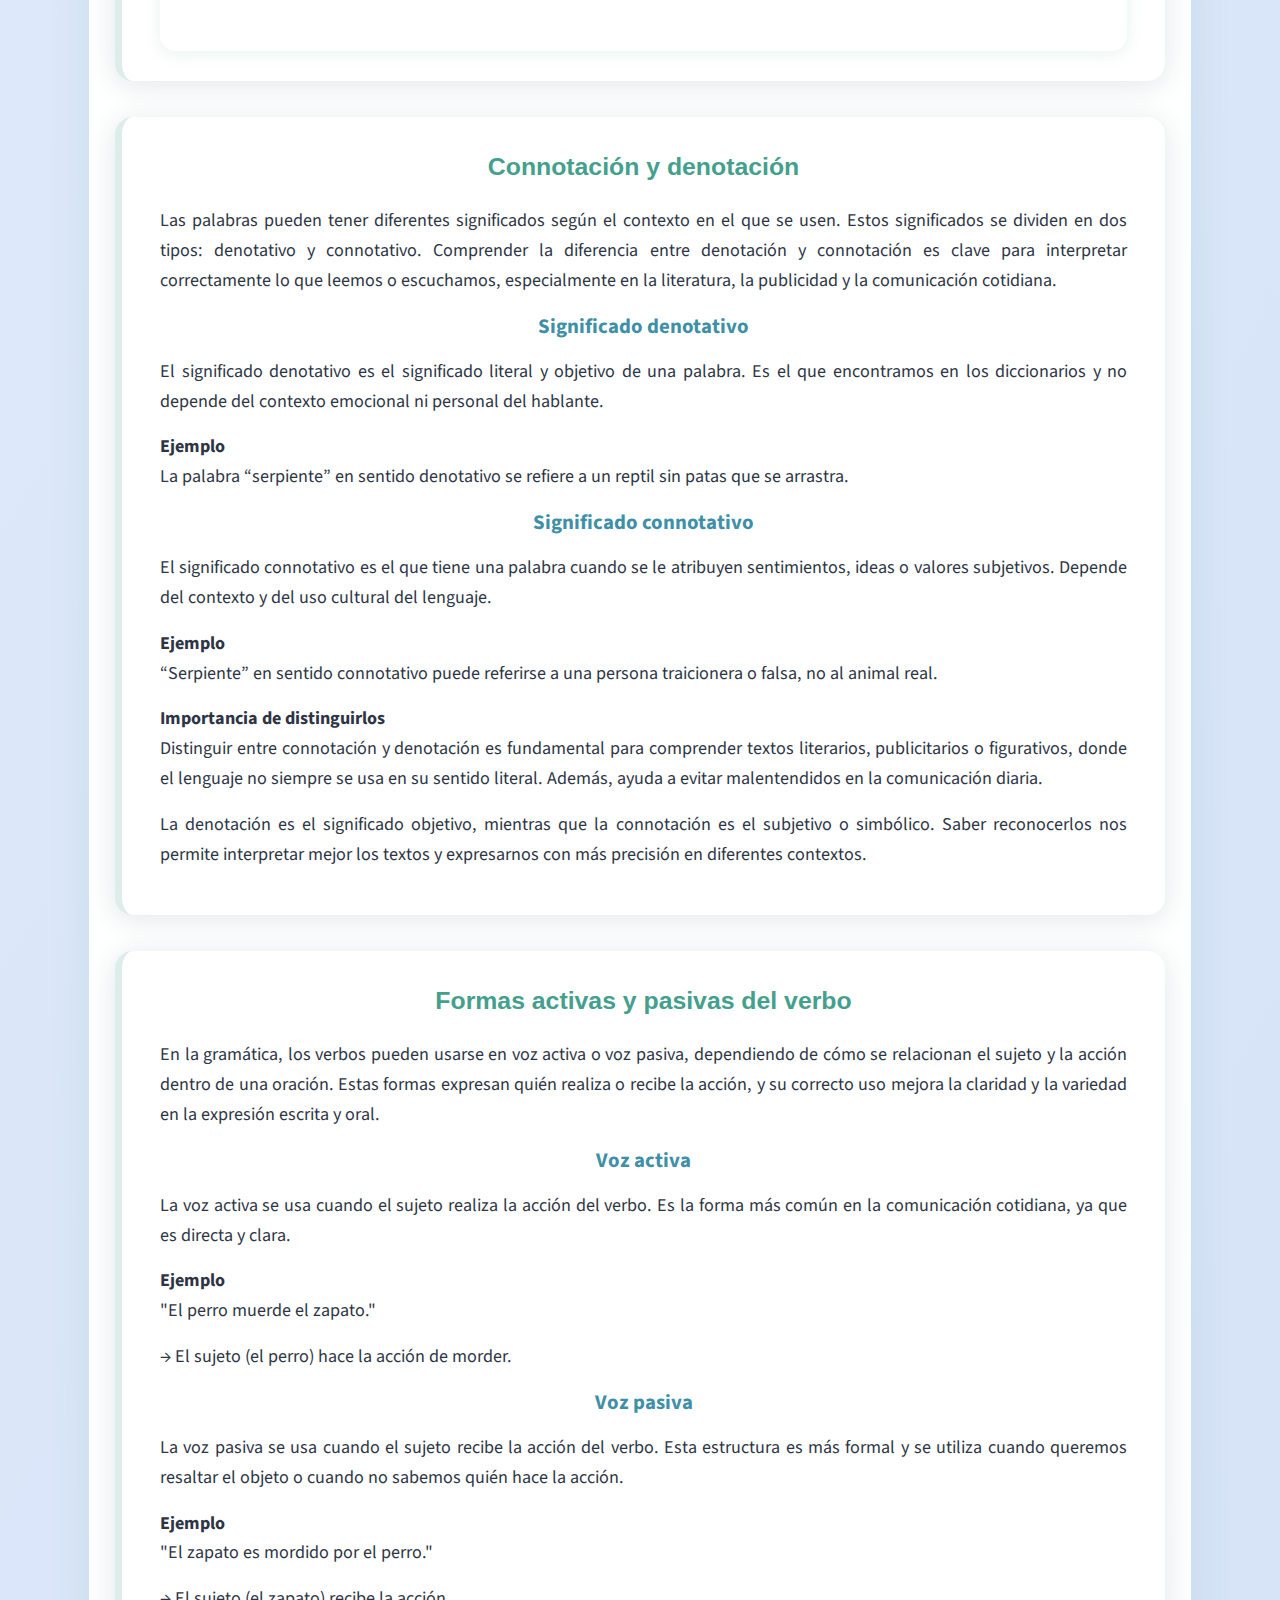
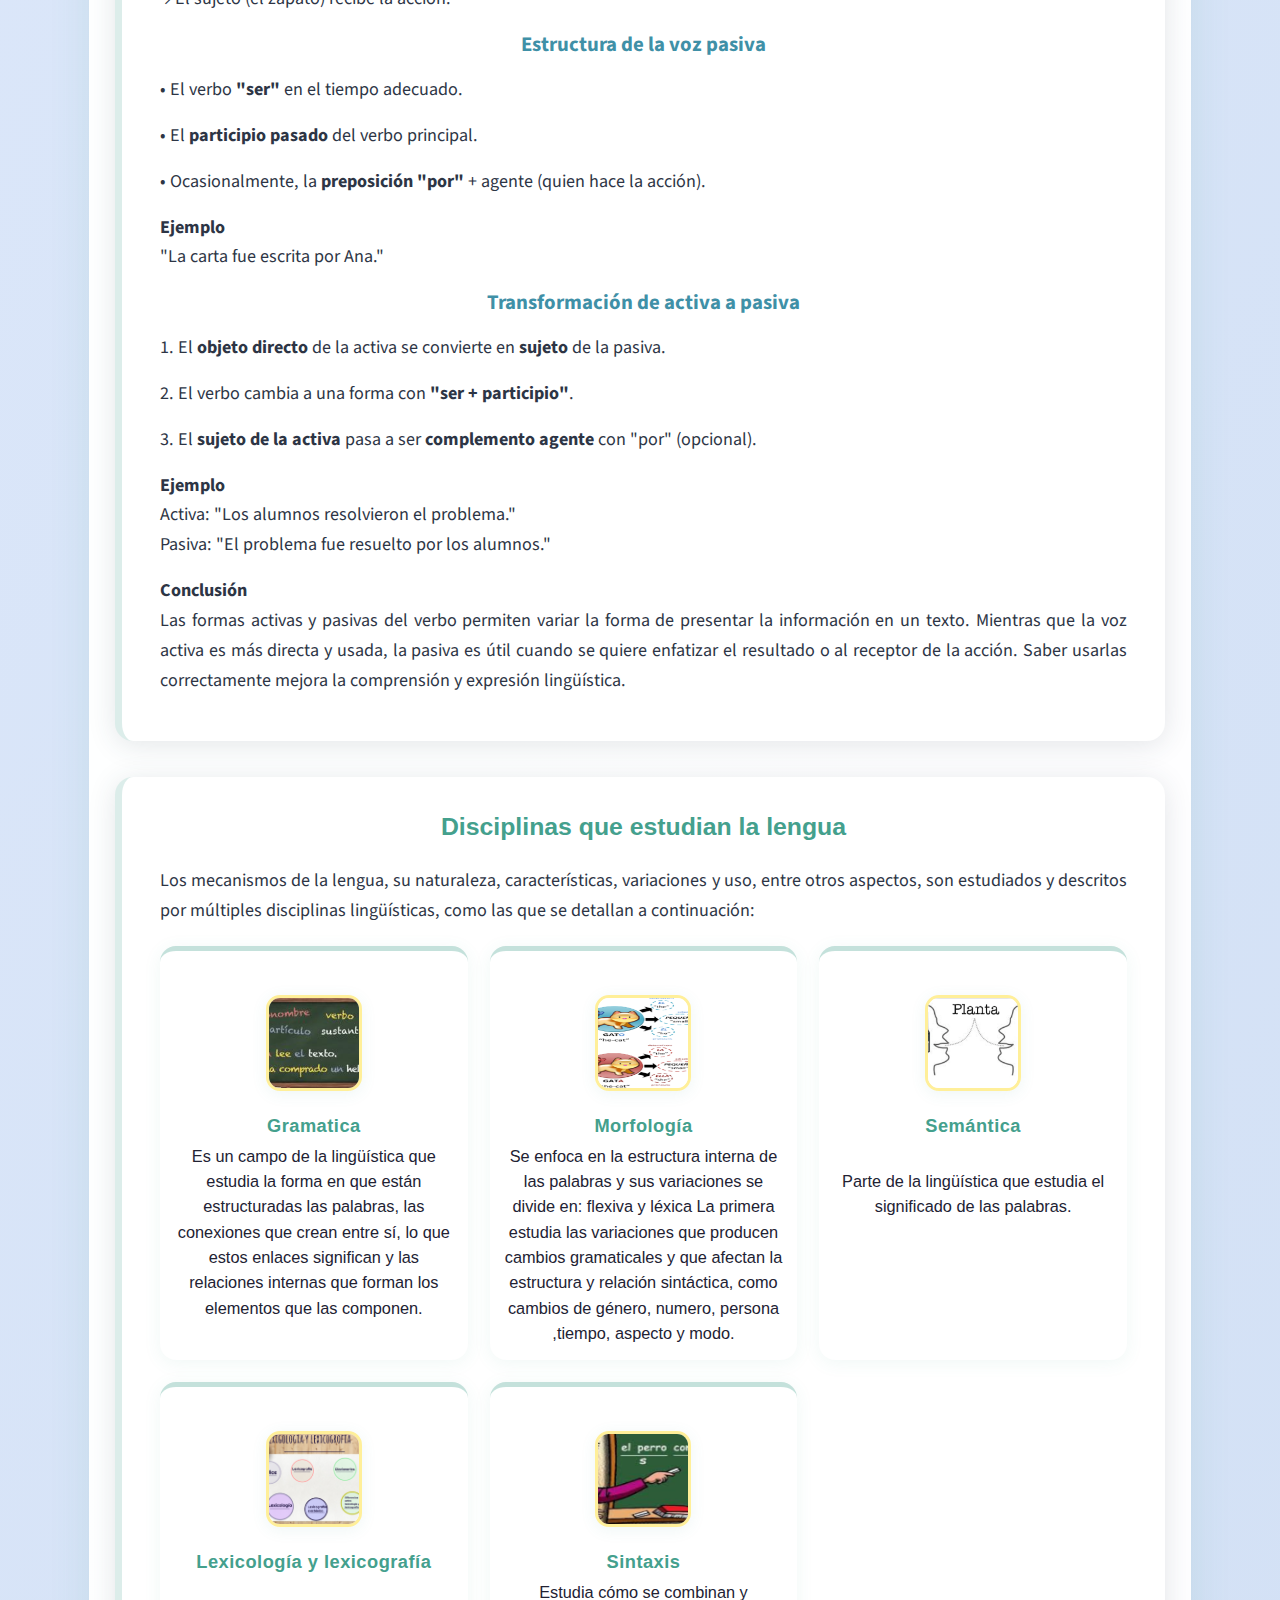
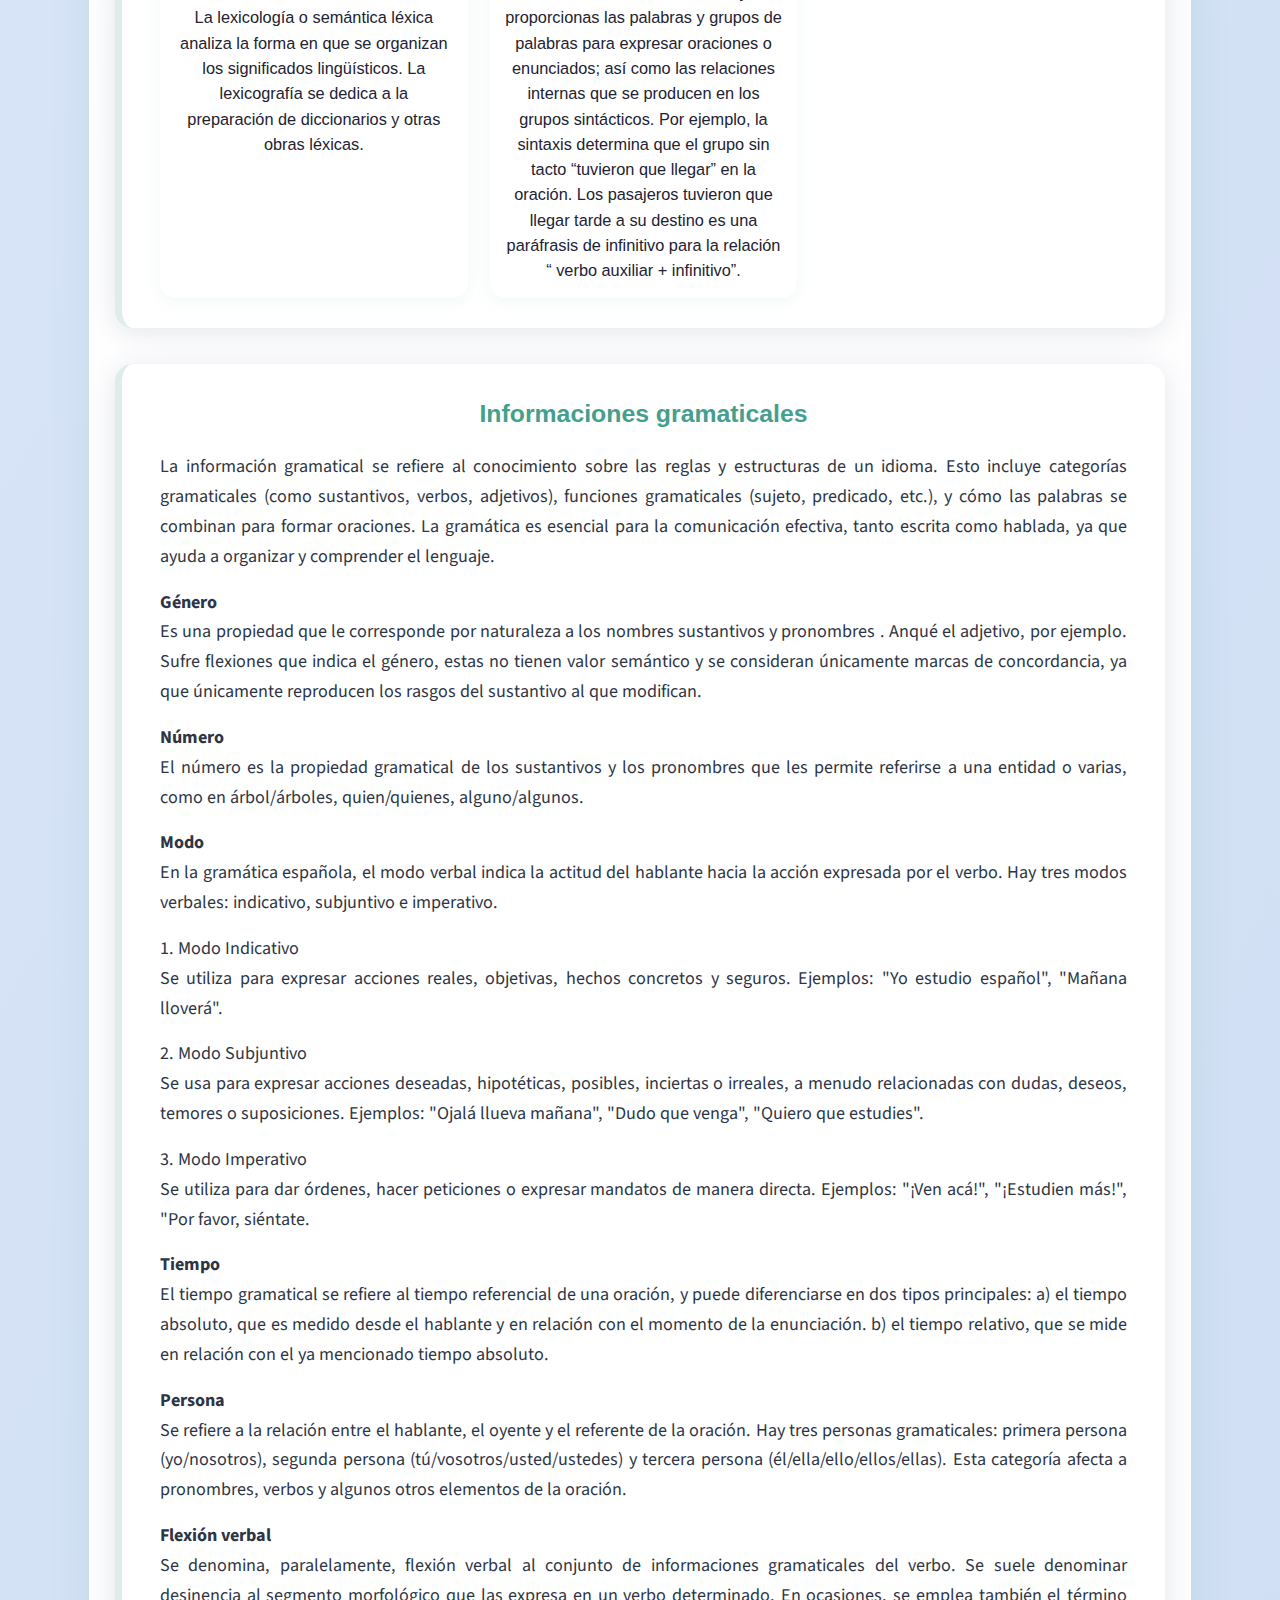
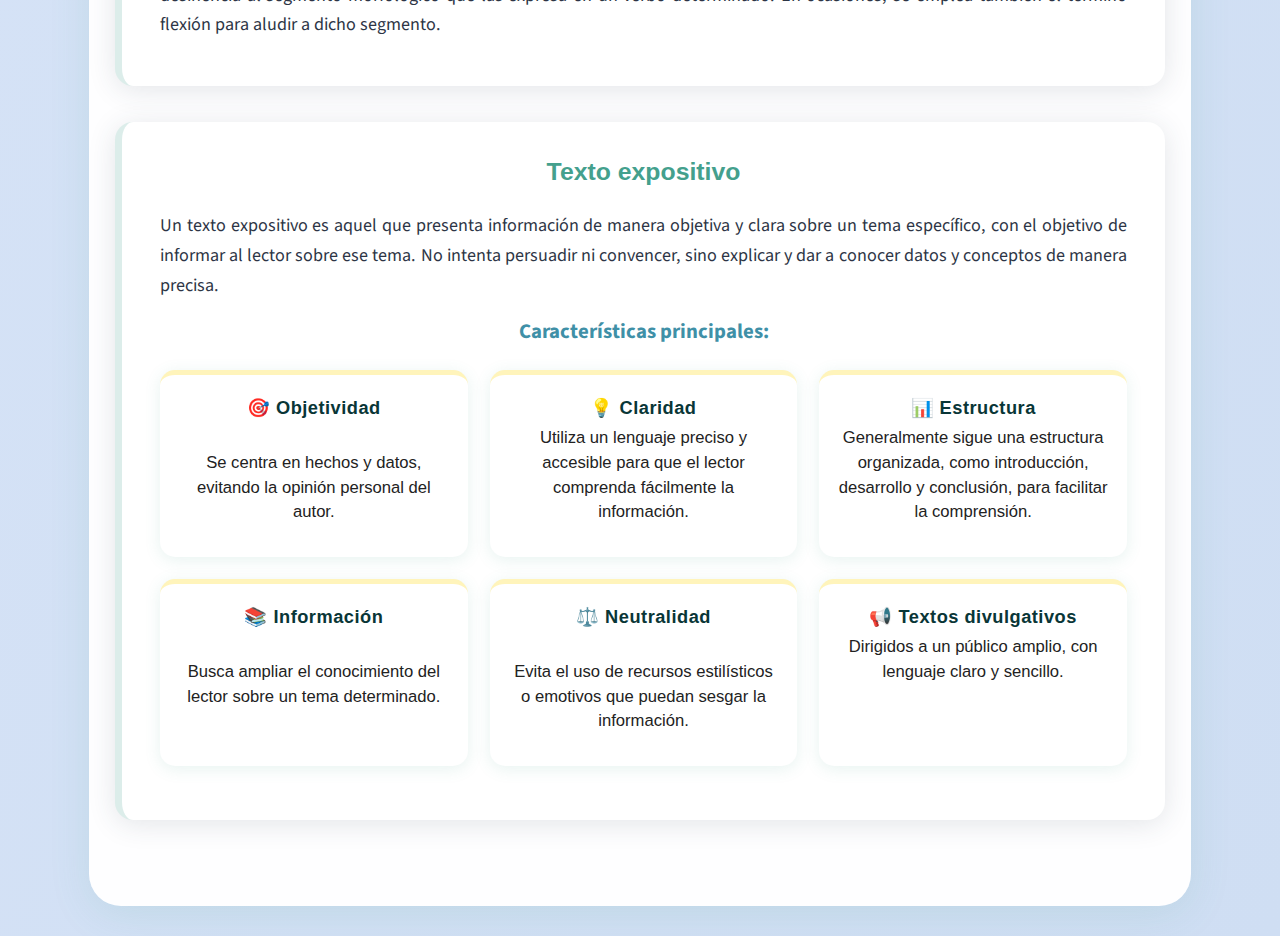
<file: pagina6.html>
<!DOCTYPE html>
<html lang="es">

<head>
    <meta charset="UTF-8">
    <title>Lengua y Literatura</title>
    <link rel="stylesheet" href="styles.css">
</head>

<body>
    <header class="banner">
        <h1>Portafolio </h1>
        <nav>
            <a href="index.html">Inicio</a>
            <a href="pagina2.html">Química</a>
            <a href="pagina3.html">Filosofía</a>
            <a href="pagina4.html">Biología</a>
            <a href="pagina5.html">Ciencias Sociales</a>
            <a href="pagina6.html">Lengua y Literatura</a>
        </nav>
    </header>
    <main>
        <h2>Proyecto de Lengua y Literatura</h2>

        <div class="section-card">
            <h3>Las funciones del lenguaje</h3>
            <p>El uso del lenguaje lleva consigo propósitos o fines, los cuales define las diversas funciones que este
                cumple en la comunicación. Así, la función se define como la finalidad que persigue un hablante cuando
                ejerce su facultad de comunicar; esta finalidad, por supuesto, varía de un evento comunicativo a otro,
                según la intención de los interlocutores. </p>
            <div class="global-grid">
                <div class="global-card">
                    <div class="global-title">ℹ️ Función referencial</div>
                    <div class="global-desc">Se deriva a la presencia de un contexto, esta función se produce, por
                        ejemplo en situaciones donde el emisor hace una pregunta con la intención de obtener
                        información, o comparte una noticia o información sobre algún tema. </div>
                </div>
                <div class="global-card">
                    <div class="global-title">😍 Función emotiva</div>
                    <div class="global-desc">Esta función se enfoca en el emisor y se identifica por la producción de
                        emociones, ya sean genuinas o fingidas. </div>
                </div>
                <div class="global-card">
                    <div class="global-title">👉 Función conativa</div>
                    <div class="global-desc">Se caracteriza por un lenguaje dominado por el modo imperativo y el uso del
                        vocativo: Andrés, ven acá. Se patentiza en expresiones de órdenes, ruegos o llamadas de
                        atención. </div>
                </div>
                <div class="global-card">
                    <div class="global-title">📞 Función fática</div>
                    <div class="global-desc">Se produce en los mensajes que tienen el objetivo de establecer,
                        prolongar o interrumpir la comunicación.</div>
                </div>
                <div class="global-card">
                    <div class="global-title">🧐 Función metalingüística</div>
                    <div class="global-desc">Se utiliza el metalenguaje para hablar del lenguaje mismo, y los hablantes
                        lo practican sin saberlo. Es crucial en la comunicación cotidiana de los hablantes, aunque en
                        general, no se está consciente de su uso. </div>
                </div>
                <div class="global-card">
                    <div class="global-title">📜 Función poética</div>
                    <div class="global-desc">El hablante acomoda los elementos del mensaje de tal manera que suene bien.
                    </div>
                </div>
            </div>
        </div>

        <div class="section-card">
            <h3>Géneros literarios</h3>
            <div class="global-card">
                <div class="global-title">🎤 Género lírico </div>
                <div class="global-desc">Se destina para nombrar a las principales composiciones poéticas. Expresan
                    los sentimientos y pensamientos del autor que en su mayoría se presentan en versos.
                    Subgéneros líricos más importantes son: Soneto, La elegía, Oda
                </div>
            </div>
            <div class="global-card">
                <div class="global-title">📖 Género épico-narrativo </div>
                <div class="global-desc">El género narrativo agrupa las obras cuya principal característica es contar
                    una historia, para ello se hace uso de los narradores.
                    Subgéneros épicos más importantes son: Epopeya, Cuento, Novela, Leyenda, Fábula.
                </div>
            </div>
            <div class="global-card">
                <div class="global-title">🎭 Género dramático</div>
                <div class="global-desc">Hace referencia a toda la obra que describe un episodio o conflicto de los
                    seres humanos. Al autor de una obra dramática se le conoce como dramaturgo.
                    Subgéneros dramáticos mas importantes son: Tragedia, Comedia, Drama, Ópera.
                </div>
            </div>
        </div>


        <div class="section-card">
            <h3>Connotación y denotación</h3>
            <p>Las palabras pueden tener diferentes significados según el contexto en el que se usen. Estos significados
                se dividen en dos tipos: denotativo y connotativo. Comprender la diferencia entre denotación y
                connotación es clave para interpretar correctamente lo que leemos o escuchamos, especialmente en la
                literatura, la publicidad y la comunicación cotidiana.
            </p>
            <h5>Significado denotativo</h5>
            <p>El significado denotativo es el significado literal y objetivo de una palabra. Es el que encontramos en
                los diccionarios y no depende del contexto emocional ni personal del hablante.</p>
            <p><b>Ejemplo</b><br>La palabra “serpiente” en sentido denotativo se refiere a un reptil sin patas que se
                arrastra.</p>

            <h5>Significado connotativo</h5>
            <p>El significado connotativo es el que tiene una palabra cuando se le atribuyen sentimientos, ideas o
                valores subjetivos. Depende del contexto y del uso cultural del lenguaje.</p>
            <p><b>Ejemplo</b><br>“Serpiente” en sentido connotativo puede referirse a una persona traicionera o falsa,
                no al animal real.</p>

            <p><b>Importancia de distinguirlos</b><br>Distinguir entre connotación y denotación es fundamental para
                comprender textos literarios, publicitarios o figurativos, donde el lenguaje no siempre se usa en su
                sentido literal. Además, ayuda a evitar malentendidos en la comunicación diaria.</p>
            <p>La denotación es el significado objetivo, mientras que la connotación es el subjetivo o simbólico. Saber
                reconocerlos nos permite interpretar mejor los textos y expresarnos con más precisión en diferentes
                contextos.</p>
        </div>


        <div class="section-card">
            <h3>Formas activas y pasivas del verbo</h3>
            <P>En la gramática, los verbos pueden usarse en voz activa o voz pasiva, dependiendo de cómo se relacionan
                el sujeto y la acción dentro de una oración. Estas formas expresan quién realiza o recibe la acción, y
                su correcto uso mejora la claridad y la variedad en la expresión escrita y oral.</P>
            <h5>Voz activa</h5>
            <p>La voz activa se usa cuando el sujeto realiza la acción del verbo. Es la forma más común en la
                comunicación cotidiana, ya que es directa y clara.</p>
            <p><b>Ejemplo</b><br>"El perro muerde el zapato."</p>
            <p>→ El sujeto (el perro) hace la acción de morder.</p>
            <h5>Voz pasiva</h5>
            <p>La voz pasiva se usa cuando el sujeto recibe la acción del verbo. Esta estructura es más formal y se
                utiliza cuando queremos resaltar el objeto o cuando no sabemos quién hace la acción.</p>
            <p><b>Ejemplo</b><br>"El zapato es mordido por el perro."</p>
            <p>→ El sujeto (el zapato) recibe la acción.</p>
            <h5>Estructura de la voz pasiva</h5>
            <p>• El verbo <b>"ser"</b> en el tiempo adecuado.</p>
            <p>• El <b>participio pasado</b> del verbo principal.</p>
            <p>• Ocasionalmente, la <b>preposición "por"</b> + agente (quien hace la acción).</p>
            <p><b>Ejemplo</b><br>"La carta fue escrita por Ana."</p>
            <h5>Transformación de activa a pasiva</h5>
            <p>1. El <b> objeto directo</b> de la activa se convierte en <b>sujeto</b> de la pasiva.</p>
            <p>2. El verbo cambia a una forma con <b>"ser + participio"</b>.</p>
            <p>3. El <b>sujeto de la activa</b> pasa a ser <b>complemento agente</b> con "por" (opcional).</p>
            <p><b>Ejemplo</b><br>Activa: "Los alumnos resolvieron el problema."<br>Pasiva: "El problema fue resuelto por
                los alumnos."</p>
            <p><b>Conclusión</b><br>Las formas activas y pasivas del verbo permiten variar la forma de presentar la
                información en un texto. Mientras que la voz activa es más directa y usada, la pasiva es útil cuando se
                quiere enfatizar el resultado o al receptor de la acción. Saber usarlas correctamente mejora la
                comprensión y expresión lingüística.</p>
        </div>

        <div class="section-card">
            <h3>Disciplinas que estudian la lengua</h3>
            <p>Los mecanismos de la lengua, su naturaleza, características, variaciones y uso, entre otros aspectos, son
                estudiados y descritos por múltiples disciplinas lingüísticas, como las que se detallan a continuación:
            </p>
            <div class="reinos-grid">
                <div class="reino-card">
                    <img src="imagenes/gramatica.png" alt="Reino Archaea" class="reino-img">
                    <div class="reino-titulo">Gramatica</div>
                    <div class="reino-desc">
                        Es un campo de la lingüística que estudia la forma en que están estructuradas las palabras, las
                        conexiones que crean entre sí, lo que estos enlaces significan y las relaciones internas que
                        forman los elementos que las componen.
                    </div>
                </div>
                <div class="reino-card">
                    <img src="imagenes/morfologia.png" alt="Reino Bacteria" class="reino-img">
                    <div class="reino-titulo">Morfología </div>
                    <div class="reino-desc">
                        Se enfoca en la estructura interna de las palabras y sus variaciones se divide en: flexiva y
                        léxica La primera estudia las variaciones que producen cambios gramaticales y que afectan la
                        estructura y relación sintáctica, como cambios de género, numero, persona ,tiempo, aspecto y
                        modo.
                    </div>
                </div>
                <div class="reino-card">
                    <img src="imagenes/semantica.png" alt="Reino Protista" class="reino-img">
                    <div class="reino-titulo">Semántica</div>
                    <div class="reino-desc">
                        <br>Parte de la lingüística que estudia el significado de las palabras.
                    </div>
                </div>
                <div class="reino-card">
                    <img src="imagenes/lexiologia.png" alt="Reino Fungi" class="reino-img">
                    <div class="reino-titulo">Lexicología y lexicografía </div>
                    <div class="reino-desc">
                        <br>La lexicología o semántica léxica analiza la forma en que se organizan los significados
                        lingüísticos. La lexicografía se dedica a la preparación de diccionarios y otras obras léxicas.
                    </div>
                </div>
                <div class="reino-card">
                    <img src="imagenes/sintaxis.png" alt="Reino Plantae" class="reino-img">
                    <div class="reino-titulo">Sintaxis</div>
                    <div class="reino-desc">
                        Estudia cómo se combinan y proporcionas las palabras y grupos de palabras para expresar
                        oraciones o enunciados; así como las relaciones internas que se producen en los grupos
                        sintácticos. Por ejemplo, la sintaxis determina que el grupo sin tacto “tuvieron que llegar” en
                        la oración. Los pasajeros tuvieron que llegar tarde a su destino es una paráfrasis de infinitivo
                        para la relación “ verbo auxiliar + infinitivo”.
                    </div>
                </div>
            </div>
        </div>

        <div class="section-card">
            <h3>Informaciones gramaticales</h3>
            <p>La información gramatical se refiere al conocimiento sobre las reglas y estructuras de un idioma. Esto
                incluye categorías gramaticales (como sustantivos, verbos, adjetivos), funciones gramaticales (sujeto,
                predicado, etc.), y cómo las palabras se combinan para formar oraciones. La gramática es esencial para
                la comunicación efectiva, tanto escrita como hablada, ya que ayuda a organizar y comprender el lenguaje.
            </p>
            <p><b>Género</b><br>Es una propiedad que le corresponde por naturaleza a los nombres sustantivos y
                pronombres . Anqué el adjetivo, por ejemplo. Sufre flexiones que indica el género, estas no tienen valor
                semántico y se consideran únicamente marcas de concordancia, ya que únicamente reproducen los rasgos del
                sustantivo al que modifican.</p>
            <p><b>Número</b><br>El número es la propiedad gramatical de los sustantivos y los pronombres que les permite
                referirse a una entidad o varias, como en árbol/árboles, quien/quienes, alguno/algunos.</p>
            <p><b>Modo </b><br>En la gramática española, el modo verbal indica la actitud del hablante hacia la acción
                expresada por el verbo. Hay tres modos verbales: indicativo, subjuntivo e imperativo. </p>
            <p>1. Modo Indicativo <br> Se utiliza para expresar acciones reales, objetivas, hechos concretos y seguros.
                Ejemplos: "Yo estudio español", "Mañana lloverá". </p>
            <p>2. Modo Subjuntivo <br>Se usa para expresar acciones deseadas, hipotéticas, posibles, inciertas o
                irreales, a menudo relacionadas con dudas, deseos, temores o suposiciones. Ejemplos: "Ojalá llueva
                mañana", "Dudo que venga", "Quiero que estudies". </p>
            <p>3. Modo Imperativo <br> Se utiliza para dar órdenes, hacer peticiones o expresar mandatos de manera
                directa. Ejemplos: "¡Ven acá!", "¡Estudien más!", "Por favor, siéntate.</p>
            <p><b>Tiempo</b><br>El tiempo gramatical se refiere al tiempo referencial de una oración, y puede
                diferenciarse en dos tipos principales: a) el tiempo absoluto, que es medido desde el hablante y en
                relación con el momento de la enunciación. b) el tiempo relativo, que se mide en relación con el ya
                mencionado tiempo absoluto.</p>
            <p><b>Persona</b><br>Se refiere a la relación entre el hablante, el oyente y el referente de la oración. Hay
                tres personas gramaticales: primera persona (yo/nosotros), segunda persona (tú/vosotros/usted/ustedes) y
                tercera persona (él/ella/ello/ellos/ellas). Esta categoría afecta a pronombres, verbos y algunos otros
                elementos de la oración. </p>
            <p><b>Flexión verbal </b><br>Se denomina, paralelamente, flexión verbal al conjunto de informaciones
                gramaticales del verbo. Se suele denominar desinencia al segmento morfológico que las expresa en un
                verbo determinado. En ocasiones, se emplea también el término flexión para aludir a dicho segmento.</p>
        </div>

        <div class="section-card">
            <h3>Texto expositivo</h3>
            <p>Un texto expositivo es aquel que presenta información de manera objetiva y clara sobre un tema
                específico, con el objetivo de informar al lector sobre ese tema. No intenta persuadir ni convencer,
                sino explicar y dar a conocer datos y conceptos de manera precisa. </p>
            <h5>Características principales:</h5>
                <div class="global-grid">
                    <div class="global-card">
                        <div class="global-title">🎯 Objetividad</div>
                        <div class="global-desc"><br>Se centra en hechos y datos, evitando la opinión personal del autor.  </div>
                    </div>
                    <div class="global-card">
                        <div class="global-title">💡 Claridad</div>
                        <div class="global-desc">Utiliza un lenguaje preciso y accesible para que el lector comprenda fácilmente la información. </div>
                    </div>
                    <div class="global-card">
                        <div class="global-title">📊 Estructura</div>
                        <div class="global-desc">Generalmente sigue una estructura organizada, como introducción, desarrollo y conclusión, para facilitar la comprensión. </div>
                    </div>
                    <div class="global-card">
                        <div class="global-title">📚 Información</div>
                        <div class="global-desc"><br>Busca ampliar el conocimiento del lector sobre un tema determinado. </div>
                    </div>
                    <div class="global-card">
                        <div class="global-title">⚖️ Neutralidad</div>
                        <div class="global-desc"><br>Evita el uso de recursos estilísticos o emotivos que puedan sesgar la información. </div>
                    </div>
                    <div class="global-card">
                        <div class="global-title">📢 Textos divulgativos</div>
                        <div class="global-desc">Dirigidos a un público amplio, con lenguaje claro y sencillo.
                        </div>
                    </div>
                </div>
            </div>


    </main>
    <script>
        let lastScroll = 0;
        window.addEventListener('scroll', () => {
            let curr = window.scrollY;
            if (curr > lastScroll && curr > 60) {
                document.body.classList.add('hide-header');
            } else {
                document.body.classList.remove('hide-header');
            }
            lastScroll = curr;
        });
    </script>
</body>

</html>
</file>
<file: styles.css>
@import url('https://fonts.googleapis.com/css2?family=Source+Sans+Pro:wght@400;700&display=swap');

body {
  margin: 0;
  min-height: 100vh;
  font-family: 'Roboto', sans-serif;
  background: linear-gradient(120deg, #e0eafc 0%, #cfdef3 100%);
  animation: bgAnim 10s ease-in-out infinite alternate;
}
@keyframes bgAnim {
  0% { background-position: left top; }
  100% { background-position: right bottom; }
}
.banner {
  background: linear-gradient(90deg, #44a08d 0%, #093637 100%);
  color: #fff;
  text-align: center;
  padding: 30px 10px 10px 10px;
  border-bottom-left-radius: 40px;
  border-bottom-right-radius: 40px;
  box-shadow: 0 8px 32px rgba(44, 62, 80, 0.16);
  position: sticky;
  top: 0;
  z-index: 10;
  animation: fadeDown 1.2s;
}
@keyframes fadeDown {
  from { opacity: 0; transform: translateY(-60px);}
  to { opacity: 1; transform: translateY(0);}
}
.banner h1 {
  margin: 0 0 10px 0;
  font-family: 'Montserrat', sans-serif;
  font-size: 3.5rem;
  letter-spacing: 2px;
  animation: colorFade 2s infinite alternate;
}
@keyframes colorFade {
  from { color: #fff; }
  to { color: #ffd700; }
}
nav {
  margin-top: 14px;
}
nav a {
  display: inline-block;
  margin: 0 18px;
  padding: 8px 22px;
  font-size: 1.25rem;
  text-decoration: none;
  color: #fff;
  font-weight: 600;
  border-radius: 22px;
  background: rgba(255,255,255,0.09);
  box-shadow: 0 2px 12px rgba(68,160,141,0.06);
  transition: background 0.2s, transform 0.2s, color 0.2s;
  position: relative;
  overflow: hidden;
}
nav a::after {
  content: '';
  display: block;
  position: absolute;
  bottom: 0; left: 0;
  width: 0;
  height: 3px;
  background: #ffd700;
  transition: width 0.3s;
}
nav a:hover {
  background: #ffd700;
  color: #093637;
  transform: scale(1.09);
}
nav a:hover::after {
  width: 100%;
}
main {
  max-width: 700px;
  margin: 60px auto 0 auto;
  padding: 38px 30px 45px 30px;
  background: rgba(255,255,255,0.97);
  border-radius: 32px;
  box-shadow: 0 8px 40px rgba(68,160,141,0.13);
  text-align: center;
  animation: fadeUp 1.5s;
}
@keyframes fadeUp {
  from { opacity: 0; transform: translateY(50px);}
  to { opacity: 1; transform: translateY(0);}
}
h2 {
  font-family: 'Montserrat', sans-serif;
  font-size: 2.8rem;
  margin-top: 0;
  color: #45eef0;
  letter-spacing: 1.5px;
  margin-bottom: 20px;
  animation: bounceIn 1.2s;
}

h5 {
  font-family: 'Source Sans Pro', sans-serif;
  font-size: 1.3rem;
  margin: 16px 0;
  color: #3f90a7;
  animation: fadeUp 1.7s;
}

p {
  font-size: 1.32rem;
  color: #34495e;
  margin: 16px 0;
  animation: fadeUp 1.7s;
  font-family: 'Source Sans Pro', sans-serif;
  text-align: justify; /* Esto justifica el texto */
}

.grupos-columns {
  display: flex;
  gap: 34px;
  justify-content: center;
  align-items: flex-start;
  margin-top: 15px;
  margin-bottom: 20px;
}
.grupos-columns ul {
  padding-left: 16px;
  list-style: disc inside;
}
.grupos-columns li {
  font-size: 1.09rem;
  margin-bottom: 7px;
  text-align: left;
}

@media (max-width: 700px) {
  .grupos-columns {
    flex-direction: column;
    gap: 0;
  }
}



.info-imagen {
  display: flex;
  gap: 38px;
  align-items: center;
  justify-content: center;
  margin: 36px 0;
}

.info-imagen ul {
  flex: 1;
  min-width: 220px;
  list-style: disc inside;
  padding-left: 16px;
}

.info-imagen li {
  font-size: 1.08rem;
  margin-bottom: 8px;
  text-align: left;
}

.img-columna {
  flex: 1;
  display: flex;
  justify-content: center;
  align-items: center;
}

.img-columna img {
  max-width: 98%;
  max-height: 260px;
  border-radius: 16px;
  box-shadow: 0 4px 18px #44a08d28;
}

@media (max-width: 800px) {
  .info-imagen {
    flex-direction: column;
    gap: 18px;
  }
  .img-columna img {
    max-width: 88vw;
    max-height: 180px;
  }
}

/*  Los iones y cationes */
.ion-columns {
  display: flex;
  gap: 32px;
  justify-content: center;
  align-items: flex-start;
  margin: 30px 0 10px 0;
}

.info-anion, .info-cation {
  flex: 1 1 0;
  background: #e4fcf5fc;
  border-radius: 16px;
  box-shadow: 0 2px 12px #44a08d12;
  padding: 24px 20px;
  text-align: center;
  min-width: 200px;
}

.info-anion h4 { color: #53ac9a; }
.info-cation h4 { color: #abc148; }

@media (max-width: 700px) {
  .ion-columns {
    flex-direction: column;
    gap: 16px;
  }
}

/*Estados de la materia*/
.solido-tipos {
  display: flex;
  gap: 32px;
  justify-content: center;
  align-items: flex-start;
  margin: 32px 0 12px 0;
}

.solido-tipo {
  flex: 1 1 0;
  background: #f7fafc;
  border-radius: 16px;
  box-shadow: 0 2px 14px #44a08d14;
  padding: 20px 12px;
  text-align: center;
  min-width: 220px;
  max-width: 330px;
}

.solido-tipo img {
  width: 90%;
  max-width: 170px;
  margin-bottom: 12px;
  border-radius: 10px;
  box-shadow: 0 1px 9px #09363722;
}

.solido-tipo h5 {
  color: #44a08d;
  font-size: 1.18rem;
  margin: 12px 0 6px 0;
}

.solido-tipo p {
  color: #2d3545;
  font-size: 1.05rem;
  margin: 0;
}

@media (max-width: 700px) {
  .solido-tipos {
    flex-direction: column;
    gap: 16px;
    align-items: stretch;
  }
}

/*liquido*/
.imagenes-columnas {
  display: flex;
  gap: 24px; /* Espacio entre columnas */
  justify-content: center; /* Centra horizontalmente */
  align-items: flex-start;
  margin: 24px 0;
}

.imagenes-columnas img {
  width: 80%;
  max-width: 200px; /* Ajusta el tamaño máximo según prefieras */
  border-radius: 10px;
  box-shadow: 0 2px 14px #44a08d18;
  background: #fff;
}

/* Responsive para celular */
@media (max-width: 700px) {
  .imagenes-columnas {
    flex-direction: column;
    gap: 16px;
    align-items: center;
  }
  .imagenes-columnas img {
    max-width: 95vw;
    width: 100%;
  }
}




@keyframes bounceIn {
  0% { transform: scale(0.7); opacity: 0;}
  80% { transform: scale(1.05);}
  100% { transform: scale(1); opacity: 1;}
}
.profile-img {
  width: 170px;
  height: 170px;
  object-fit: cover;
  border-radius: 50%;
  box-shadow: 0 4px 28px rgba(44, 62, 80, 0.20);
  border: 5px solid #fff;
  margin: 30px auto 24px auto;
  display: block;
  transition: transform 0.4s cubic-bezier(.38,.71,.5,1.26);
  animation: imgPop 1.8s cubic-bezier(.68,-0.55,.27,1.55);
}
.profile-img:hover {
  transform: scale(1.10) rotate(-6deg);
  box-shadow: 0 6px 32px #44a08d80;
}
@keyframes imgPop {
  0% { transform: scale(0.5); opacity: 0;}
  80% { transform: scale(1.15);}
  100% { transform: scale(1); opacity: 1;}
}
p {
  font-size: 1.32rem;
  color: #34495e;
  margin: 16px 0;
  animation: fadeUp 1.7s;
  font-family: 'Source Sans Pro', sans-serif;
  text-align: justify; /* Esto justifica el texto */
}

.cta-btn {
  display: inline-block;
  margin-top: 28px;
  padding: 13px 38px;
  font-size: 1.22rem;
  background: linear-gradient(90deg, #44a08d 0%, #ffd700 100%);
  color: #093637;
  border: none;
  border-radius: 27px;
  box-shadow: 0 4px 18px rgba(255,215,0,0.09);
  font-weight: bold;
  cursor: pointer;
  letter-spacing: 1px;
  transition: background 0.18s, transform 0.2s;
  animation: fadeUp 2s;
}
.cta-btn:hover {
  background: linear-gradient(90deg, #ffd700 0%, #44a08d 100%);
  transform: scale(1.07);
  color: #093637;
}
@media (max-width: 600px) {
  .banner h1 { font-size: 2rem; }
  h2 { font-size: 1.5rem; }
  main { padding: 14px 4px 22px 4px; }
  .profile-img { width: 120px; height: 120px;}
  nav a { font-size: 1rem; padding: 5px 10px; margin: 0 4px;}
}

@import url('https://fonts.googleapis.com/css2?family=Montserrat:wght@700&family=Roboto:wght@400;500&display=swap');

body {
  margin: 0;
  font-family: 'Roboto', sans-serif;
  background: linear-gradient(120deg, #e0eafc 0%, #cfdef3 100%);
  color: #223;
}

header.banner {
  background: linear-gradient(90deg, #44a08d 0%, #093637 100%);
  color: #fff;
  text-align: left;
  padding: 18px 5vw 12px 5vw;
  border-bottom-left-radius: 0;
  border-bottom-right-radius: 0;
  box-shadow: 0 3px 22px rgba(44,62,80,0.10);
  position: fixed;
  top: 0; left: 0; right: 0;
  z-index: 100;
  transition: top 0.4s;
  will-change: top;
}

/* Hide header when scrolling down, show when up or hover */
body.hide-header header.banner {
  top: -100px;
}
header.banner:hover {
  top: 0 !important;
}

header.banner h1 {
  margin: 0;
  font-size: 2.2rem;
  font-family: 'Montserrat', sans-serif;
  letter-spacing: 2px;
  display: inline-block;
  vertical-align: middle;
}
nav {
  display: inline-block;
  float: right;
  margin-top: 0;
}
nav a {
  display: inline-block;
  margin: 0 5px;
  padding: 8px 18px;
  font-size: 1.09rem;
  text-decoration: none;
  color: #fff;
  font-weight: 600;
  border-radius: 18px;
  background: rgba(255,255,255,0.06);
  box-shadow: 0 1px 6px rgba(44,160,141,0.09);
  transition: background 0.2s, color 0.2s, transform 0.14s;
  position: relative;
  top: 2px;
}
nav a:hover {
  background: #ffd700;
  color: #093637;
  transform: scale(1.06);
}

main {
  max-width: 1050px;
  margin: 110px auto 30px auto;
  padding: 0 2vw 50px 2vw;
}

h2 {
  font-family: 'Montserrat', sans-serif;
  font-size: 2.3rem;
  color: #093637;
  letter-spacing: 1.2px;
  margin-bottom: 34px;
  margin-top: 0;
  text-align: left;
}

.section-card {
  background: #fff;
  border-radius: 18px;
  box-shadow: 0 4px 28px rgba(44, 62, 80, 0.13);
  margin-bottom: 36px;
  padding: 36px 38px 30px 38px;
  animation: fadeInUp 0.9s;
  border-left: 7px solid #44a08d30;
}

@keyframes fadeInUp {
  from { opacity: 0; transform: translateY(36px);}
  to { opacity: 1; transform: translateY(0);}
}
.section-card h3 {
  font-size: 1.55rem;
  font-family: 'Montserrat', sans-serif;
  color: #44a08d;
  margin-top: 0;
}
.section-card ul,
.section-card ol {
  margin-left: 30px;
  margin-bottom: 10px;
  font-size: 1.1rem;
}
.section-card p,
.section-card li {
  line-height: 1.65;
  font-size: 1.13rem;
  color: #2d3545;
}

.section-card img {
  display: block;
  margin: 26px auto 16px auto;
  border-radius: 14px;
  max-width: 95%;
  max-height: 260px;
  box-shadow: 0 3px 16px rgba(68,160,141,0.09);
}

@media (max-width: 900px) {
  main {
    max-width: 98vw;
    padding: 0 1vw;
  }
  .section-card { padding: 20px 10px; }
  header.banner { padding: 12px 3vw 7px 3vw; }
}

@media (max-width: 600px) {
  header.banner h1 { font-size: 1.2rem;}
  nav a { font-size: 0.91rem; padding: 5px 7px;}
  main { margin-top: 80px;}
}

/* Scrollbar minimalista */
::-webkit-scrollbar { width: 7px; background: #e0eafc;}
::-webkit-scrollbar-thumb { background: #44a08d44; border-radius: 8px;}

/*tabla*/
.tabla-quimica-mod {
  max-width: 540px;
  margin: 30px auto;
  padding: 28px 14px 18px 14px;
  border-radius: 18px;
  background: linear-gradient(120deg, #e7e9fa 60%, #d7ecff 100%);
  box-shadow: 0 4px 30px rgba(73, 120, 206, 0.17);
  font-family: 'Segoe UI', Arial, sans-serif;
}

.tabla-quimica-mod h2 {
  text-align: center;
  color: #233458;
  margin-bottom: 16px;
  font-size: 1.18em;
  letter-spacing: 0.03em;
}

.tabla-quimica-mod table {
  width: 100%;
  border-collapse: separate;
  border-spacing: 0;
  background: #fff;
  border-radius: 12px;
  overflow: hidden;
  box-shadow: 0 2px 10px #0001;
}

.tabla-quimica-mod th, .tabla-quimica-mod td {
  padding: 13px 10px;
  text-align: left;
}

.tabla-quimica-mod thead th {
  background: #233458;
  color: #fff;
  font-size: 1.06em;
  letter-spacing: 0.04em;
  border-bottom: 2px solid #b6c1ed;
}

.tabla-quimica-mod tbody tr {
  border-bottom: 1px solid #eef2f8;
}

.tabla-quimica-mod tbody tr:last-child {
  border-bottom: none;
}

.tabla-quimica-mod td {
  color: #3a4567;
  font-weight: 500;
  vertical-align: middle;
}

.etiqueta {
  display: inline-block;
  padding: 5px 12px 5px 8px;
  border-radius: 999px;
  font-size: 0.97em;
  font-weight: bold;
  margin-right: 4px;
  color: #fff;
  letter-spacing: 0.01em;
}
.metal { background: #4975d0; }
.no-metal { background: #5fc5e2; }
.metaloide { background: #28a7b0; }
.alcalino { background: #4ac96d; }
.halogeno { background: #c44ac9; }
.noble { background: #3f6cff; }
.natural { background: #89d24a; }
.artificial { background: #e2a12e; }

@media (max-width: 600px) {
  .tabla-quimica-mod {
    padding: 10px 2vw;
  }
  .tabla-quimica-mod table, .tabla-quimica-mod th, .tabla-quimica-mod td {
    font-size: 0.98em;
  }
}

/*Estilo del listado de valores Etica*/
.valores-grid {
  display: grid;
  grid-template-columns: repeat(auto-fit, minmax(235px, 1fr));
  gap: 18px;
  margin-top: 22px;
}

.valor-card {
  background: linear-gradient(135deg, #44a08d1a 0%, #ffd70011 100%);
  border-radius: 14px;
  box-shadow: 0 2px 12px #44a08d18;
  padding: 18px 16px 14px 16px;
  transition: transform 0.15s, box-shadow 0.15s;
  position: relative;
  min-height: 100px;
  border-left: 5px solid #44a08d50;
}
.valor-card:hover {
  transform: scale(1.04) translateY(-4px);
  box-shadow: 0 6px 20px #44a08d28;
  background: linear-gradient(135deg, #ffd70044 0%, #44a08d22 100%);
}
.valor-nombre {
  font-family: 'Montserrat', sans-serif;
  font-size: 1.13rem;
  color: #093637;
  margin-bottom: 5px;
  font-weight: bold;
  letter-spacing: 1px;
  display: flex;
  align-items: center;
  gap: 7px;
}
.valor-desc {
  font-size: 1.01rem;
  color: #334;
  margin-bottom: 2px;
}
.valor-filosofos {
  font-size: 0.98rem;
  color: #888;
  font-style: italic;
  margin-top: 2px;
}
@media (max-width: 700px) {
  .valores-grid { grid-template-columns: 1fr; }
}
.valor-video {
  display: flex;
  justify-content: center;
  margin-bottom: 20px;
}
.valor-video iframe {
  border-radius: 10px;
  box-shadow: 0 4px 20px #0001;
}



/*diseño reinos Biologia*/
.reinos-grid {
  display: grid;
  grid-template-columns: repeat(3, 1fr);
  gap: 22px;
  margin-top: 20px;
}

.reino-card {
  background: #fff;
  border-radius: 16px;
  box-shadow: 0 3px 18px #44a08d14;
  padding: 18px 15px 14px 15px;
  display: flex;
  flex-direction: column;
  align-items: center;
  text-align: center;
  transition: transform 0.18s, box-shadow 0.18s;
  border-top: 5px solid #44a08d50;
  min-height: 340px;
}
.reino-card:hover {
  transform: scale(1.04) translateY(-5px);
  box-shadow: 0 6px 26px #44a08d24;
  background: linear-gradient(135deg, #e0eafc33 0%, #44a08d0c 100%);
}
.reino-img {
  width: 90px;
  height: 90px;
  object-fit: cover;
  border-radius: 50%;
  margin-bottom: 13px;
  box-shadow: 0 2px 10px #09363718;
  border: 3px solid #ffd70066;
}
.reino-titulo {
  font-family: 'Montserrat', sans-serif;
  font-size: 1.14rem;
  color: #44a08d;
  margin: 8px 0 7px 0;
  font-weight: bold;
  letter-spacing: 0.5px;
}
.reino-desc {
  font-size: 1.02rem;
  color: #223;
  line-height: 1.55;
}
@media (max-width: 900px) {
  .reinos-grid { grid-template-columns: 1fr 1fr; }
}
@media (max-width: 600px) {
  .reinos-grid { grid-template-columns: 1fr; }
  .reino-card { min-height: 210px; }
  .reino-img { width: 60px; height: 60px; }
}


/*Diseño Globalizacion Ciencias naturales*/
.global-grid {
  display: grid;
  grid-template-columns: repeat(3, 1fr);
  gap: 22px;
  margin: 24px 0;
}
.global-card {
  background: #fff;
  border-radius: 15px;
  box-shadow: 0 3px 16px #44a08d21;
  padding: 22px 18px 20px 18px;
  text-align: center;
  transition: transform 0.18s, box-shadow 0.18s;
  border-top: 5px solid #ffd70044;
  min-height: 140px;
  display: flex;
  flex-direction: column;
  align-items: center;
}
.global-card:hover {
  transform: scale(1.05) translateY(-6px);
  box-shadow: 0 8px 30px #44a08d38;
  background: linear-gradient(135deg, #e0eafc33 0%, #44a08d13 100%);
}
.global-icon {
  font-size: 2.2rem;
  margin-bottom: 11px;
  color: #44a08d;
}
.global-title {
  font-family: 'Montserrat', sans-serif;
  font-size: 1.14rem;
  font-weight: bold;
  margin-bottom: 7px;
  color: #093637;
  letter-spacing: 0.5px;
}
.global-desc {
  font-size: 1.04rem;
  color: #222;
  line-height: 1.5;
}
@media (max-width: 900px) {
  .global-grid { grid-template-columns: 1fr 1fr; }
}
@media (max-width: 600px) {
  .global-grid { grid-template-columns: 1fr; }
}
</file>
